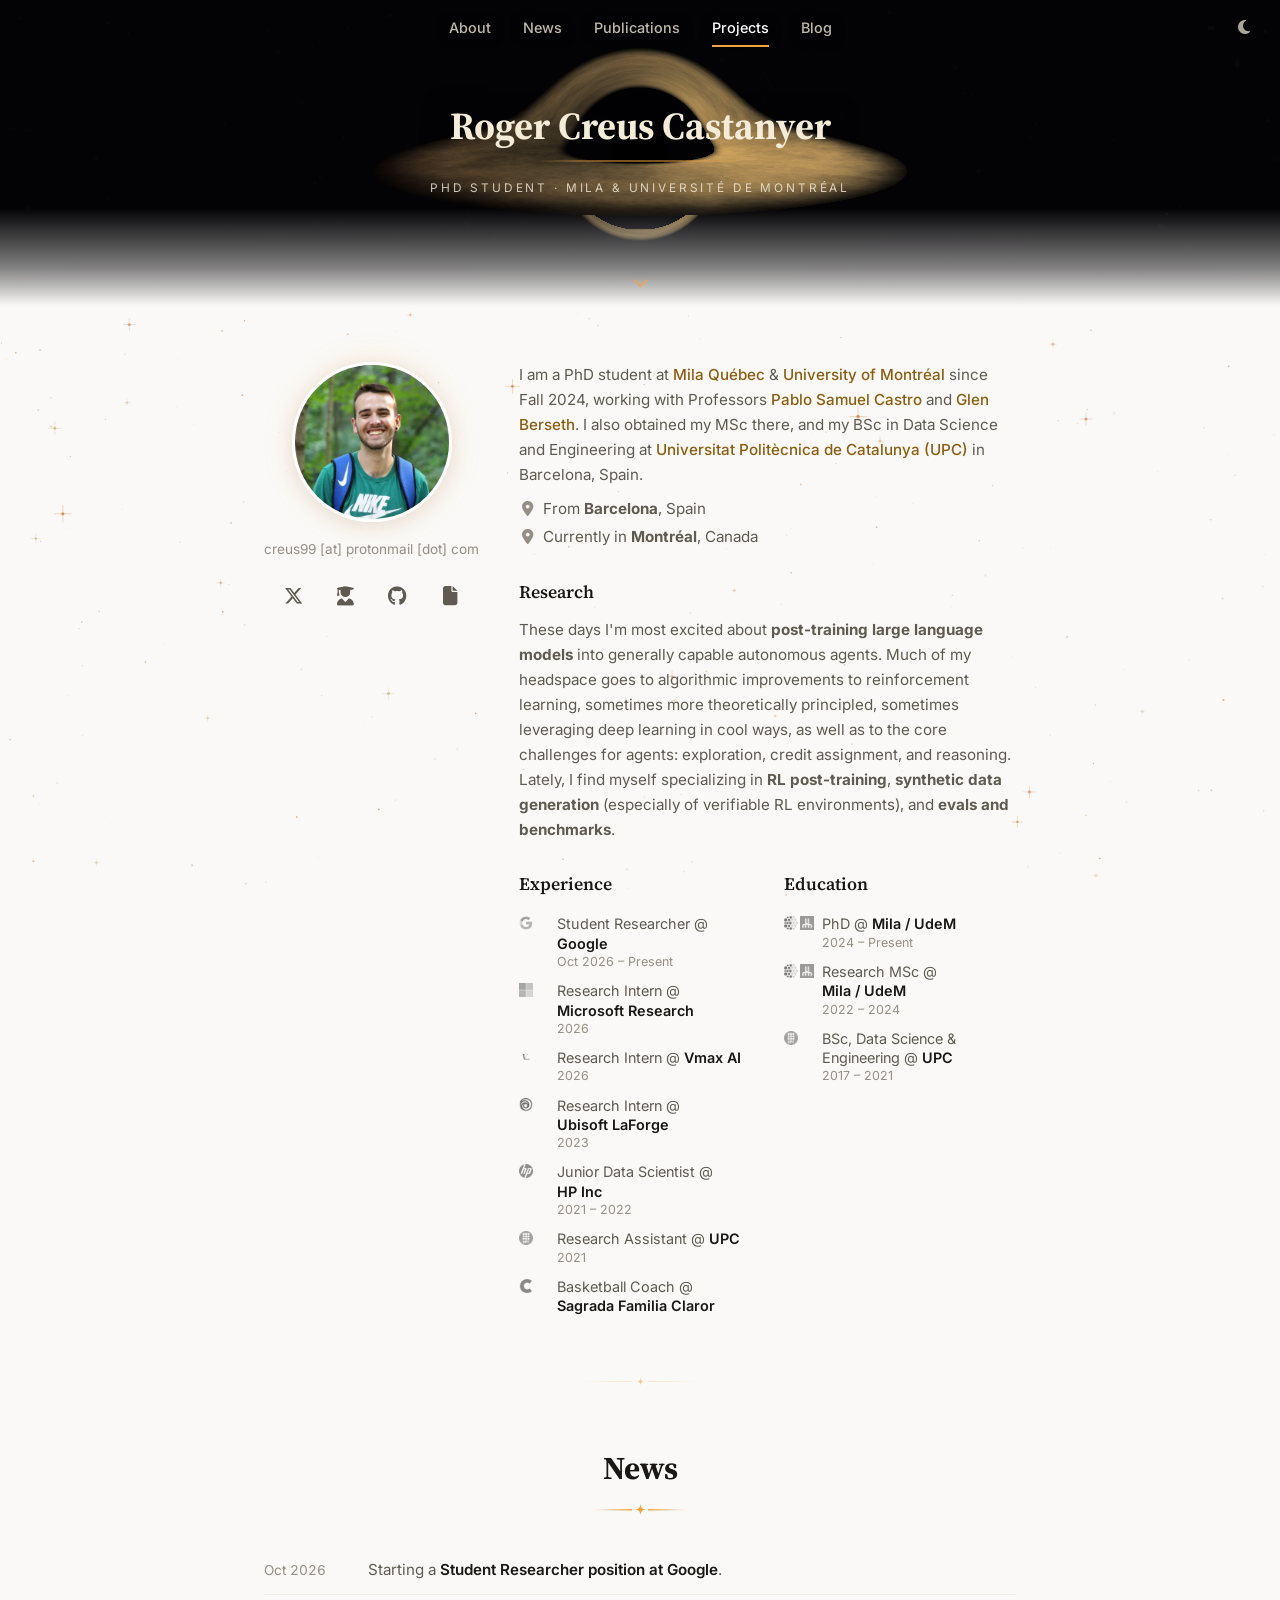
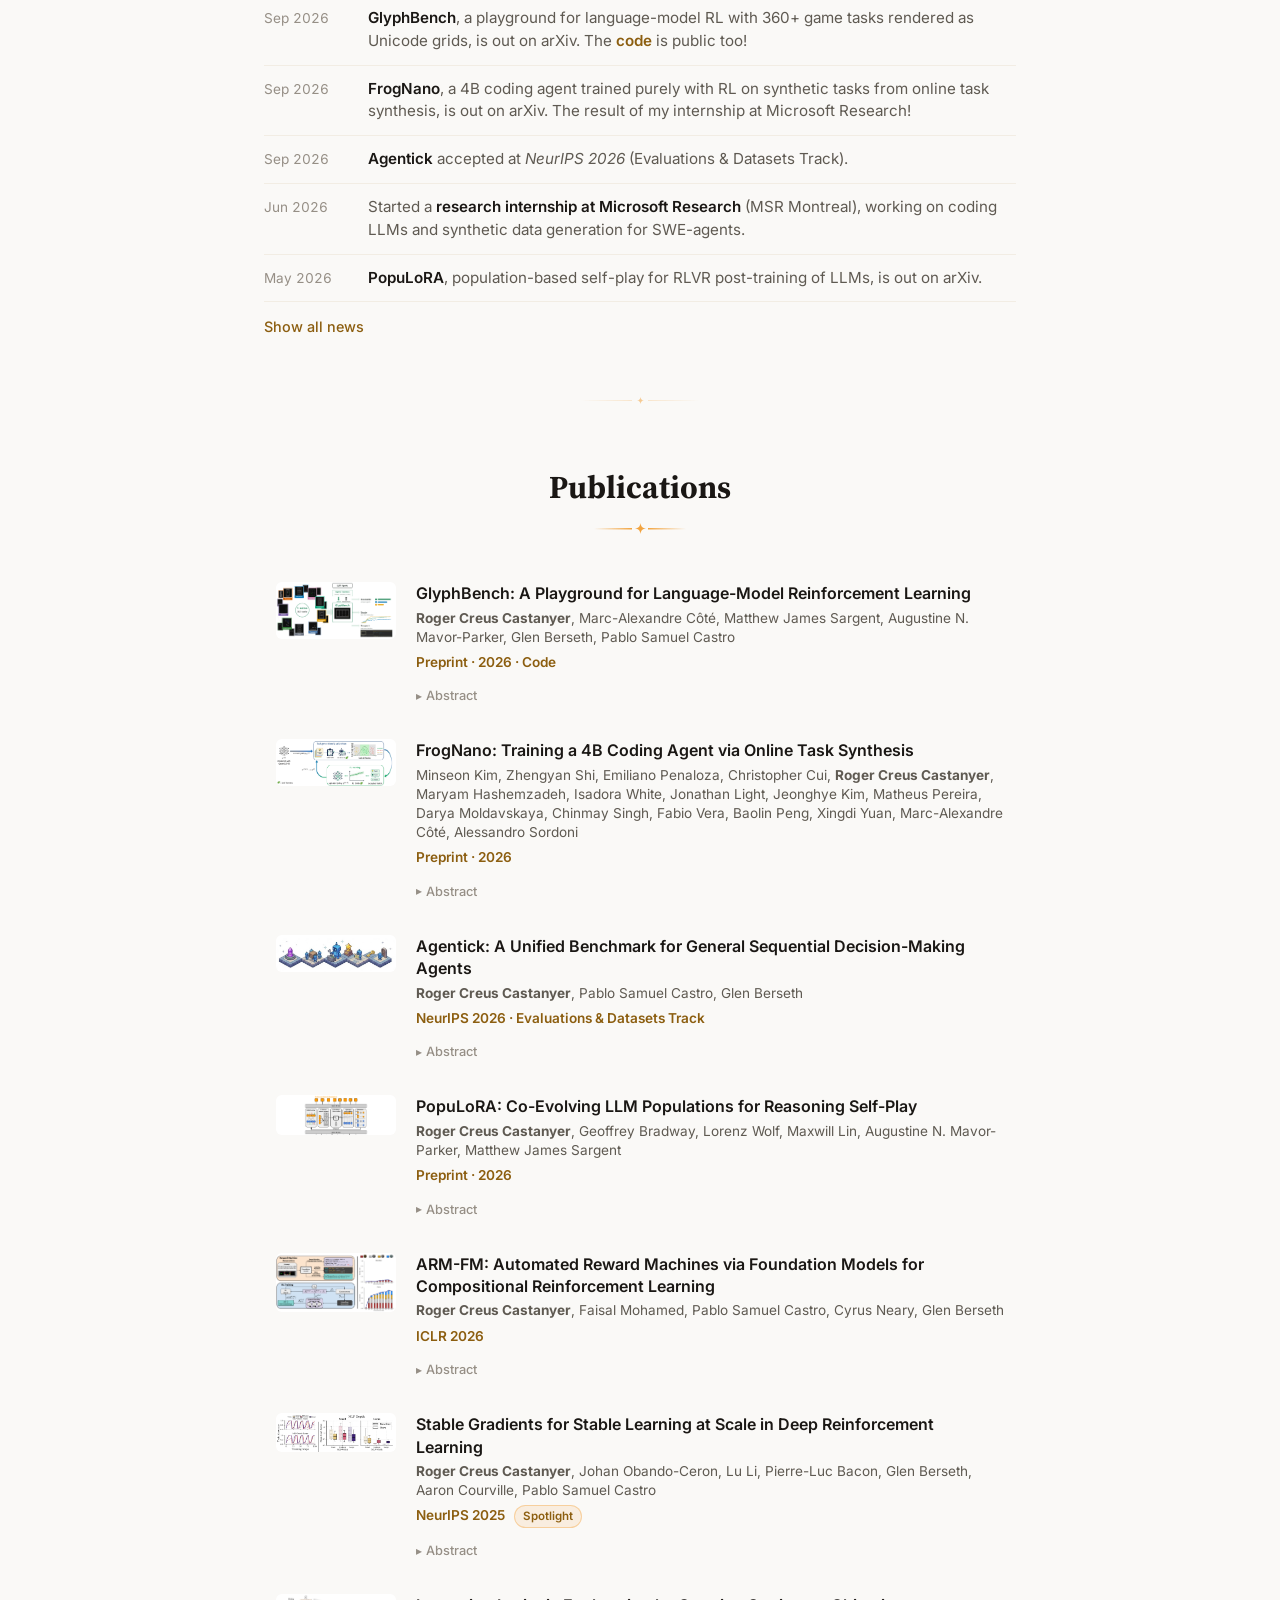
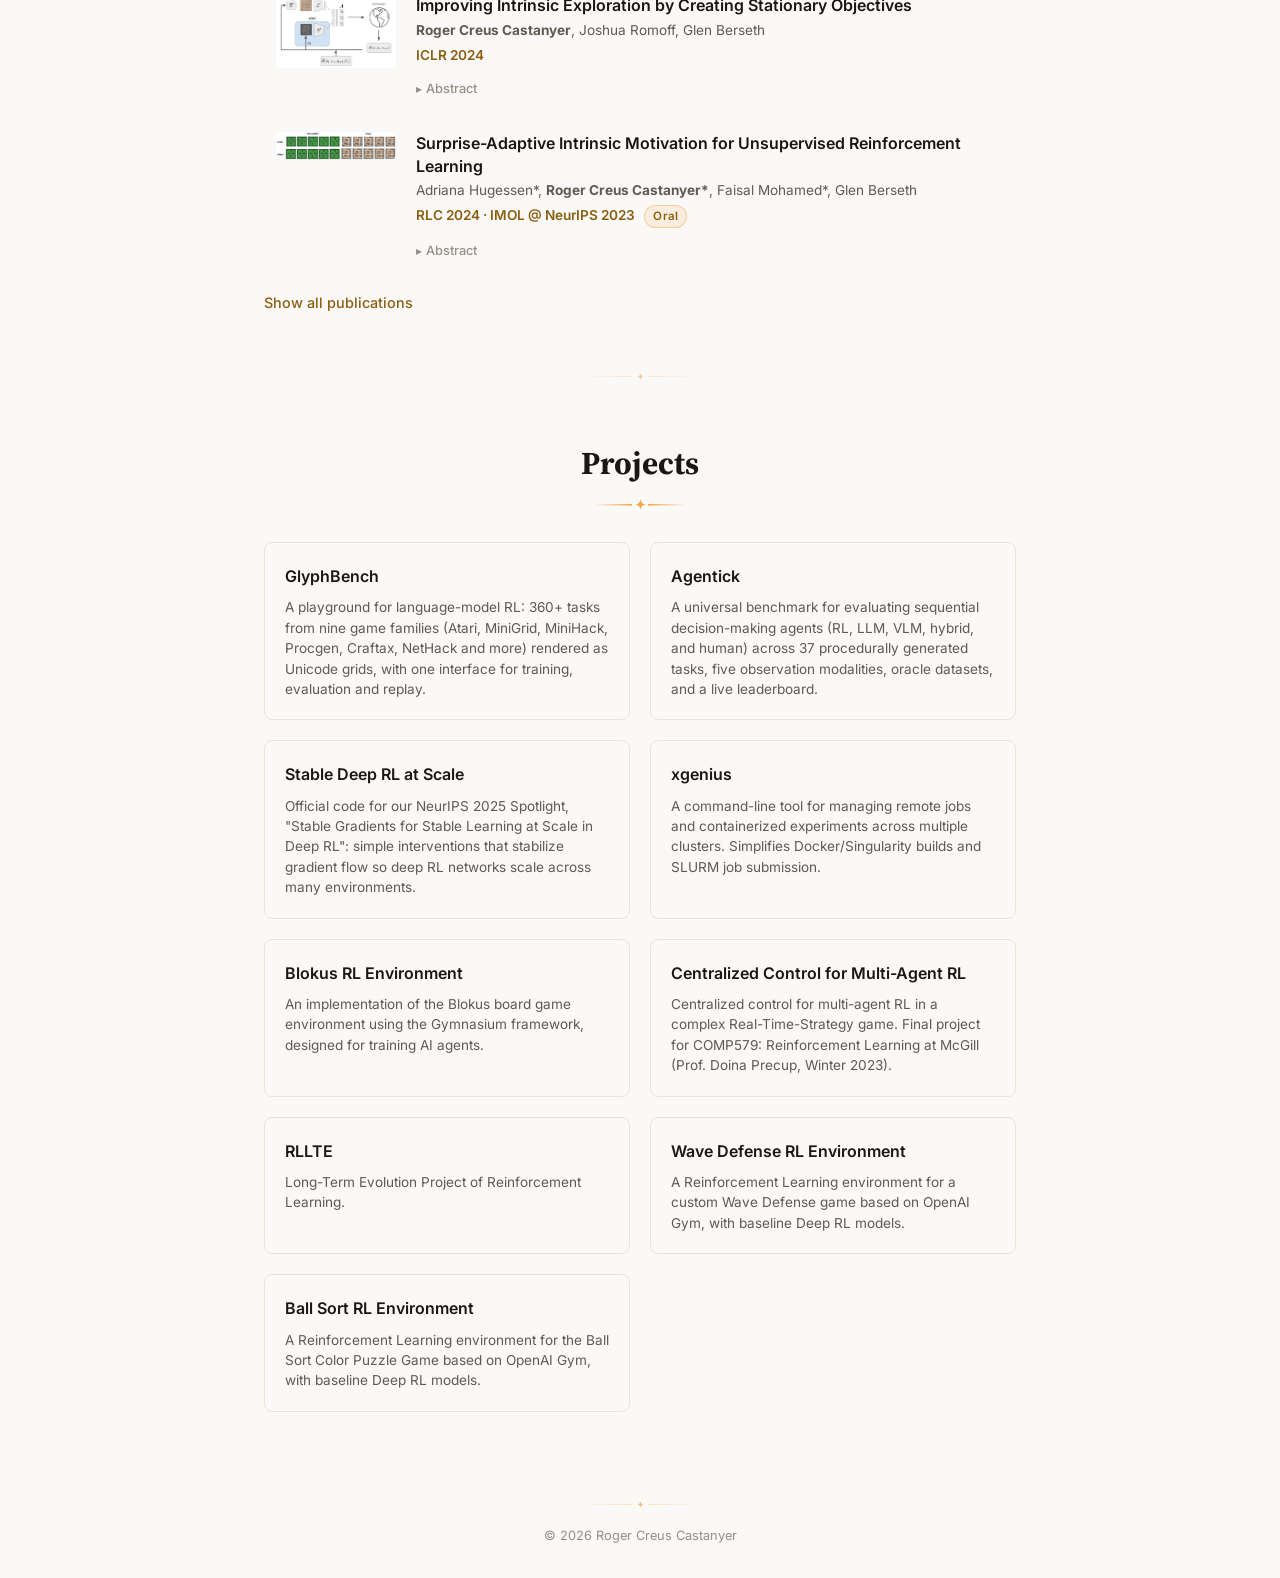
<file: index.html>
<!DOCTYPE html>
<html lang="en">
<head>
    <meta charset="UTF-8">
    <meta name="viewport" content="width=device-width, initial-scale=1.0">
    <meta name="theme-color" content="#faf9f7">
    <script>
      /* set theme before paint to avoid a flash of the wrong colours */
      (function () {
        try {
          var t = localStorage.getItem('theme');
          if (t !== 'dark' && t !== 'light') {
            t = matchMedia('(prefers-color-scheme: dark)').matches ? 'dark' : 'light';
          }
          document.documentElement.setAttribute('data-theme', t);
          var m = document.querySelector('meta[name="theme-color"]');
          if (m) m.setAttribute('content', t === 'dark' ? '#110f0e' : '#faf9f7');
        } catch (e) {}
      })();
    </script>
    <title>Roger Creus Castanyer · PhD Student, RL &amp; Foundation Models</title>
    <link rel="icon" href="favicon.svg" type="image/svg+xml">
    <link rel="icon" href="favicon-32x32.png" sizes="32x32" type="image/png">
    <link rel="icon" href="favicon-16x16.png" sizes="16x16" type="image/png">
    <link rel="apple-touch-icon" href="apple-touch-icon.png">
    <meta name="description" content="Roger Creus Castanyer is a PhD student at Mila &amp; Université de Montréal researching general, autonomous agents at the intersection of deep reinforcement learning and foundation models.">
    <meta name="author" content="Roger Creus Castanyer">
    <link rel="canonical" href="https://roger-creus.github.io/">
    <!-- Open Graph / Twitter share cards -->
    <meta property="og:type" content="website">
    <meta property="og:url" content="https://roger-creus.github.io/">
    <meta property="og:title" content="Roger Creus Castanyer · PhD Student, RL &amp; Foundation Models">
    <meta property="og:description" content="PhD student at Mila &amp; Université de Montréal researching general, autonomous agents at the intersection of deep reinforcement learning and foundation models.">
    <meta property="og:image" content="https://roger-creus.github.io/pics/personal.jpg">
    <meta property="og:image:alt" content="Roger Creus Castanyer">
    <meta name="twitter:card" content="summary">
    <meta name="twitter:creator" content="@creus_roger">
    <meta name="twitter:title" content="Roger Creus Castanyer · PhD Student, RL &amp; Foundation Models">
    <meta name="twitter:description" content="PhD student at Mila &amp; Université de Montréal researching general, autonomous agents at the intersection of deep RL and foundation models.">
    <meta name="twitter:image" content="https://roger-creus.github.io/pics/personal.jpg">
    <link rel="preconnect" href="https://fonts.googleapis.com">
    <link rel="preconnect" href="https://fonts.gstatic.com" crossorigin>
    <link href="https://fonts.googleapis.com/css2?family=Inter:wght@400;500;600;700&family=Source+Serif+4:opsz,wght@8..60,600;8..60,700&display=swap" rel="stylesheet">
    <link rel="stylesheet" href="https://cdnjs.cloudflare.com/ajax/libs/font-awesome/6.5.1/css/all.min.css">
    <link rel="stylesheet" href="main.css">
    <noscript>
        <style>
            /* No JS: nav can't toggle solid on scroll, so keep it legible. */
            .nav { background: var(--nav-bg); backdrop-filter: blur(12px); -webkit-backdrop-filter: blur(12px); border-bottom: 1px solid var(--border); }
            .nav__link { color: var(--text-secondary); text-shadow: none; }
            .nav__link::after { background: var(--accent); }
            .nav__burger span { background: var(--text); }
        </style>
    </noscript>
</head>
<body>
    <nav class="nav" id="nav">
        <div class="nav__inner">
            <button class="nav__burger" id="navBurger" aria-label="Toggle menu" aria-expanded="false">
                <span></span><span></span><span></span>
            </button>
            <div class="nav__links" id="navLinks">
                <a href="#about" class="nav__link">About</a>
                <a href="#news" class="nav__link">News</a>
                <a href="#publications" class="nav__link">Publications</a>
                <a href="#projects" class="nav__link">Projects</a>
                <a href="blog/" class="nav__link">Blog</a>
            </div>
        </div>
        <button class="theme-toggle" id="themeToggle" aria-label="Toggle dark mode" title="Toggle dark mode">
            <i class="fa-solid fa-moon theme-icon-dark" aria-hidden="true"></i>
            <i class="fa-solid fa-sun theme-icon-light" aria-hidden="true"></i>
        </button>
    </nav>

    <main>
        <!-- ===== Black hole hero band ===== -->
        <header class="hero-band" id="heroBand" aria-label="Roger Creus Castanyer">
            <div class="hero-band__fallback" aria-hidden="true"></div>
            <canvas id="bh" aria-hidden="true"></canvas>
            <div class="hero-band__fade" aria-hidden="true"></div>
            <div class="hero-band__overlay">
                <h1 class="hero-band__name">Roger Creus Castanyer</h1>
                <span class="hero-band__rule" aria-hidden="true"></span>
                <p class="hero-band__aff">
                    <span class="hero-band__aff-full">PhD Student · Mila &amp; Université de Montréal</span>
                    <span class="hero-band__aff-short">PhD Student · Mila / UdeM</span>
                </p>
            </div>
            <span class="hero-band__scroll" aria-hidden="true"><i class="fa-solid fa-chevron-down"></i></span>
        </header>

        <!-- ===== About ===== -->
        <section id="about" class="section fade-in">
            <div class="wrap">
                <div class="hero">
                    <div class="hero__sidebar">
                        <img src="./pics/personal.jpg" alt="Roger Creus Castanyer" class="hero__photo">
                        <p class="hero__email">creus99 [at] protonmail [dot] com</p>
                        <div class="hero__social">
                            <a href="https://twitter.com/creus_roger" target="_blank" aria-label="X (Twitter)"><i class="fa-brands fa-x-twitter"></i></a>
                            <a href="https://scholar.google.ca/citations?hl=en&user=E3y_txsAAAAJ" target="_blank" aria-label="Google Scholar"><i class="fa-solid fa-user-graduate"></i></a>
                            <a href="https://github.com/roger-creus" target="_blank" aria-label="GitHub"><i class="fa-brands fa-github"></i></a>
                            <a href="./uploads/RogerCreusCV.pdf" target="_blank" aria-label="CV"><i class="fa-solid fa-file"></i></a>
                        </div>
                    </div>
                    <div class="hero__content">
                        <p>
                            I am a PhD student at <a href="https://mila.quebec/en/" target="_blank">Mila Québec</a> &amp; <a href="https://diro.umontreal.ca/english/home/" target="_blank">University of Montréal</a> since Fall 2024,
                            working with Professors <a href="https://psc-g.github.io/" target="_blank">Pablo Samuel Castro</a> and <a href="https://neo-x.github.io/" target="_blank">Glen Berseth</a>.
                            I also obtained my MSc there, and my BSc in Data Science and Engineering at <a href="https://dse.upc.edu/en" target="_blank">Universitat Politècnica de Catalunya (UPC)</a> in Barcelona, Spain.
                        </p>
                        <p class="hero__location">
                            <i class="fa-solid fa-location-dot"></i> From <strong>Barcelona</strong>, Spain<br>
                            <i class="fa-solid fa-location-dot"></i> Currently in <strong>Montréal</strong>, Canada
                        </p>

                        <h2>Research</h2>
                        <p>
                            These days I'm most excited about <strong>post-training large language models</strong> into generally capable autonomous agents. Much of my headspace goes to algorithmic improvements to reinforcement learning, sometimes more theoretically principled, sometimes leveraging deep learning in cool ways, as well as to the core challenges for agents: exploration, credit assignment, and reasoning. Lately, I find myself specializing in <strong>RL post-training</strong>, <strong>synthetic data generation</strong> (especially of verifiable RL environments), and <strong>evals and benchmarks</strong>.
                        </p>

                        <div class="cv-cols">
                            <div class="cv-col">
                                <h2>Experience</h2>
                                <ul class="experience-list">
                                    <li><span class="exp-logos"><img class="exp-logo" src="pics/logos/google.png" alt="" aria-hidden="true"></span><span class="exp-body"><span class="exp-role">Student Researcher @ <strong>Google</strong></span><span class="exp-date">Oct 2026 – Present</span></span></li>
                                    <li><span class="exp-logos"><img class="exp-logo" src="pics/logos/microsoft.png" alt="" aria-hidden="true"></span><span class="exp-body"><span class="exp-role">Research Intern @ <strong>Microsoft Research</strong></span><span class="exp-date">2026</span></span></li>
                                    <li><span class="exp-logos"><img class="exp-logo" src="pics/logos/vmax.png" alt="" aria-hidden="true"></span><span class="exp-body"><span class="exp-role">Research Intern @ <strong>Vmax AI</strong></span><span class="exp-date">2026</span></span></li>
                                    <li><span class="exp-logos"><img class="exp-logo" src="pics/logos/ubisoft.png" alt="" aria-hidden="true"></span><span class="exp-body"><span class="exp-role">Research Intern @ <strong>Ubisoft LaForge</strong></span><span class="exp-date">2023</span></span></li>
                                    <li><span class="exp-logos"><img class="exp-logo" src="pics/logos/hp.png" alt="" aria-hidden="true"></span><span class="exp-body"><span class="exp-role">Junior Data Scientist @ <strong>HP Inc</strong></span><span class="exp-date">2021 – 2022</span></span></li>
                                    <li><span class="exp-logos"><img class="exp-logo" src="pics/logos/upc.png" alt="" aria-hidden="true"></span><span class="exp-body"><span class="exp-role">Research Assistant @ <strong>UPC</strong></span><span class="exp-date">2021</span></span></li>
                                    <li><span class="exp-logos"><img class="exp-logo" src="pics/logos/claror.png" alt="" aria-hidden="true"></span><span class="exp-body"><span class="exp-role">Basketball Coach @ <strong>Sagrada Familia Claror</strong></span></span></li>
                                </ul>
                            </div>
                            <div class="cv-col">
                                <h2>Education</h2>
                                <ul class="experience-list">
                                    <li><span class="exp-logos"><img class="exp-logo" src="pics/logos/mila.png" alt="" aria-hidden="true"><img class="exp-logo" src="pics/logos/udem.png" alt="" aria-hidden="true"></span><span class="exp-body"><span class="exp-role">PhD @ <strong>Mila / UdeM</strong></span><span class="exp-date">2024 – Present</span></span></li>
                                    <li><span class="exp-logos"><img class="exp-logo" src="pics/logos/mila.png" alt="" aria-hidden="true"><img class="exp-logo" src="pics/logos/udem.png" alt="" aria-hidden="true"></span><span class="exp-body"><span class="exp-role">Research MSc @ <strong>Mila / UdeM</strong></span><span class="exp-date">2022 – 2024</span></span></li>
                                    <li><span class="exp-logos"><img class="exp-logo" src="pics/logos/upc.png" alt="" aria-hidden="true"></span><span class="exp-body"><span class="exp-role">BSc, Data Science &amp; Engineering @ <strong>UPC</strong></span><span class="exp-date">2017 – 2021</span></span></li>
                                </ul>
                            </div>
                        </div>
                    </div>
                </div>
            </div>
        </section>

        <hr class="divider">

        <!-- ===== News ===== -->
        <section id="news" class="section fade-in">
            <div class="wrap">
                <h2 class="section-title">News</h2>
                <div class="news-list">
                    <div class="news-item">
                        <span class="news-date">Oct 2026</span>
                        <span class="news-text">Starting a <strong>Student Researcher position at Google</strong>.</span>
                    </div>
                    <div class="news-item">
                        <span class="news-date">Sep 2026</span>
                        <span class="news-text"><a href="https://arxiv.org/abs/2609.34214" target="_blank"><strong>GlyphBench</strong></a>, a playground for language-model RL with 360+ game tasks rendered as Unicode grids, is out on arXiv. The <a href="https://github.com/VmaxAI/glyphbench" target="_blank">code</a> is public too!</span>
                    </div>
                    <div class="news-item">
                        <span class="news-date">Sep 2026</span>
                        <span class="news-text"><a href="https://arxiv.org/abs/2609.07925" target="_blank"><strong>FrogNano</strong></a>, a 4B coding agent trained purely with RL on synthetic tasks from online task synthesis, is out on arXiv. The result of my internship at Microsoft Research!</span>
                    </div>
                    <div class="news-item">
                        <span class="news-date">Sep 2026</span>
                        <span class="news-text"><a href="https://arxiv.org/abs/2605.06869" target="_blank"><strong>Agentick</strong></a> accepted at <em>NeurIPS 2026</em> (Evaluations &amp; Datasets Track).</span>
                    </div>
                    <div class="news-item">
                        <span class="news-date">Jun 2026</span>
                        <span class="news-text">Started a <strong>research internship at Microsoft Research</strong> (MSR Montreal), working on coding LLMs and synthetic data generation for SWE-agents.</span>
                    </div>
                    <div class="news-item">
                        <span class="news-date">May 2026</span>
                        <span class="news-text"><a href="https://arxiv.org/abs/2605.16727" target="_blank"><strong>PopuLoRA</strong></a>, population-based self-play for RLVR post-training of LLMs, is out on arXiv.</span>
                    </div>
                    <div class="news-item news-item--hidden">
                        <span class="news-date">May 2026</span>
                        <span class="news-text"><a href="https://arxiv.org/abs/2605.06869" target="_blank"><strong>Agentick</strong></a>, a unified benchmark for sequential decision-making agents, is out on arXiv.</span>
                    </div>
                    <div class="news-item news-item--hidden">
                        <span class="news-date">Apr 2026</span>
                        <span class="news-text">Awarded the <strong>Doctoral Research Scholarship (B2)</strong> for PhD studies from the <em>Fonds de Recherche du Québec (FRQNT)</em>.</span>
                    </div>
                    <div class="news-item news-item--hidden">
                        <span class="news-date">Jan 2026</span>
                        <span class="news-text"><a href="https://arxiv.org/abs/2510.14176" target="_blank"><strong>ARM-FM</strong></a> accepted at <em>ICLR 2026</em>.</span>
                    </div>
                    <div class="news-item news-item--hidden">
                        <span class="news-date">Jan 2026</span>
                        <span class="news-text">Started a <strong>research internship at Vmax</strong>, working on LLM post-training and synthetic data generation at scale for SWE-agents.</span>
                    </div>
                    <div class="news-item news-item--hidden">
                        <span class="news-date">Jun 2025</span>
                        <span class="news-text"><a href="https://arxiv.org/pdf/2506.15544" target="_blank"><strong>Stable Gradients</strong></a> published at <em>NeurIPS 2025</em> as <strong>Spotlight (top 3%)</strong>.</span>
                    </div>
                    <div class="news-item news-item--hidden">
                        <span class="news-date">Feb 2025</span>
                        <span class="news-text">Obtained the <strong>AI Research Scholarship</strong> from Université de Montréal.</span>
                    </div>
                    <div class="news-item news-item--hidden">
                        <span class="news-date">Dec 2024</span>
                        <span class="news-text">Obtained the <strong>Academic Excellence Scholarship</strong> from Université de Montréal.</span>
                    </div>
                    <!-- Hidden older news -->
                    <div class="news-item news-item--hidden">
                        <span class="news-date">Sep 2024</span>
                        <span class="news-text"><strong>Started my PhD</strong> at UdeM and Mila under Professors Pablo Samuel Castro and Glen Berseth.</span>
                    </div>
                    <div class="news-item news-item--hidden">
                        <span class="news-date">Aug 2024</span>
                        <span class="news-text">Graduated with a <strong>Research MSc in CS &amp; AI</strong> from UdeM / Mila. Made it to the <a href="https://esp.umontreal.ca/les-esp/liste-dhonneur-du-recteur/#c764674" target="_blank"><strong>Dean's List!</strong></a> <a href="https://umontreal.scholaris.ca/items/6102c062-b56d-4065-9005-fd0d64accea1" target="_blank"><strong>Read my thesis</strong></a></span>
                    </div>
                    <div class="news-item news-item--hidden">
                        <span class="news-date">Jun 2024</span>
                        <span class="news-text">Received the <strong>End-of-Studies Scholarship</strong> from Université de Montréal to complete my MSc thesis.</span>
                    </div>
                    <div class="news-item news-item--hidden">
                        <span class="news-date">May 2024</span>
                        <span class="news-text"><a href="https://arxiv.org/abs/2405.17243" target="_blank"><strong>Surprise-Adaptive Intrinsic Motivation</strong></a> published at <em>RLC 2024</em>.</span>
                    </div>
                    <div class="news-item news-item--hidden">
                        <span class="news-date">Apr 2024</span>
                        <span class="news-text"><a href="https://arxiv.org/abs/2405.19548" target="_blank"><strong>RLeXplore</strong></a> published at <em>TMLR 2024</em>.</span>
                    </div>
                    <div class="news-item news-item--hidden">
                        <span class="news-date">Feb 2024</span>
                        <span class="news-text"><a href="https://arxiv.org/abs/2310.18144" target="_blank"><strong>SOFE</strong></a> published at <em>ICLR 2024</em>.</span>
                    </div>
                    <div class="news-item news-item--hidden">
                        <span class="news-date">Dec 2023</span>
                        <span class="news-text"><a href="https://arxiv.org/abs/2405.17243" target="_blank"><strong>Surprise-Adaptive Intrinsic Motivation</strong></a> accepted at <em>IMOL workshop @ NeurIPS 2023</em>. <strong>Selected for Oral!</strong></span>
                    </div>
                    <div class="news-item news-item--hidden">
                        <span class="news-date">2021</span>
                        <span class="news-text"><a href="https://imatge.upc.edu/web/sites/default/files/pub/cCreus.pdf" target="_blank"><strong>PixelEDL</strong></a> accepted at <em>Embodied AI @ CVPR 2021</em>.</span>
                    </div>
                    <div class="news-item news-item--hidden">
                        <span class="news-date">2021</span>
                        <span class="news-text"><a href="https://arxiv.org/abs/2107.08398" target="_blank"><strong>Unsupervised Skill-Discovery in Minecraft</strong></a> accepted at <em>URL @ ICML 2021</em>.</span>
                    </div>
                    <div class="news-item news-item--hidden">
                        <span class="news-date">2021</span>
                        <span class="news-text"><a href="https://imatge.upc.edu/web/sites/default/files/pub/cNieto.pdf" target="_blank"><strong>PiCoEDL</strong></a> accepted at <em>Embodied AI @ CVPR 2021</em>.</span>
                    </div>
                    <div class="news-item news-item--hidden">
                        <span class="news-date">2021</span>
                        <span class="news-text"><a href="https://arxiv.org/abs/2103.07286" target="_blank"><strong>Integration of CNNs in Mobile Applications</strong></a> accepted at <em>AI Engineering @ ICSE 2021</em>.</span>
                    </div>
                    <div class="news-item news-item--hidden">
                        <span class="news-date">2021</span>
                        <span class="news-text"><a href="https://arxiv.org/abs/2109.15284" target="_blank"><strong>Design Decisions for Greener AI</strong></a> published at <em>EMSE 2022</em>.</span>
                    </div>
                    <div class="news-item news-item--hidden">
                        <span class="news-date">2021</span>
                        <span class="news-text"><a href="https://aclanthology.org/2020.webnlg-1.5.pdf" target="_blank"><strong>Enhancing Seq2Seq for RDF-to-Text</strong></a> accepted at <em>WebNLG @ EMNLP 2020</em>.</span>
                    </div>
                </div>
                <button class="news-toggle" id="newsToggle">Show all news</button>
            </div>
        </section>

        <hr class="divider">

        <!-- ===== Publications ===== -->
        <section id="publications" class="section fade-in">
            <div class="wrap">
                <h2 class="section-title">Publications</h2>
                <div class="pub-list">

                    <div class="pub-card">
                        <a href="https://arxiv.org/abs/2609.34214" target="_blank" class="pub-card__img-link">
                            <img src="pics/glyphbench.png" alt="GlyphBench" class="pub-card__img">
                        </a>
                        <div class="pub-card__body">
                            <a href="https://arxiv.org/abs/2609.34214" target="_blank" class="pub-card__title">GlyphBench: A Playground for Language-Model Reinforcement Learning</a>
                            <p class="pub-card__authors"><strong>Roger Creus Castanyer</strong>, Marc-Alexandre Côté, Matthew James Sargent, Augustine N. Mavor-Parker, Glen Berseth, Pablo Samuel Castro</p>
                            <p class="pub-card__venue">Preprint · 2026 · <a href="https://github.com/VmaxAI/glyphbench" target="_blank">Code</a></p>
                            <details class="pub-card__details">
                                <summary>Abstract</summary>
                                <p class="pub-card__abstract">We introduce GlyphBench, an environment suite for reinforcement learning (RL) post-training of language-model agents, with over 360 tasks spanning diverse games. GlyphBench renders spatial observations as two-dimensional Unicode grids and connects training, evaluation, and trajectory replay through a unified interface designed to support efficient and reproducible research. We use GlyphBench to study how observation interfaces, reasoning effort, and agent harnesses affect performance, and how RL configurations shape learning dynamics. Glyph observations outperform native text and pixels in our Craftax experiments, with further gains on several BALROG environments. RL on 100 GlyphBench tasks improves Qwen3.5-4B on held-out Reasoning Gym problems, reaching 63.48% accuracy and outperforming the base model, a math-trained baseline, and a code-trained baseline, evidence that reasoning gains from gameplay can yield stronger transfer than math or code.</p>
                            </details>
                        </div>
                    </div>

                    <div class="pub-card">
                        <a href="https://arxiv.org/abs/2609.07925" target="_blank" class="pub-card__img-link">
                            <img src="pics/frognano.png" alt="FrogNano" class="pub-card__img">
                        </a>
                        <div class="pub-card__body">
                            <a href="https://arxiv.org/abs/2609.07925" target="_blank" class="pub-card__title">FrogNano: Training a 4B Coding Agent via Online Task Synthesis</a>
                            <p class="pub-card__authors">Minseon Kim, Zhengyan Shi, Emiliano Penaloza, Christopher Cui, <strong>Roger Creus Castanyer</strong>, Maryam Hashemzadeh, Isadora White, Jonathan Light, Jeonghye Kim, Matheus Pereira, Darya Moldavskaya, Chinmay Singh, Fabio Vera, Baolin Peng, Xingdi Yuan, Marc-Alexandre Côté, Alessandro Sordoni</p>
                            <p class="pub-card__venue">Preprint · 2026</p>
                            <details class="pub-card__details">
                                <summary>Abstract</summary>
                                <p class="pub-card__abstract">We present FrogNano, a 4B coding agent designed to tackle software engineering (SWE) tasks efficiently and effectively, even in resource-constrained settings. It is post-trained exclusively via RL on around 1,500 SWE environments with synthetic tasks. A key ingredient is an online task synthesis pipeline that creates tasks calibrated to the frontier of learnability for the current checkpoint. We provide evidence that competitive small coding agents can be trained with synthetic tasks alone, without distillation from larger models, and that generating tasks at the learnability frontier of the current agent is important. We report details on the training methodology, evaluations across diverse environments, and in-depth analyses, as a foundation for lightweight yet capable coding agents that run on minimal hardware.</p>
                            </details>
                        </div>
                    </div>

                    <div class="pub-card">
                        <a href="https://arxiv.org/abs/2605.06869" target="_blank" class="pub-card__img-link">
                            <img src="pics/agentick.png" alt="Agentick" class="pub-card__img">
                        </a>
                        <div class="pub-card__body">
                            <a href="https://arxiv.org/abs/2605.06869" target="_blank" class="pub-card__title">Agentick: A Unified Benchmark for General Sequential Decision-Making Agents</a>
                            <p class="pub-card__authors"><strong>Roger Creus Castanyer</strong>, Pablo Samuel Castro, Glen Berseth</p>
                            <p class="pub-card__venue">NeurIPS 2026 · Evaluations &amp; Datasets Track</p>
                            <details class="pub-card__details">
                                <summary>Abstract</summary>
                                <p class="pub-card__abstract">AI agent research spans a wide spectrum, from RL agents that learn from scratch to foundation-model agents that leverage pre-trained knowledge, yet no unified benchmark enables fair comparison across these approaches. We present Agentick, a benchmark for sequential decision-making agents designed to evaluate RL, LLM, VLM, hybrid, and human agents on common ground. It provides 37 procedurally generated tasks across six capability categories, four difficulty levels, and five observation modalities through a single Gymnasium-compatible interface, and ships with a coding API, oracle reference policies, pre-built SFT datasets, a composable agent harness, and a live leaderboard. An evaluation spanning 27 configurations and over 90,000 episodes reveals that no single approach dominates, providing the empirical infrastructure to drive progress toward general autonomous agents, both as an evaluation framework and as a training ground for RL post-training of foundation models.</p>
                            </details>
                        </div>
                    </div>

                    <div class="pub-card">
                        <a href="https://arxiv.org/abs/2605.16727" target="_blank" class="pub-card__img-link">
                            <img src="pics/populora.png" alt="PopuLoRA" class="pub-card__img">
                        </a>
                        <div class="pub-card__body">
                            <a href="https://arxiv.org/abs/2605.16727" target="_blank" class="pub-card__title">PopuLoRA: Co-Evolving LLM Populations for Reasoning Self-Play</a>
                            <p class="pub-card__authors"><strong>Roger Creus Castanyer</strong>, Geoffrey Bradway, Lorenz Wolf, Maxwill Lin, Augustine N. Mavor-Parker, Matthew James Sargent</p>
                            <p class="pub-card__venue">Preprint · 2026</p>
                            <details class="pub-card__details">
                                <summary>Abstract</summary>
                                <p class="pub-card__abstract">We introduce PopuLoRA, a population-based asymmetric self-play framework for reinforcement learning with verifiable rewards (RLVR) post-training of LLMs. Teachers and students are specialised LoRA adapters on a shared frozen base: teachers propose problems, matched students solve them under a programmatic verifier, and cross-evaluation between sub-populations replaces the self-calibration that limits single-agent self-play. A family of LoRA weight-space evolution operators (mutations and crossovers that produce same-rank population members in seconds) serves as the replacement step of a population-based training loop at 7B scale. Where a single agent self-calibrates to generating easy problems it can reliably solve, the population enters a co-evolutionary arms race: teachers produce increasingly complex problems, student solve rates oscillate, and problem-space coverage keeps expanding throughout training. The population mean outperforms a compute-matched single-agent baseline across three code and seven math benchmarks, and even its weakest member beats the baseline on aggregate.</p>
                            </details>
                        </div>
                    </div>

                    <div class="pub-card">
                        <a href="https://arxiv.org/abs/2510.14176" target="_blank" class="pub-card__img-link">
                            <img src="pics/arm_fm.png" alt="ARM-FM" class="pub-card__img">
                        </a>
                        <div class="pub-card__body">
                            <a href="https://arxiv.org/abs/2510.14176" target="_blank" class="pub-card__title">ARM-FM: Automated Reward Machines via Foundation Models for Compositional Reinforcement Learning</a>
                            <p class="pub-card__authors"><strong>Roger Creus Castanyer</strong>, Faisal Mohamed, Pablo Samuel Castro, Cyrus Neary, Glen Berseth</p>
                            <p class="pub-card__venue">ICLR 2026</p>
                            <details class="pub-card__details">
                                <summary>Abstract</summary>
                                <p class="pub-card__abstract">We present ARM-FM, a framework for automated, compositional reward design in reinforcement learning using foundation models to automatically generate reward machines (formal automata for specifying objectives) directly from natural language. By pairing high-level reasoning of foundation models with reward machines' structured formalism, ARM-FM enables robust, generalizable RL agents and demonstrates effectiveness, including zero-shot generalization, on diverse, challenging environments.</p>
                            </details>
                        </div>
                    </div>

                    <div class="pub-card">
                        <a href="https://arxiv.org/pdf/2506.15544" target="_blank" class="pub-card__img-link">
                            <img src="pics/stable_gradients.png" alt="Stable Gradients" class="pub-card__img">
                        </a>
                        <div class="pub-card__body">
                            <a href="https://arxiv.org/pdf/2506.15544" target="_blank" class="pub-card__title">Stable Gradients for Stable Learning at Scale in Deep Reinforcement Learning</a>
                            <p class="pub-card__authors"><strong>Roger Creus Castanyer</strong>, Johan Obando-Ceron, Lu Li, Pierre-Luc Bacon, Glen Berseth, Aaron Courville, Pablo Samuel Castro</p>
                            <p class="pub-card__venue">NeurIPS 2025 <span class="pub-badge">Spotlight</span></p>
                            <details class="pub-card__details">
                                <summary>Abstract</summary>
                                <p class="pub-card__abstract">This work investigates why scaling deep reinforcement learning networks often degrades performance, identifying the interplay of non-stationarity and gradient pathologies from suboptimal architectures as key causes. Through empirical analysis, we propose simple, easily integrated interventions that stabilize gradient flow, enabling robust performance across varying depths and widths. Our approach is compatible with standard algorithms and achieves strong results across diverse agents and environments, offering a practical path toward scaling deep RL effectively.</p>
                            </details>
                        </div>
                    </div>

                    <div class="pub-card">
                        <a href="https://arxiv.org/abs/2310.18144" target="_blank" class="pub-card__img-link">
                            <img src="pics/sofe.png" alt="SOFE" class="pub-card__img">
                        </a>
                        <div class="pub-card__body">
                            <a href="https://arxiv.org/abs/2310.18144" target="_blank" class="pub-card__title">Improving Intrinsic Exploration by Creating Stationary Objectives</a>
                            <p class="pub-card__authors"><strong>Roger Creus Castanyer</strong>, Joshua Romoff, Glen Berseth</p>
                            <p class="pub-card__venue">ICLR 2024</p>
                            <details class="pub-card__details">
                                <summary>Abstract</summary>
                                <p class="pub-card__abstract">We identify that any intrinsic reward function derived from count-based methods is non-stationary and hence induces a difficult objective to optimize for the agent. The key contribution of our work lies in transforming the original non-stationary rewards into stationary rewards through an augmented state representation. We introduce the Stationary Objectives For Exploration (SOFE) framework. Our experiments show that SOFE improves the agents' performance in challenging exploration problems, including sparse-reward tasks, pixel-based observations, 3D navigation, and procedurally generated environments.</p>
                            </details>
                        </div>
                    </div>

                    <div class="pub-card">
                        <a href="https://arxiv.org/abs/2405.17243" target="_blank" class="pub-card__img-link">
                            <img src="pics/sadapt.png" alt="S-Adapt" class="pub-card__img">
                        </a>
                        <div class="pub-card__body">
                            <a href="https://arxiv.org/abs/2405.17243" target="_blank" class="pub-card__title">Surprise-Adaptive Intrinsic Motivation for Unsupervised Reinforcement Learning</a>
                            <p class="pub-card__authors">Adriana Hugessen*, <strong>Roger Creus Castanyer*</strong>, Faisal Mohamed*, Glen Berseth</p>
                            <p class="pub-card__venue">RLC 2024 · IMOL @ NeurIPS 2023 <span class="pub-badge">Oral</span></p>
                            <details class="pub-card__details">
                                <summary>Abstract</summary>
                                <p class="pub-card__abstract">Both surprise-minimizing and surprise-maximizing (curiosity) objectives for unsupervised reinforcement learning (RL) have been shown to be effective in different environments, depending on the environment's level of natural entropy. However, neither method can perform well across all entropy regimes. In an effort to find a single surprise-based method that will encourage emergent behaviors in any environment, we propose an agent that can adapt its objective depending on the entropy conditions it faces, by framing the choice as a multi-armed bandit problem. We devise a novel intrinsic feedback signal for the bandit which captures the ability of the agent to control the entropy in its environment.</p>
                            </details>
                        </div>
                    </div>

                    <div class="pub-card pub-card--hidden">
                        <a href="https://arxiv.org/pdf/2405.19548" target="_blank" class="pub-card__img-link">
                            <img src="pics/rlexplore.png" alt="RLeXplore" class="pub-card__img">
                        </a>
                        <div class="pub-card__body">
                            <a href="https://arxiv.org/pdf/2405.19548" target="_blank" class="pub-card__title">RLeXplore: Accelerating Research in Intrinsically-Motivated Reinforcement Learning</a>
                            <p class="pub-card__authors">Mingqi Yuan*, <strong>Roger Creus Castanyer*</strong>, Bo Li, Xin Jin, Wenjun Zeng, Glen Berseth</p>
                            <p class="pub-card__venue">TMLR 2024</p>
                            <details class="pub-card__details">
                                <summary>Abstract</summary>
                                <p class="pub-card__abstract">Extrinsic rewards can effectively guide reinforcement learning (RL) agents in specific tasks. However, extrinsic rewards frequently fall short in complex environments due to the significant human effort needed for their design and annotation. This limitation underscores the necessity for intrinsic rewards, which offer auxiliary and dense signals and can enable agents to learn in an unsupervised manner. We introduce RLeXplore, a unified, highly modularized, and plug-and-play framework offering reliable implementations of eight state-of-the-art intrinsic reward algorithms.</p>
                            </details>
                        </div>
                    </div>

                    <div class="pub-card pub-card--hidden">
                        <a href="https://arxiv.org/abs/2107.08398" target="_blank" class="pub-card__img-link">
                            <img src="pics/URL_mine.png" alt="Minecraft Skill Discovery" class="pub-card__img">
                        </a>
                        <div class="pub-card__body">
                            <a href="https://arxiv.org/abs/2107.08398" target="_blank" class="pub-card__title">Unsupervised Skill-Discovery and Skill-Learning in Minecraft</a>
                            <p class="pub-card__authors">Juan José Nieto, <strong>Roger Creus Castanyer</strong>, Xavier Giró-i-Nieto</p>
                            <p class="pub-card__venue">URL Workshop @ ICML 2021</p>
                            <details class="pub-card__details">
                                <summary>Abstract</summary>
                                <p class="pub-card__abstract">Pre-training Reinforcement Learning agents in a task-agnostic manner has shown promising results. However, previous works still struggle in learning and discovering meaningful skills in high-dimensional state-spaces, such as pixel-spaces. We approach the problem by leveraging unsupervised skill discovery and self-supervised learning of state representations.</p>
                            </details>
                        </div>
                    </div>

                    <div class="pub-card pub-card--hidden">
                        <a href="https://imatge.upc.edu/web/sites/default/files/pub/cCreus.pdf" target="_blank" class="pub-card__img-link">
                            <img src="pics/pixelEDL.png" alt="PixelEDL" class="pub-card__img">
                        </a>
                        <div class="pub-card__body">
                            <a href="https://imatge.upc.edu/web/sites/default/files/pub/cCreus.pdf" target="_blank" class="pub-card__title">PixelEDL: Unsupervised Skill Discovery and Learning from Pixels</a>
                            <p class="pub-card__authors"><strong>Roger Creus Castanyer</strong>, Juan José Nieto, Xavier Giró-i-Nieto</p>
                            <p class="pub-card__venue">Embodied AI Workshop @ CVPR 2021</p>
                            <details class="pub-card__details">
                                <summary>Abstract</summary>
                                <p class="pub-card__abstract">We tackle embodied visual navigation in a task-agnostic set-up by putting the focus on the unsupervised discovery of skills that provide a good coverage of states. Our approach intersects with empowerment: we address the reward-free skill discovery and learning tasks to discover what can be done in an environment and how.</p>
                            </details>
                        </div>
                    </div>

                    <div class="pub-card pub-card--hidden">
                        <a href="https://imatge.upc.edu/web/sites/default/files/pub/cNieto.pdf" target="_blank" class="pub-card__img-link">
                            <img src="pics/picoEDL.png" alt="PiCoEDL" class="pub-card__img">
                        </a>
                        <div class="pub-card__body">
                            <a href="https://imatge.upc.edu/web/sites/default/files/pub/cNieto.pdf" target="_blank" class="pub-card__title">PiCoEDL: Discovery and Learning of Minecraft Navigation Goals from Pixels and Coordinates</a>
                            <p class="pub-card__authors">Juan José Nieto, <strong>Roger Creus Castanyer</strong>, Xavier Giró-i-Nieto</p>
                            <p class="pub-card__venue">Embodied AI Workshop @ CVPR 2021</p>
                            <details class="pub-card__details">
                                <summary>Abstract</summary>
                                <p class="pub-card__abstract">Defining a reward function in Reinforcement Learning (RL) is not always possible or very costly. For this reason, there is a great interest in training agents in a task-agnostic manner making use of intrinsic motivations and unsupervised techniques. We hypothesize that RL agents will also benefit from unsupervised pre-trainings with no extrinsic rewards, analogously to how humans mostly learn, especially in the early stages of life.</p>
                            </details>
                        </div>
                    </div>

                    <div class="pub-card pub-card--hidden">
                        <a href="https://arxiv.org/abs/2109.15284" target="_blank" class="pub-card__img-link">
                            <img src="pics/designDecisions.png" alt="Green AI Design Decisions" class="pub-card__img">
                        </a>
                        <div class="pub-card__body">
                            <a href="https://arxiv.org/abs/2109.15284" target="_blank" class="pub-card__title">Which Design Decisions in AI-enabled Mobile Applications Contribute to Greener AI?</a>
                            <p class="pub-card__authors"><strong>Roger Creus Castanyer</strong>, Silverio Martínez-Fernández, Xavier Franch</p>
                            <p class="pub-card__venue">Empirical Software Engineering (EMSE) 2022</p>
                            <details class="pub-card__details">
                                <summary>Abstract</summary>
                                <p class="pub-card__abstract">The construction, evolution and usage of complex artificial intelligence (AI) models demand expensive computational resources. While currently available high-performance computing environments support well this complexity, the deployment of AI models in mobile devices, which is an increasing trend, is challenging. Our objective is to systematically assess the trade-off between accuracy and complexity when deploying complex AI models to mobile devices, which have an implicit resource limitation.</p>
                            </details>
                        </div>
                    </div>

                    <div class="pub-card pub-card--hidden">
                        <a href="https://arxiv.org/abs/2103.07286" target="_blank" class="pub-card__img-link">
                            <img src="pics/cnn_in_mobile.png" alt="CNN in Mobile" class="pub-card__img">
                        </a>
                        <div class="pub-card__body">
                            <a href="https://arxiv.org/abs/2103.07286" target="_blank" class="pub-card__title">Integration of Convolutional Neural Networks in Mobile Applications</a>
                            <p class="pub-card__authors"><strong>Roger Creus Castanyer</strong>, Silverio Martínez-Fernández, Xavier Franch</p>
                            <p class="pub-card__venue">AI Engineering Workshop @ ICSE 2021</p>
                            <details class="pub-card__details">
                                <summary>Abstract</summary>
                                <p class="pub-card__abstract">When building Deep Learning (DL) models, data scientists and software engineers manage the trade-off between their accuracy, or any other suitable success criteria, and their complexity. In an environment with high computational power, a common practice is making the models go deeper by designing more sophisticated architectures. However, in the context of mobile devices, which possess less computational power, keeping complexity under control is a must.</p>
                            </details>
                        </div>
                    </div>

                    <div class="pub-card pub-card--hidden">
                        <a href="https://aclanthology.org/2020.webnlg-1.5.pdf" target="_blank" class="pub-card__img-link">
                            <img src="pics/webnlg.png" alt="WebNLG" class="pub-card__img">
                        </a>
                        <div class="pub-card__body">
                            <a href="https://aclanthology.org/2020.webnlg-1.5.pdf" target="_blank" class="pub-card__title">Enhancing sequence-to-sequence modelling for RDF triples to natural text</a>
                            <p class="pub-card__authors">Oriol Domingo, David Bergés, Roser Cantenys, <strong>Roger Creus Castanyer</strong>, José Adrian Rodríguez Fonollosa</p>
                            <p class="pub-card__venue">WebNLG Workshop @ EMNLP 2020</p>
                            <details class="pub-card__details">
                                <summary>Abstract</summary>
                                <p class="pub-card__abstract">This work establishes key guidelines on how, which and when Machine Translation (MT) techniques are worth applying to RDF-to-Text task. Not only do we apply and compare the most prominent MT architecture, the Transformer, but we also analyze state-of-the-art techniques such as Byte Pair Encoding or Back Translation to demonstrate an improvement in generalization.</p>
                            </details>
                        </div>
                    </div>

                    <div class="pub-card pub-card--hidden">
                        <a href="https://arxiv.org/abs/2005.13156" target="_blank" class="pub-card__img-link">
                            <img src="pics/datasheets.png" alt="MT Datasheets" class="pub-card__img">
                        </a>
                        <div class="pub-card__body">
                            <a href="https://arxiv.org/abs/2005.13156" target="_blank" class="pub-card__title">MT-adapted datasheets for datasets: Template and repository</a>
                            <p class="pub-card__authors">Marta Costa-jussà, <strong>Roger Creus Castanyer</strong>, Oriol Domingo, Albert Domínguez, Miquel Escobar, Cayetana López, Marina Garcia, Margarita Geleta</p>
                            <details class="pub-card__details">
                                <summary>Abstract</summary>
                                <p class="pub-card__abstract">In this report we are taking the standardized model proposed by Gebru et al. (2018) for documenting the popular machine translation datasets of the EuroParl and News-Commentary. Within this documentation process, we have adapted the original datasheet to the particular case of data consumers within the Machine Translation area. We are also proposing a repository for collecting the adapted datasheets in this research area.</p>
                            </details>
                        </div>
                    </div>

                    <div class="pub-card pub-card--hidden">
                        <a href="http://hdl.handle.net/1866/40294" target="_blank" class="pub-card__img-link">
                            <img src="pics/msc_thesis.png" alt="MSc Thesis" class="pub-card__img">
                        </a>
                        <div class="pub-card__body">
                            <a href="http://hdl.handle.net/1866/40294" target="_blank" class="pub-card__title">Intrinsic Exploration for Reinforcement Learning Beyond Rewards</a>
                            <p class="pub-card__authors"><strong>Roger Creus Castanyer</strong></p>
                            <p class="pub-card__venue">MSc Thesis</p>
                            <details class="pub-card__details">
                                <summary>Abstract</summary>
                                <p class="pub-card__abstract">This thesis advances intrinsic motivation in reinforcement learning by tackling the instability of non-stationary rewards with SOFE, an approach that stabilizes exploration through augmented states; introducing S-Adapt, an adaptive entropy-based mechanism enabling emergent behaviors without extrinsic rewards; and developing RLeXplore, a standardized framework for consistent implementation of intrinsic reward methods.</p>
                            </details>
                        </div>
                    </div>

                    <div class="pub-card pub-card--hidden">
                        <a href="https://upcommons.upc.edu/handle/2117/353772" target="_blank" class="pub-card__img-link">
                            <img src="pics/pixelEDL.png" alt="BSc Thesis" class="pub-card__img">
                        </a>
                        <div class="pub-card__body">
                            <a href="https://upcommons.upc.edu/handle/2117/353772" target="_blank" class="pub-card__title">Unsupervised Skill Learning from Pixels</a>
                            <p class="pub-card__authors"><strong>Roger Creus Castanyer</strong></p>
                            <p class="pub-card__venue">BSc Thesis</p>
                            <details class="pub-card__details">
                                <summary>Abstract</summary>
                                <p class="pub-card__abstract">This work focuses on the self-acquirement of the fundamental task-agnostic knowledge available within an environment. The aim is to discover and learn baseline representations and behaviors that can later be useful for solving embodied visual navigation downstream tasks.</p>
                            </details>
                        </div>
                    </div>

                </div>
                <button class="pub-toggle" id="pubToggle">Show all publications</button>
            </div>
        </section>

        <hr class="divider">

        <!-- ===== Projects ===== -->
        <section id="projects" class="section fade-in">
            <div class="wrap">
                <h2 class="section-title">Projects</h2>
                <div class="project-grid">
                    <a href="https://github.com/VmaxAI/glyphbench" target="_blank" class="project-card">
                        <p class="project-card__title">GlyphBench</p>
                        <p class="project-card__desc">A playground for language-model RL: 360+ tasks from nine game families (Atari, MiniGrid, MiniHack, Procgen, Craftax, NetHack and more) rendered as Unicode grids, with one interface for training, evaluation and replay.</p>
                    </a>
                    <a href="https://github.com/roger-creus/agentick" target="_blank" class="project-card">
                        <p class="project-card__title">Agentick</p>
                        <p class="project-card__desc">A universal benchmark for evaluating sequential decision-making agents (RL, LLM, VLM, hybrid, and human) across 37 procedurally generated tasks, five observation modalities, oracle datasets, and a live leaderboard.</p>
                    </a>
                    <a href="https://github.com/roger-creus/stable-deep-rl-at-scale" target="_blank" class="project-card">
                        <p class="project-card__title">Stable Deep RL at Scale</p>
                        <p class="project-card__desc">Official code for our NeurIPS 2025 Spotlight, "Stable Gradients for Stable Learning at Scale in Deep RL": simple interventions that stabilize gradient flow so deep RL networks scale across many environments.</p>
                    </a>
                    <a href="https://github.com/roger-creus/xgenius" target="_blank" class="project-card">
                        <p class="project-card__title">xgenius</p>
                        <p class="project-card__desc">A command-line tool for managing remote jobs and containerized experiments across multiple clusters. Simplifies Docker/Singularity builds and SLURM job submission.</p>
                    </a>
                    <a href="https://github.com/roger-creus/blokus-ai" target="_blank" class="project-card">
                        <p class="project-card__title">Blokus RL Environment</p>
                        <p class="project-card__desc">An implementation of the Blokus board game environment using the Gymnasium framework, designed for training AI agents.</p>
                    </a>
                    <a href="https://github.com/roger-creus/centralized-control-lux" target="_blank" class="project-card">
                        <p class="project-card__title">Centralized Control for Multi-Agent RL</p>
                        <p class="project-card__desc">Centralized control for multi-agent RL in a complex Real-Time-Strategy game. Final project for COMP579: Reinforcement Learning at McGill (Prof. Doina Precup, Winter 2023).</p>
                    </a>
                    <a href="https://github.com/RLE-Foundation/rllte" target="_blank" class="project-card">
                        <p class="project-card__title">RLLTE</p>
                        <p class="project-card__desc">Long-Term Evolution Project of Reinforcement Learning.</p>
                    </a>
                    <a href="https://github.com/yuyecreus/Wave-Defense-Learning-Environment" target="_blank" class="project-card">
                        <p class="project-card__title">Wave Defense RL Environment</p>
                        <p class="project-card__desc">A Reinforcement Learning environment for a custom Wave Defense game based on OpenAI Gym, with baseline Deep RL models.</p>
                    </a>
                    <a href="https://github.com/yuyecreus/Ball-Sort-Learning-Environment" target="_blank" class="project-card">
                        <p class="project-card__title">Ball Sort RL Environment</p>
                        <p class="project-card__desc">A Reinforcement Learning environment for the Ball Sort Color Puzzle Game based on OpenAI Gym, with baseline Deep RL models.</p>
                    </a>
                </div>
            </div>
        </section>
    </main>

    <footer class="footer">
        <p>&copy; 2026 Roger Creus Castanyer</p>
    </footer>

    <script>
    document.addEventListener('DOMContentLoaded', () => {
        const nav = document.getElementById('nav');
        const heroBand = document.getElementById('heroBand');
        const burger = document.getElementById('navBurger');
        const links = document.getElementById('navLinks');
        const navItems = links.querySelectorAll('.nav__link');

        // Navbar: transparent (cream) over the black hole band, frosted-white
        // once scrolled past it. Threshold tracks the band's bottom edge.
        const NAV_H = 56;
        let solidAt = 0;
        const measure = () => { solidAt = (heroBand ? heroBand.offsetHeight : 0) - NAV_H; };
        const onScroll = () => nav.classList.toggle('nav--solid', window.scrollY > solidAt);
        measure();
        window.addEventListener('resize', () => { measure(); onScroll(); });
        window.addEventListener('scroll', onScroll, { passive: true });
        onScroll();

        // Mobile menu toggle
        burger.addEventListener('click', () => {
            const isOpen = links.classList.toggle('open');
            burger.classList.toggle('open', isOpen);
            burger.setAttribute('aria-expanded', isOpen);
            document.body.style.overflow = isOpen ? 'hidden' : '';
        });

        // Close mobile menu on link click
        navItems.forEach(link => {
            link.addEventListener('click', () => {
                links.classList.remove('open');
                burger.classList.remove('open');
                burger.setAttribute('aria-expanded', 'false');
                document.body.style.overflow = '';
            });
        });

        // Active nav link via Intersection Observer
        const sections = document.querySelectorAll('section[id]');
        const navObserver = new IntersectionObserver(entries => {
            entries.forEach(entry => {
                if (entry.isIntersecting) {
                    navItems.forEach(link => {
                        link.classList.toggle('active', link.getAttribute('href') === '#' + entry.target.id);
                    });
                }
            });
        }, { rootMargin: '-20% 0px -70% 0px' });
        sections.forEach(s => navObserver.observe(s));

        // Fade-in on scroll
        const fadeEls = document.querySelectorAll('.fade-in');
        const fadeObserver = new IntersectionObserver(entries => {
            entries.forEach(entry => {
                if (entry.isIntersecting) {
                    entry.target.classList.add('visible');
                    fadeObserver.unobserve(entry.target);
                }
            });
        }, { threshold: 0.1 });
        fadeEls.forEach(el => fadeObserver.observe(el));

        // News "Show all" toggle
        const newsToggle = document.getElementById('newsToggle');
        let newsExpanded = false;
        newsToggle.addEventListener('click', () => {
            newsExpanded = !newsExpanded;
            document.querySelectorAll('.news-item--hidden').forEach(el => {
                el.classList.toggle('visible', newsExpanded);
            });
            newsToggle.textContent = newsExpanded ? 'Show less' : 'Show all news';
        });

        // Publications "Show all" toggle (top 8 shown by default)
        const pubToggle = document.getElementById('pubToggle');
        let pubsExpanded = false;
        pubToggle.addEventListener('click', () => {
            pubsExpanded = !pubsExpanded;
            document.querySelectorAll('.pub-card--hidden').forEach(el => {
                el.classList.toggle('visible', pubsExpanded);
            });
            pubToggle.textContent = pubsExpanded ? 'Show less' : 'Show all publications';
        });

        // Dark-mode toggle
        const themeToggle = document.getElementById('themeToggle');
        const themeMeta = document.querySelector('meta[name="theme-color"]');
        themeToggle.addEventListener('click', () => {
            const next = document.documentElement.getAttribute('data-theme') === 'dark' ? 'light' : 'dark';
            document.documentElement.setAttribute('data-theme', next);
            if (themeMeta) themeMeta.setAttribute('content', next === 'dark' ? '#110f0e' : '#faf9f7');
            try { localStorage.setItem('theme', next); } catch (e) {}
        });
    });
    </script>
    <script src="cosmos.js"></script>
    <script src="blackhole.js"></script>
</body>
</html>
</file>
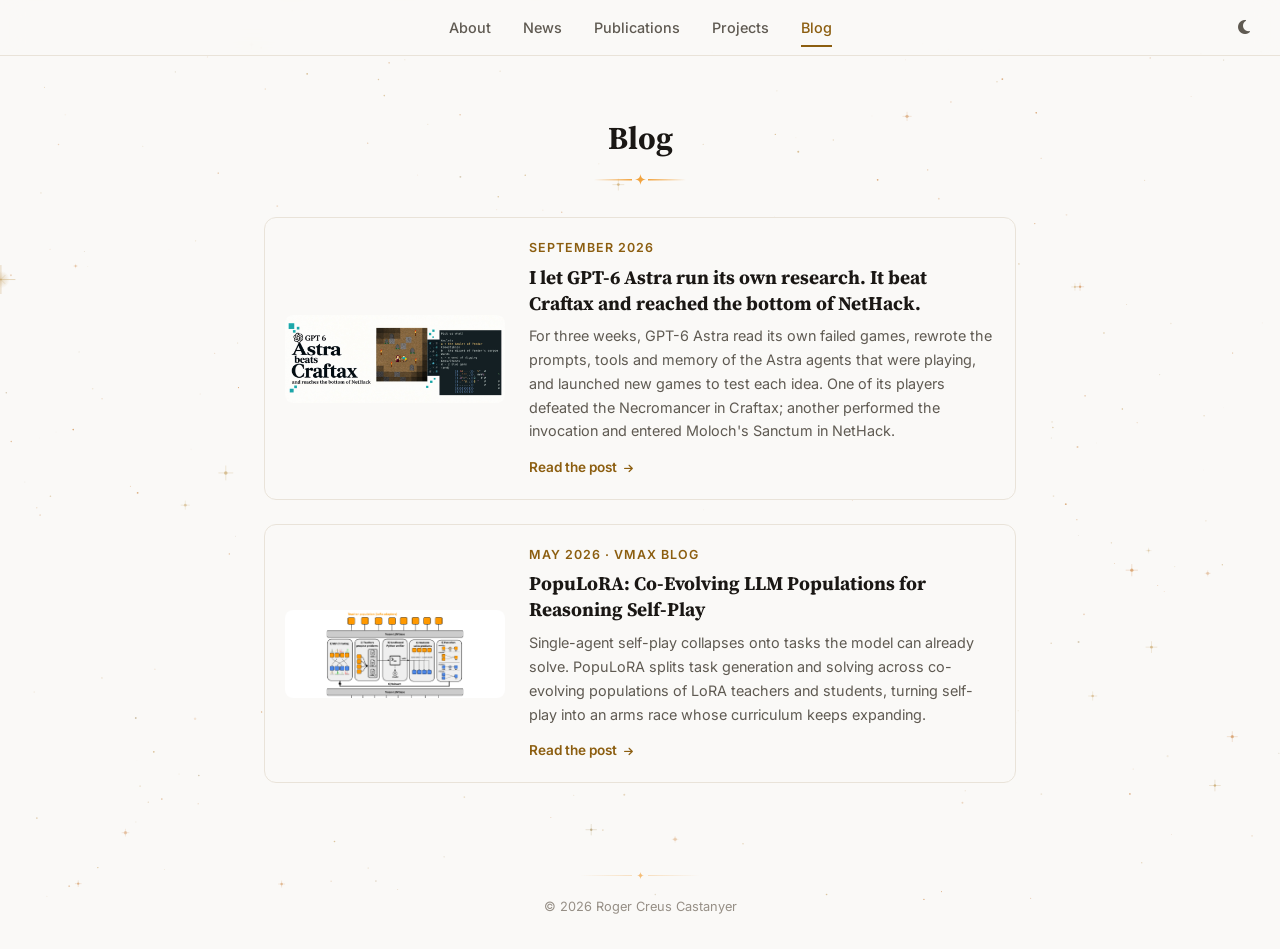
<file: blog/index.html>
<!DOCTYPE html>
<html lang="en">
<head>
    <meta charset="UTF-8">
    <meta name="viewport" content="width=device-width, initial-scale=1.0">
    <meta name="theme-color" content="#faf9f7">
    <script>
      /* set theme before paint to avoid a flash of the wrong colours */
      (function () {
        try {
          var t = localStorage.getItem('theme');
          if (t !== 'dark' && t !== 'light') {
            t = matchMedia('(prefers-color-scheme: dark)').matches ? 'dark' : 'light';
          }
          document.documentElement.setAttribute('data-theme', t);
          var m = document.querySelector('meta[name="theme-color"]');
          if (m) m.setAttribute('content', t === 'dark' ? '#110f0e' : '#faf9f7');
        } catch (e) {}
      })();
    </script>
    <title>Blog · Roger Creus Castanyer</title>
    <link rel="icon" href="../favicon.svg" type="image/svg+xml">
    <link rel="icon" href="../favicon-32x32.png" sizes="32x32" type="image/png">
    <link rel="apple-touch-icon" href="../apple-touch-icon.png">
    <meta name="description" content="Writing by Roger Creus Castanyer on agents, reinforcement learning and foundation models.">
    <meta name="author" content="Roger Creus Castanyer">
    <link rel="canonical" href="https://roger-creus.github.io/blog/">
    <link rel="preconnect" href="https://fonts.googleapis.com">
    <link rel="preconnect" href="https://fonts.gstatic.com" crossorigin>
    <link href="https://fonts.googleapis.com/css2?family=Inter:wght@400;500;600;700&family=Source+Serif+4:opsz,wght@8..60,600;8..60,700&display=swap" rel="stylesheet">
    <link rel="stylesheet" href="https://cdnjs.cloudflare.com/ajax/libs/font-awesome/6.5.1/css/all.min.css">
    <link rel="stylesheet" href="../main.css">
</head>
<body class="page-blog">
    <nav class="nav nav--solid" id="nav">
        <div class="nav__inner">
            <button class="nav__burger" id="navBurger" aria-label="Toggle menu" aria-expanded="false">
                <span></span><span></span><span></span>
            </button>
            <div class="nav__links" id="navLinks">
                <a href="../#about" class="nav__link">About</a>
                <a href="../#news" class="nav__link">News</a>
                <a href="../#publications" class="nav__link">Publications</a>
                <a href="../#projects" class="nav__link">Projects</a>
                <a href="./" class="nav__link active">Blog</a>
            </div>
        </div>
        <button class="theme-toggle" id="themeToggle" aria-label="Toggle dark mode" title="Toggle dark mode">
            <i class="fa-solid fa-moon theme-icon-dark" aria-hidden="true"></i>
            <i class="fa-solid fa-sun theme-icon-light" aria-hidden="true"></i>
        </button>
    </nav>

    <main>
        <section class="section blog-index">
            <div class="wrap">
                <h1 class="section-title">Blog</h1>
                <div class="post-list">
                    <a class="post-item" href="astra-craftax-nethack/">
                        <img class="post-item__img" src="astra-craftax-nethack/figures/00_cover.jpg" alt="" loading="lazy">
                        <div class="post-item__body">
                            <p class="post-item__date">September 2026</p>
                            <h2 class="post-item__title">I let GPT-6 Astra run its own research. It beat Craftax and reached the bottom of NetHack.</h2>
                            <p class="post-item__excerpt">For three weeks, GPT-6 Astra read its own failed games, rewrote the prompts, tools and memory of the Astra agents that were playing, and launched new games to test each idea. One of its players defeated the Necromancer in Craftax; another performed the invocation and entered Moloch's Sanctum in NetHack.</p>
                            <span class="post-item__more">Read the post <i class="fa-solid fa-arrow-right" aria-hidden="true"></i></span>
                        </div>
                    </a>
                    <a class="post-item" href="populora/">
                        <img class="post-item__img" src="../pics/populora.png" alt="" loading="lazy">
                        <div class="post-item__body">
                            <p class="post-item__date">May 2026 · Vmax blog</p>
                            <h2 class="post-item__title">PopuLoRA: Co-Evolving LLM Populations for Reasoning Self-Play</h2>
                            <p class="post-item__excerpt">Single-agent self-play collapses onto tasks the model can already solve. PopuLoRA splits task generation and solving across co-evolving populations of LoRA teachers and students, turning self-play into an arms race whose curriculum keeps expanding.</p>
                            <span class="post-item__more">Read the post <i class="fa-solid fa-arrow-right" aria-hidden="true"></i></span>
                        </div>
                    </a>
                </div>
            </div>
        </section>
    </main>

    <footer class="footer">
        <p>&copy; 2026 Roger Creus Castanyer</p>
    </footer>

    <script src="../cosmos.js"></script>
    <script src="blog.js"></script>
</body>
</html>
</file>
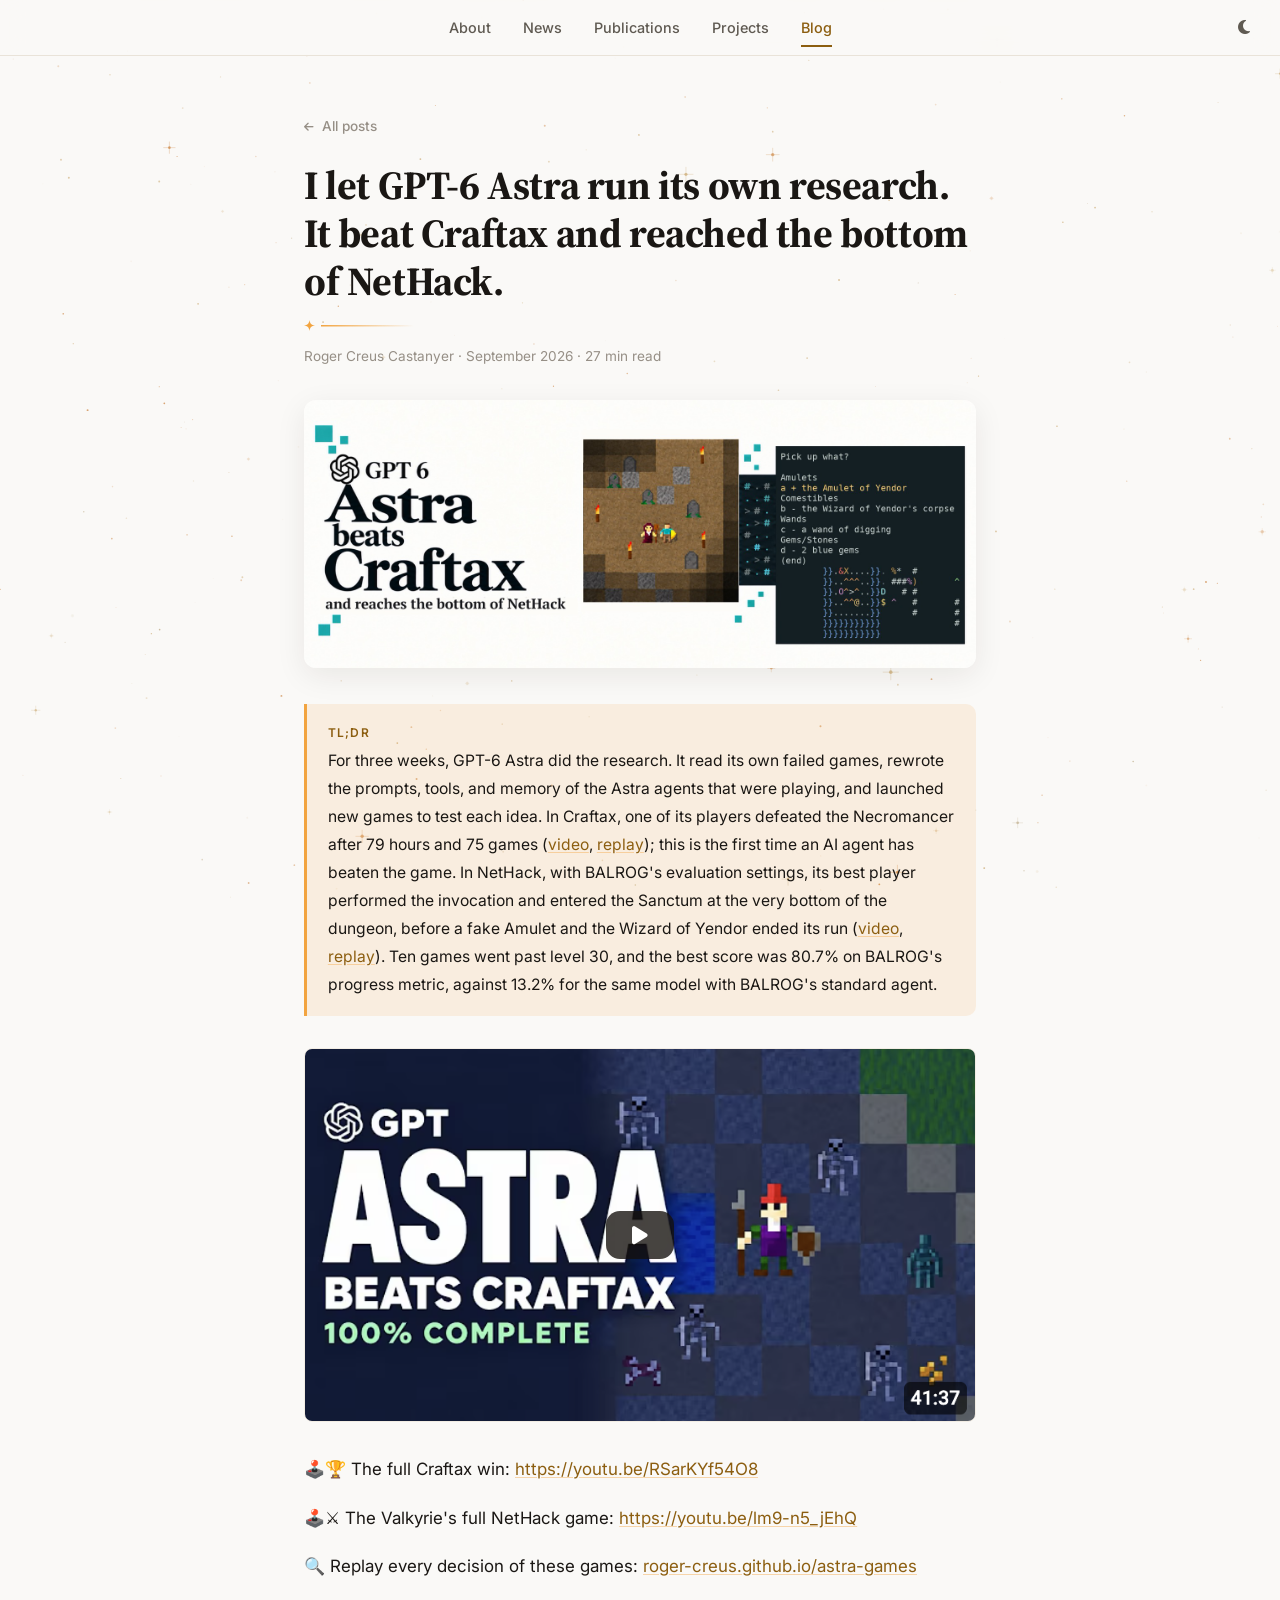
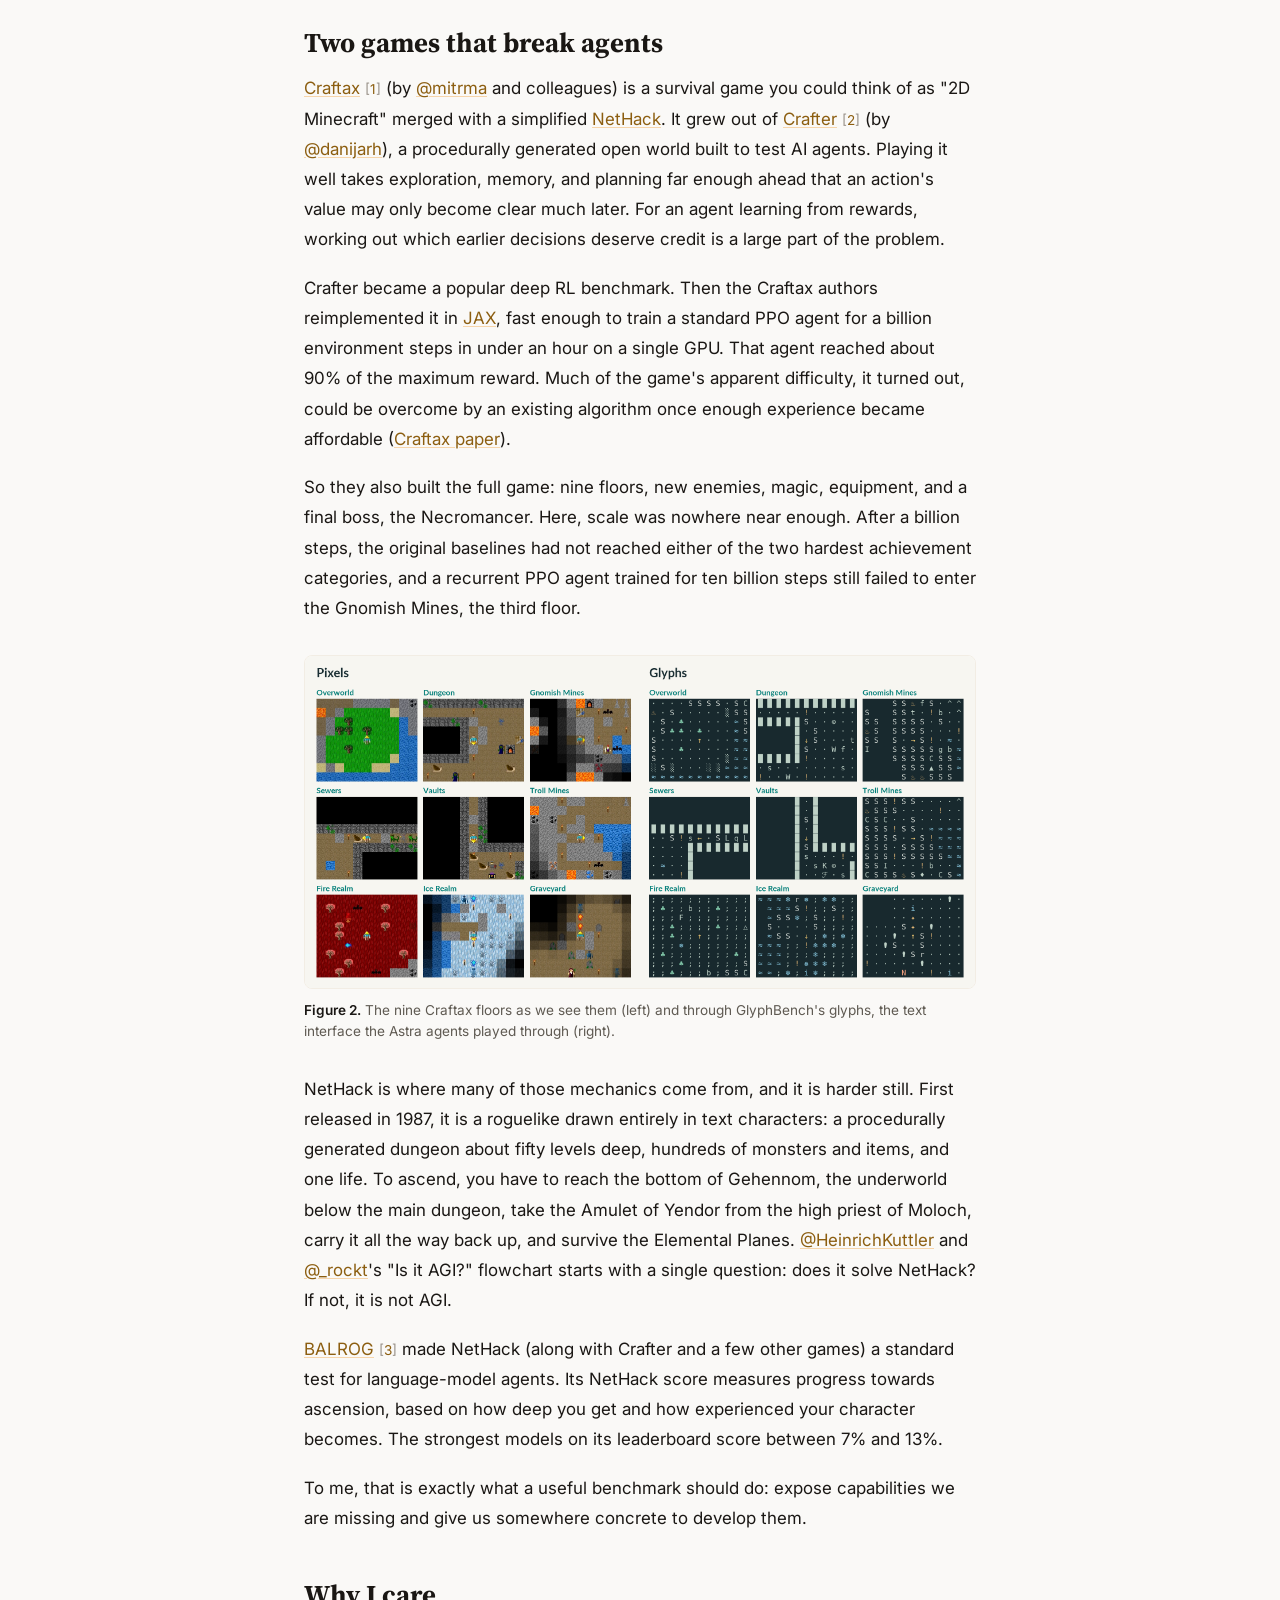
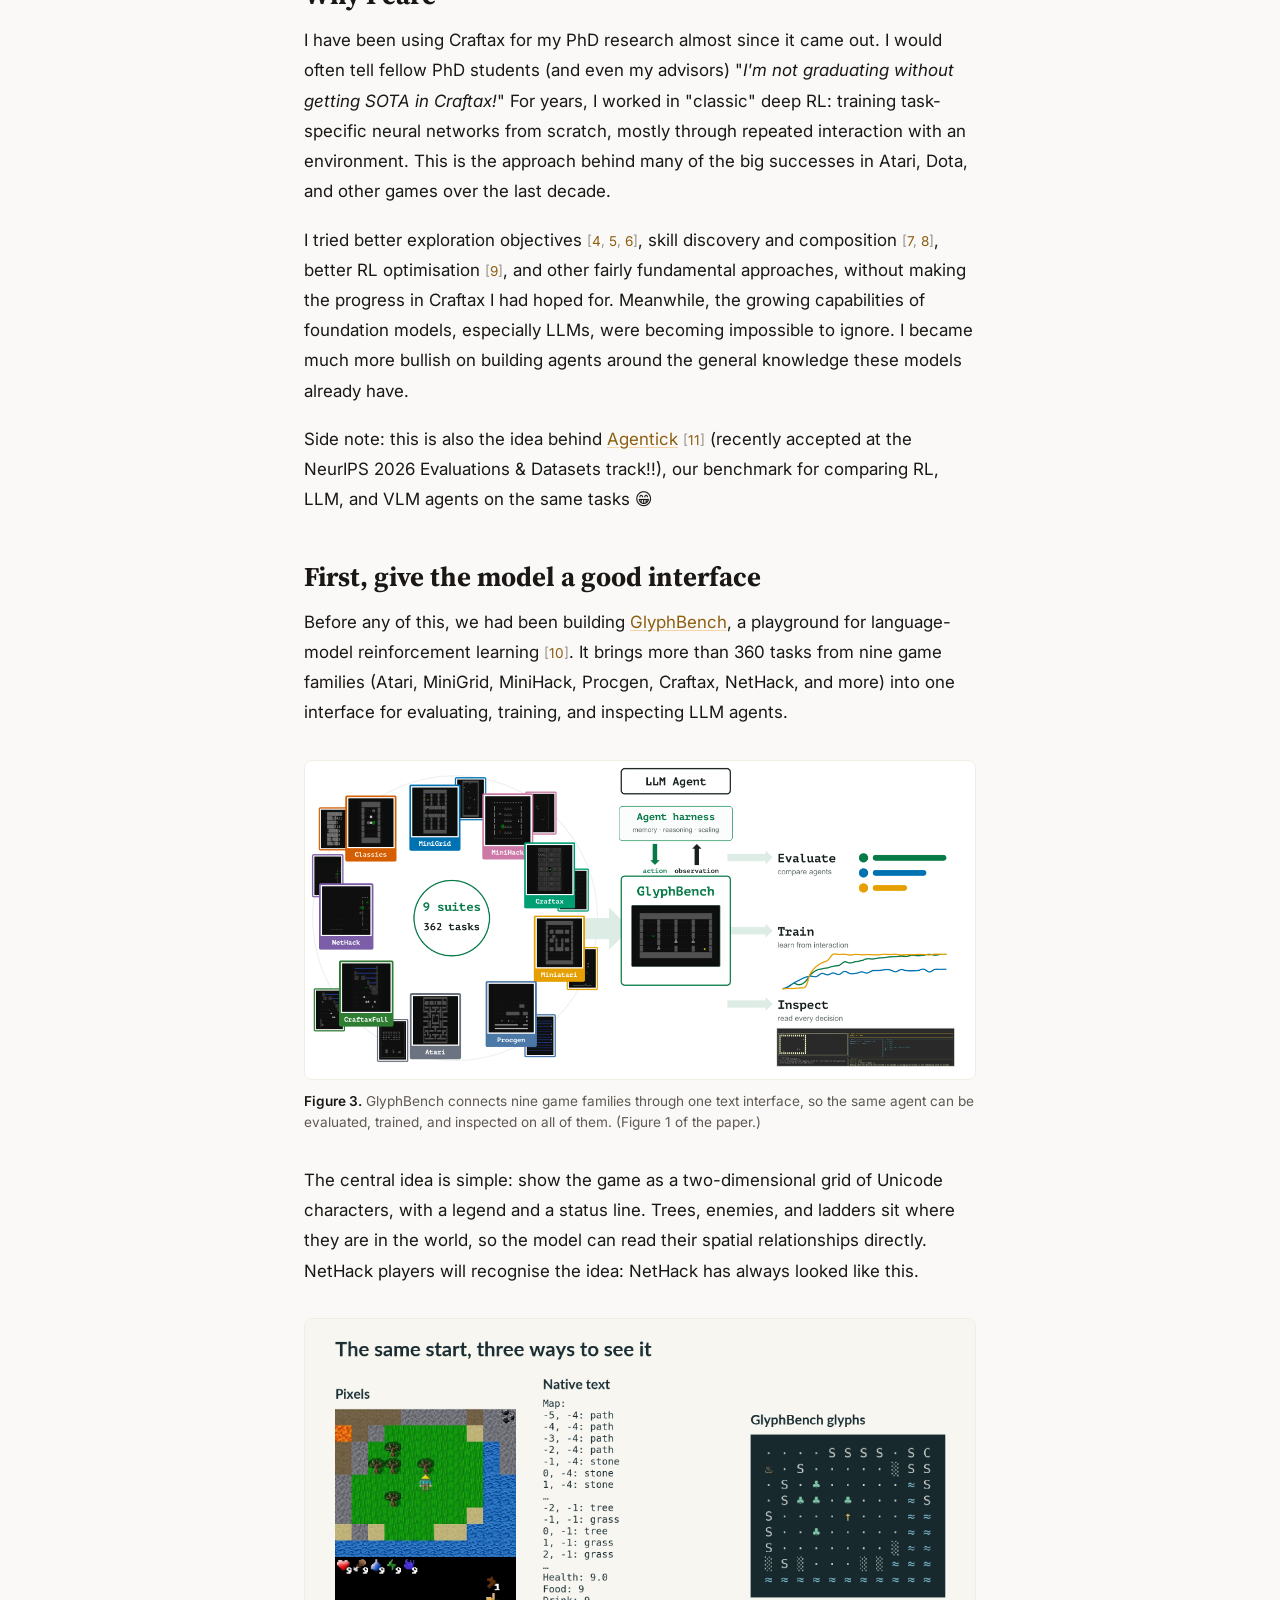
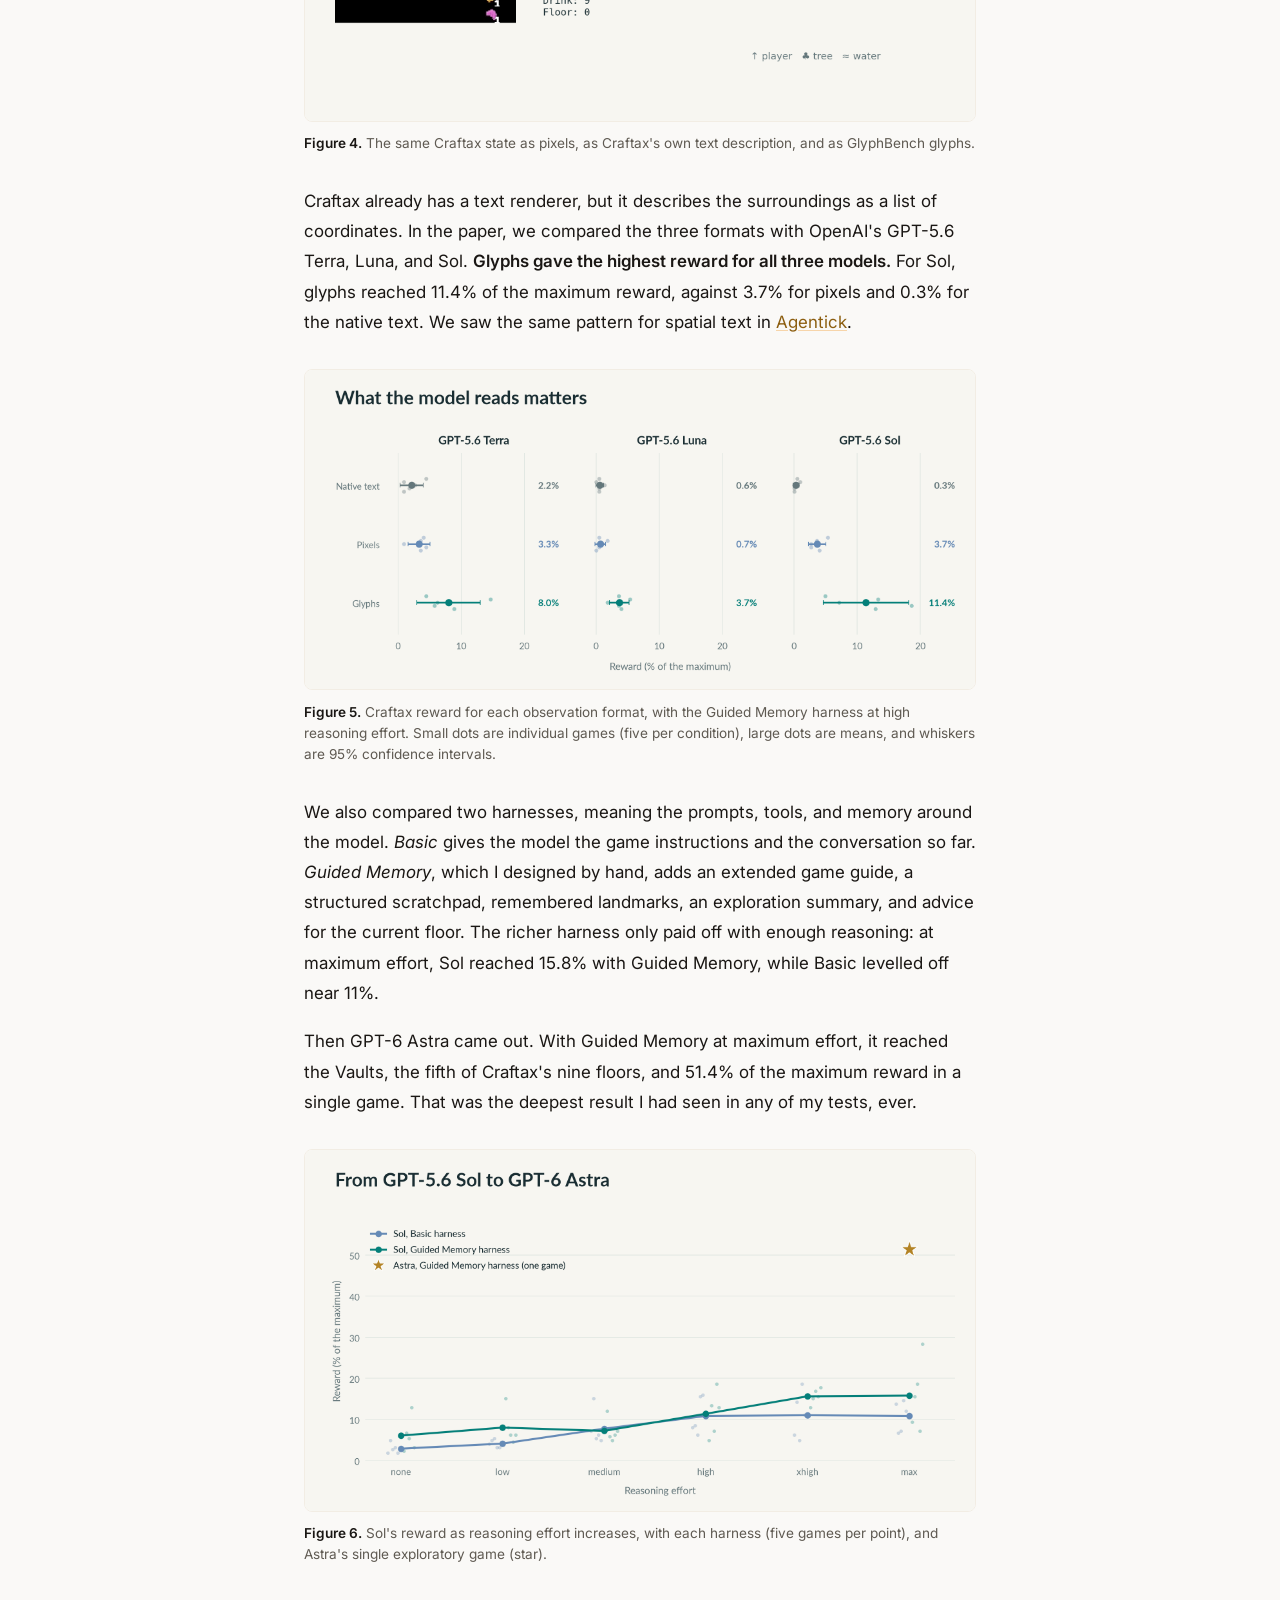
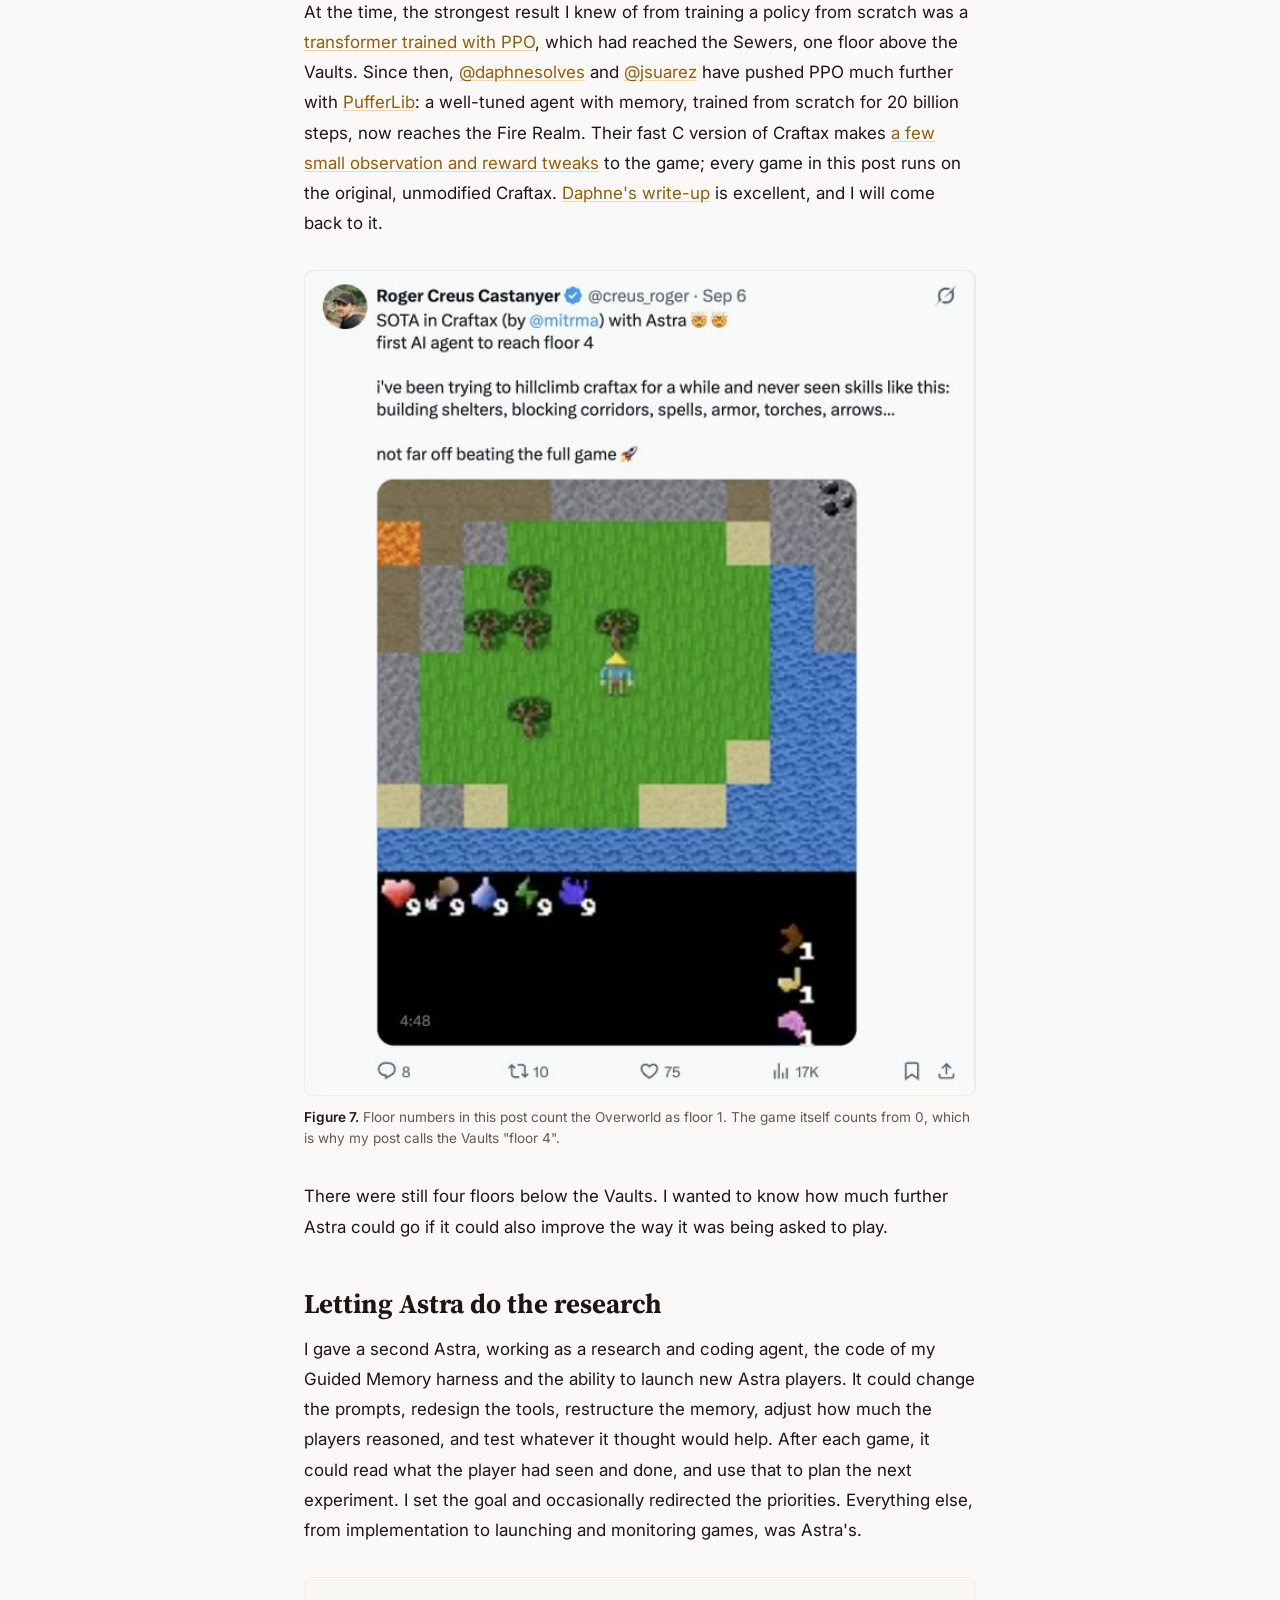
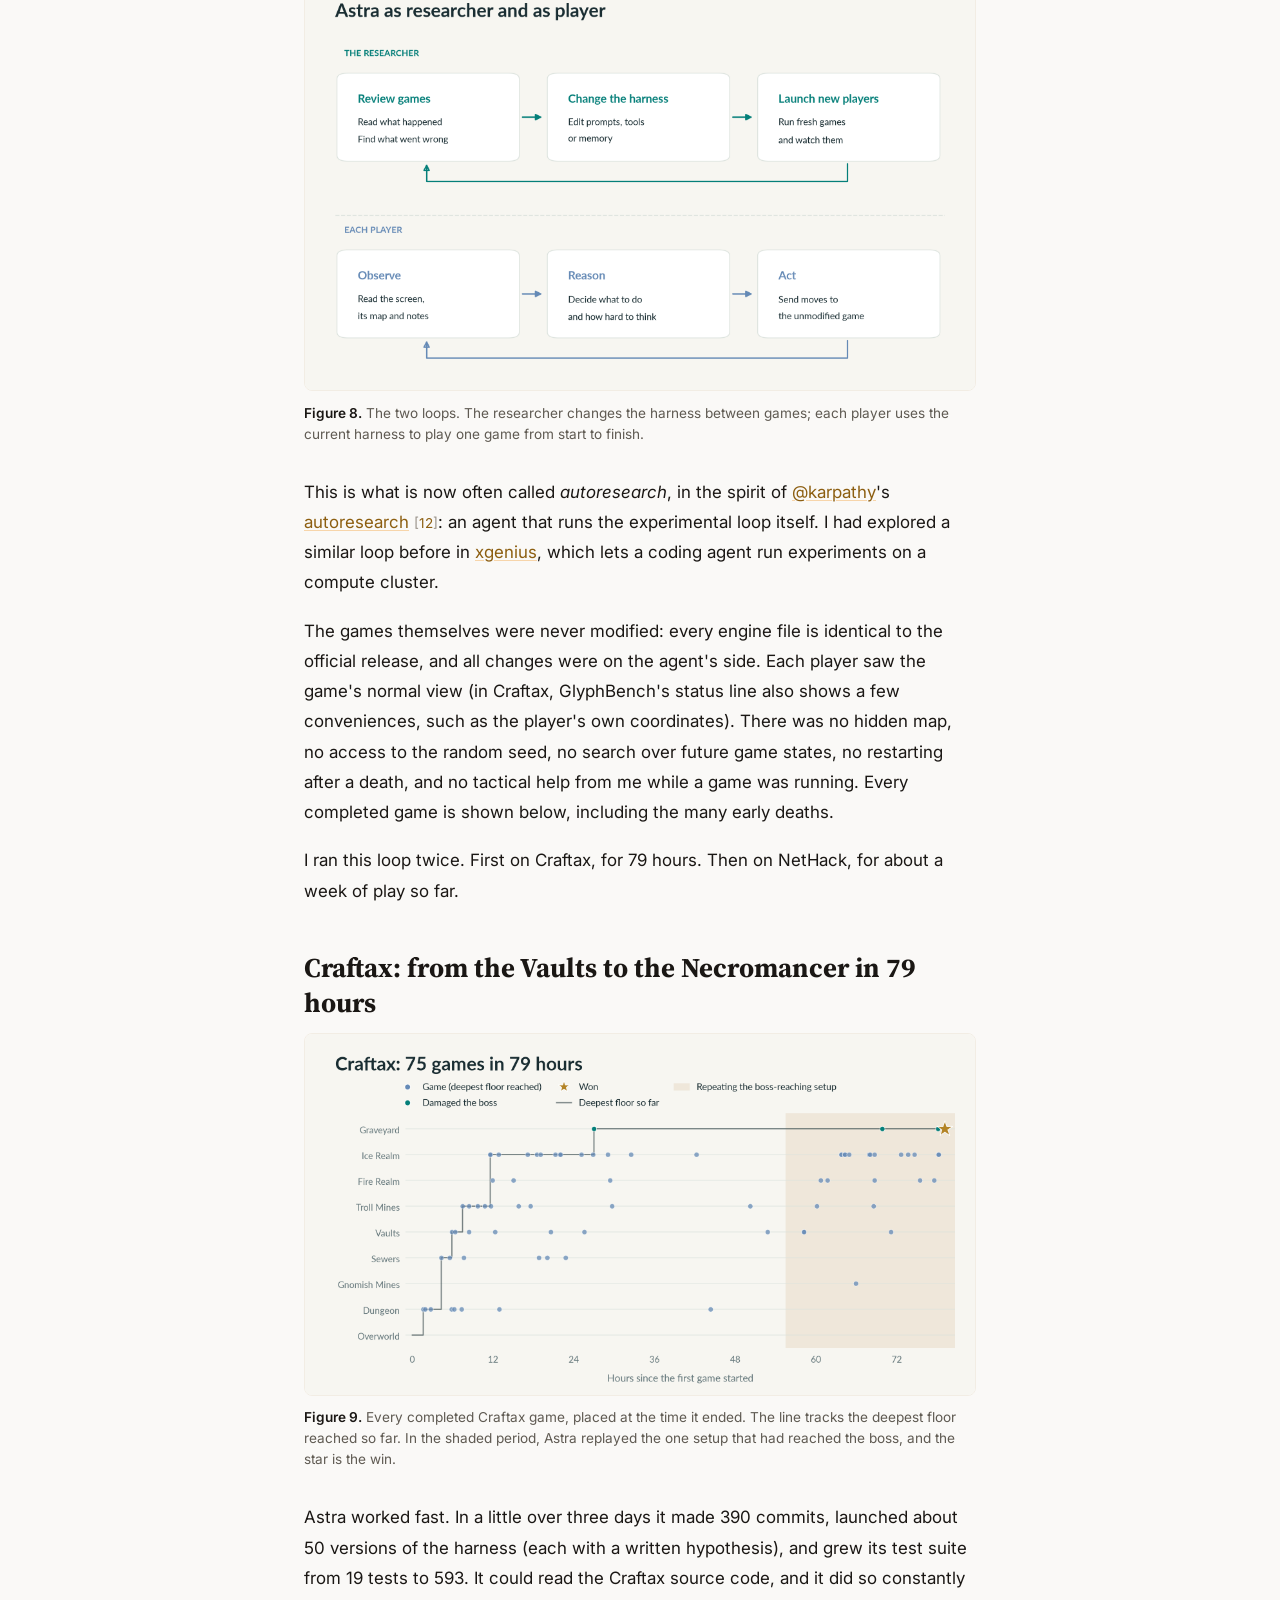
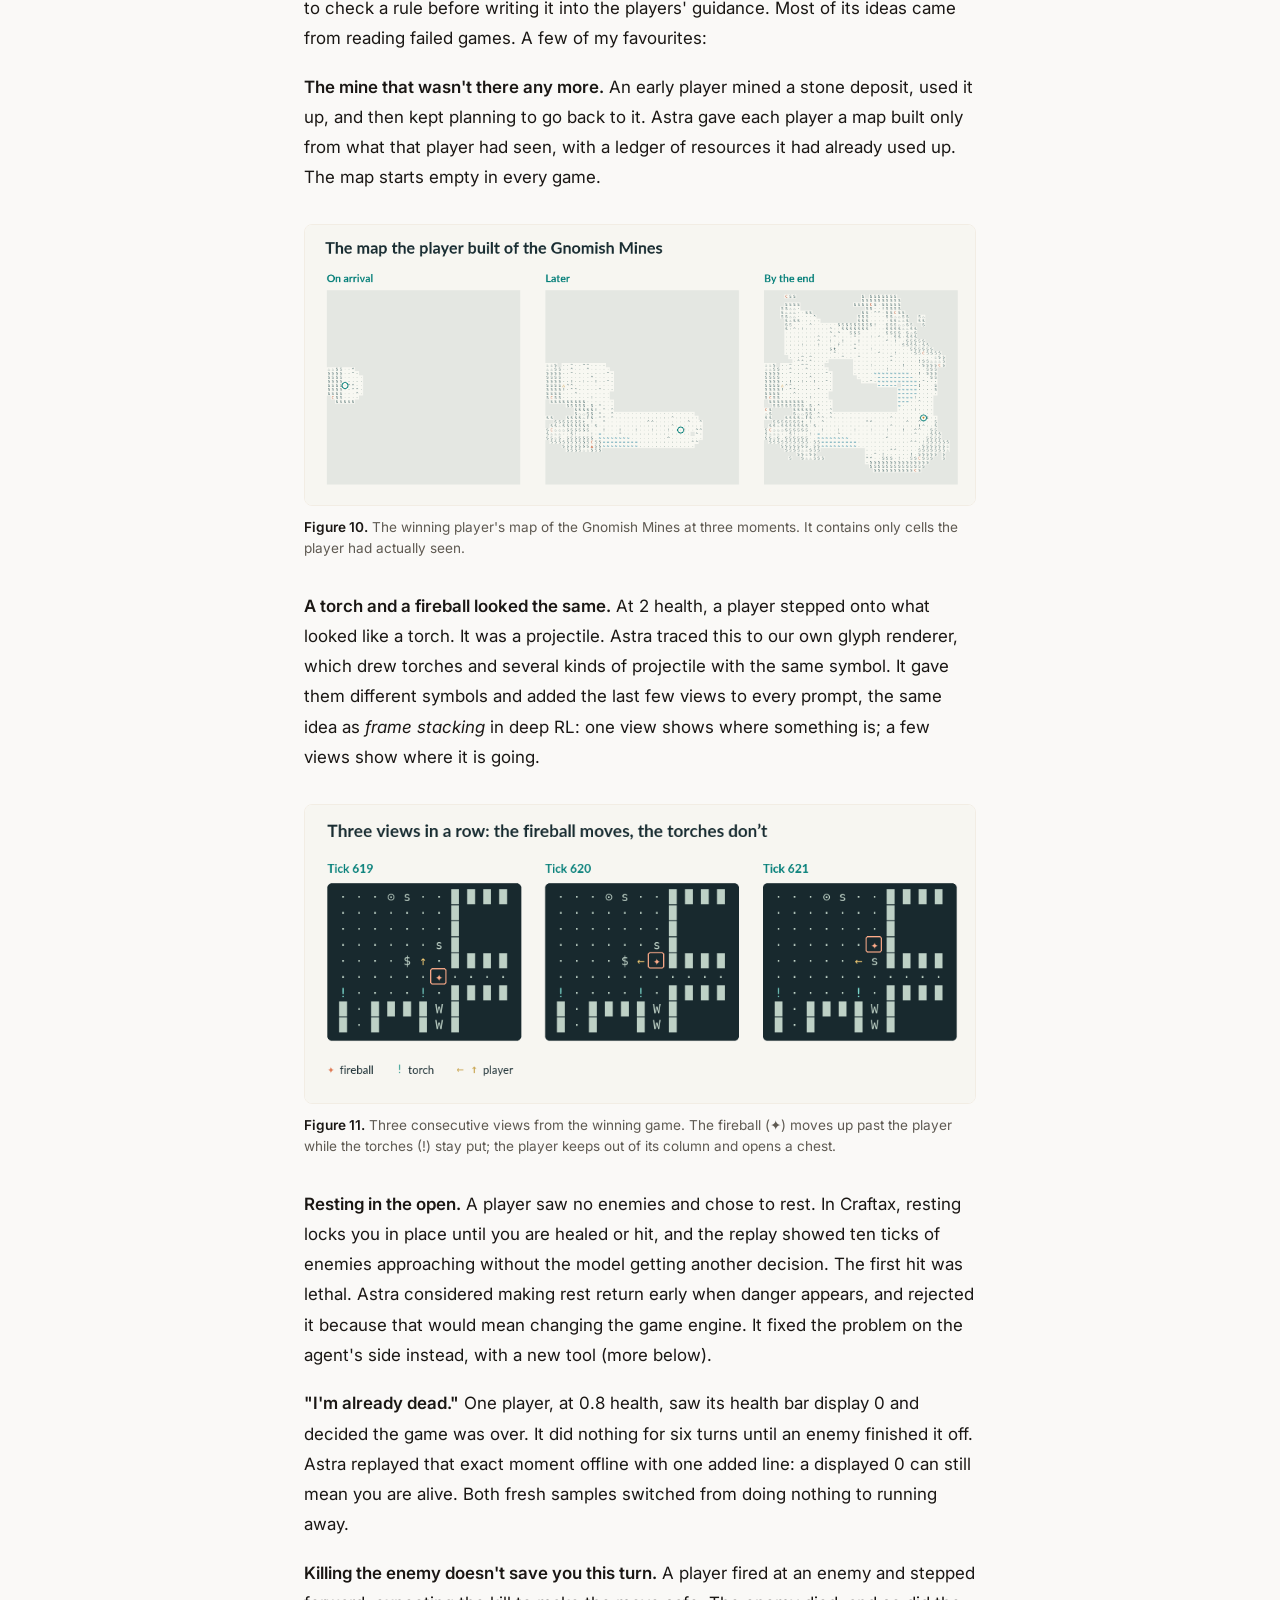
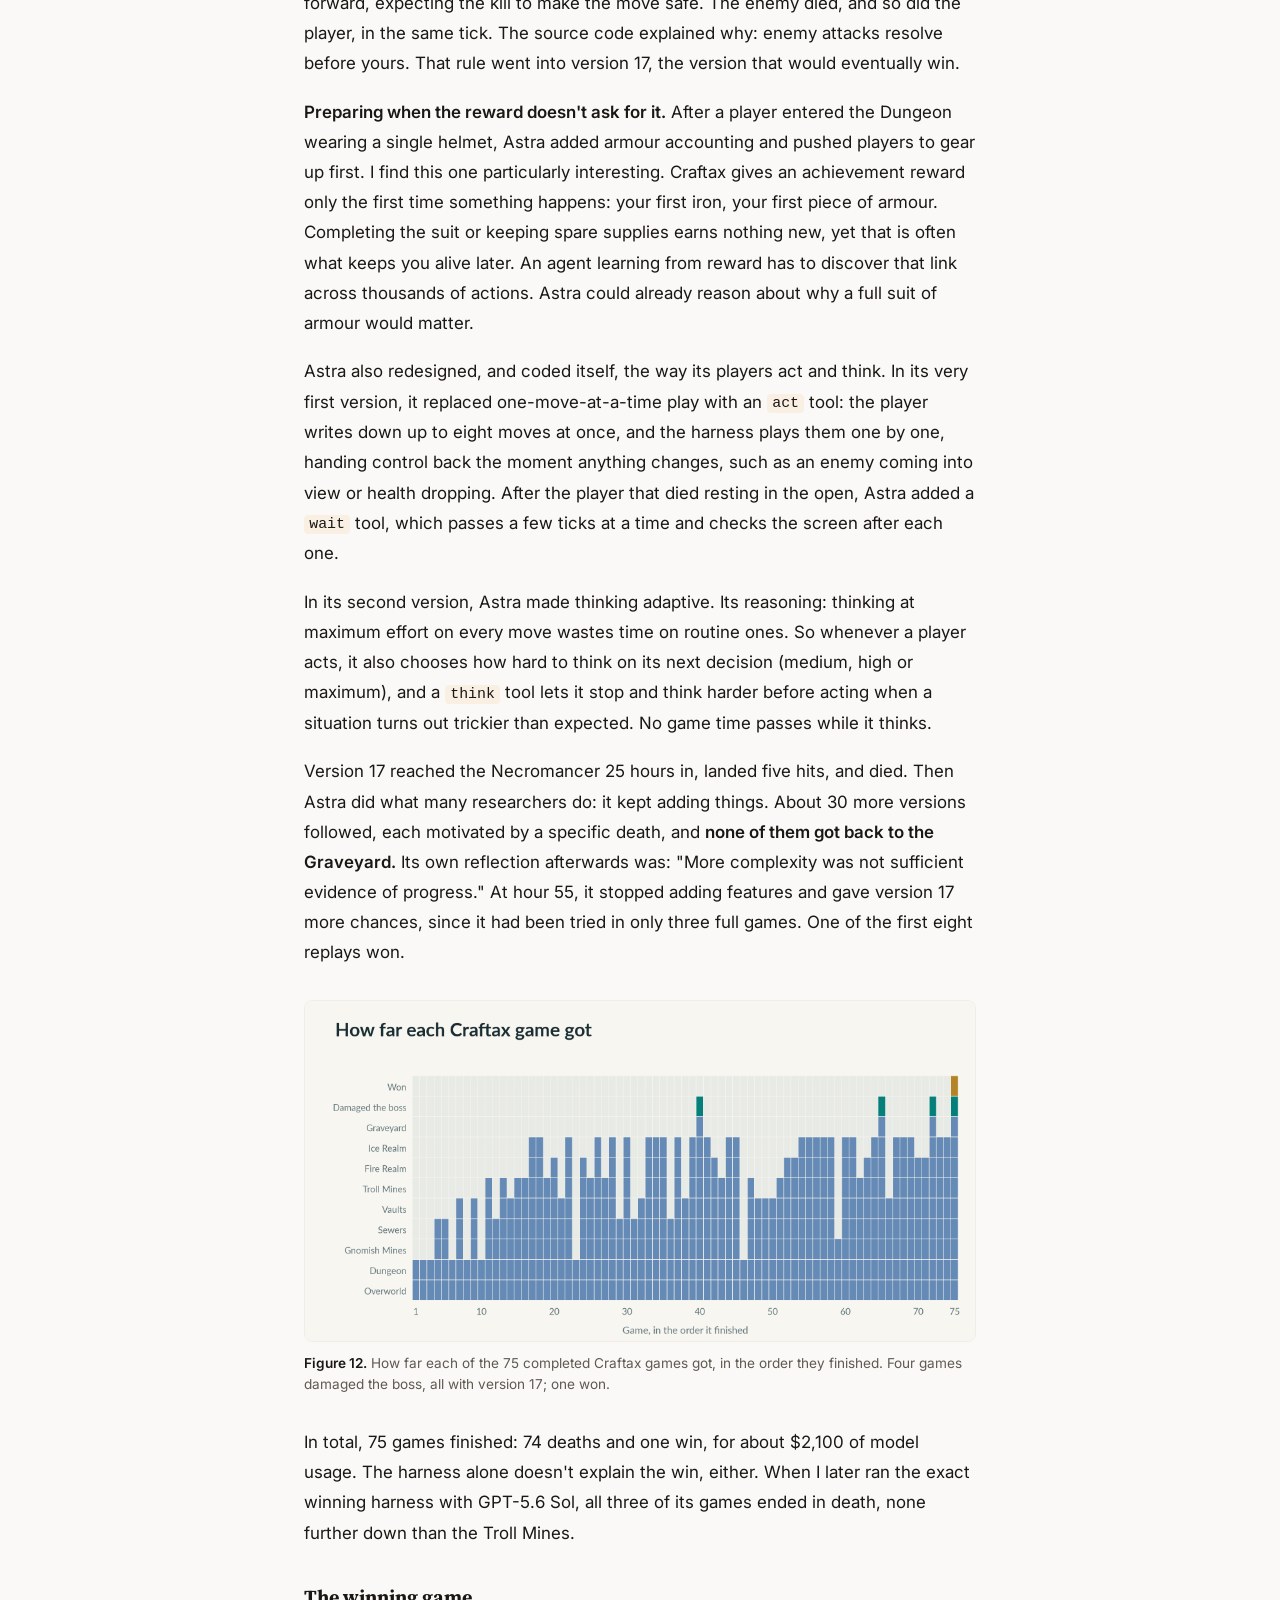
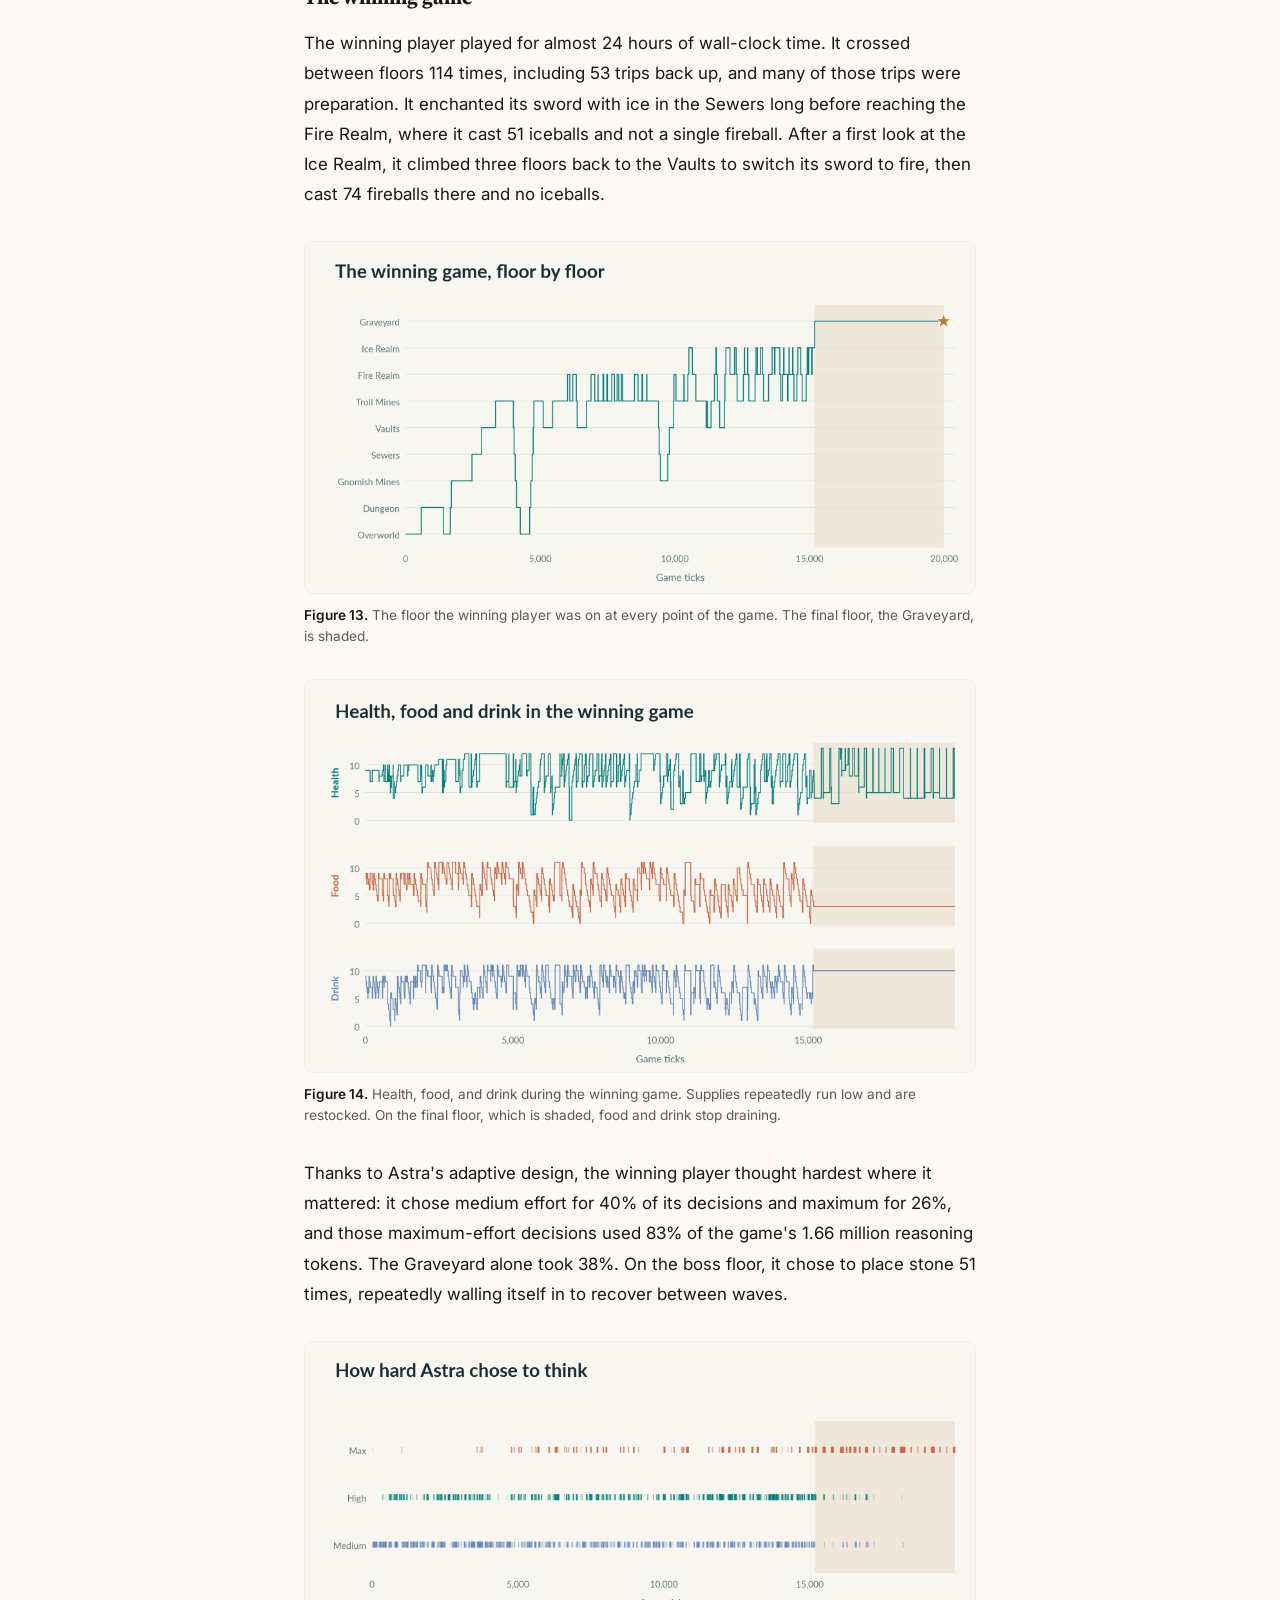
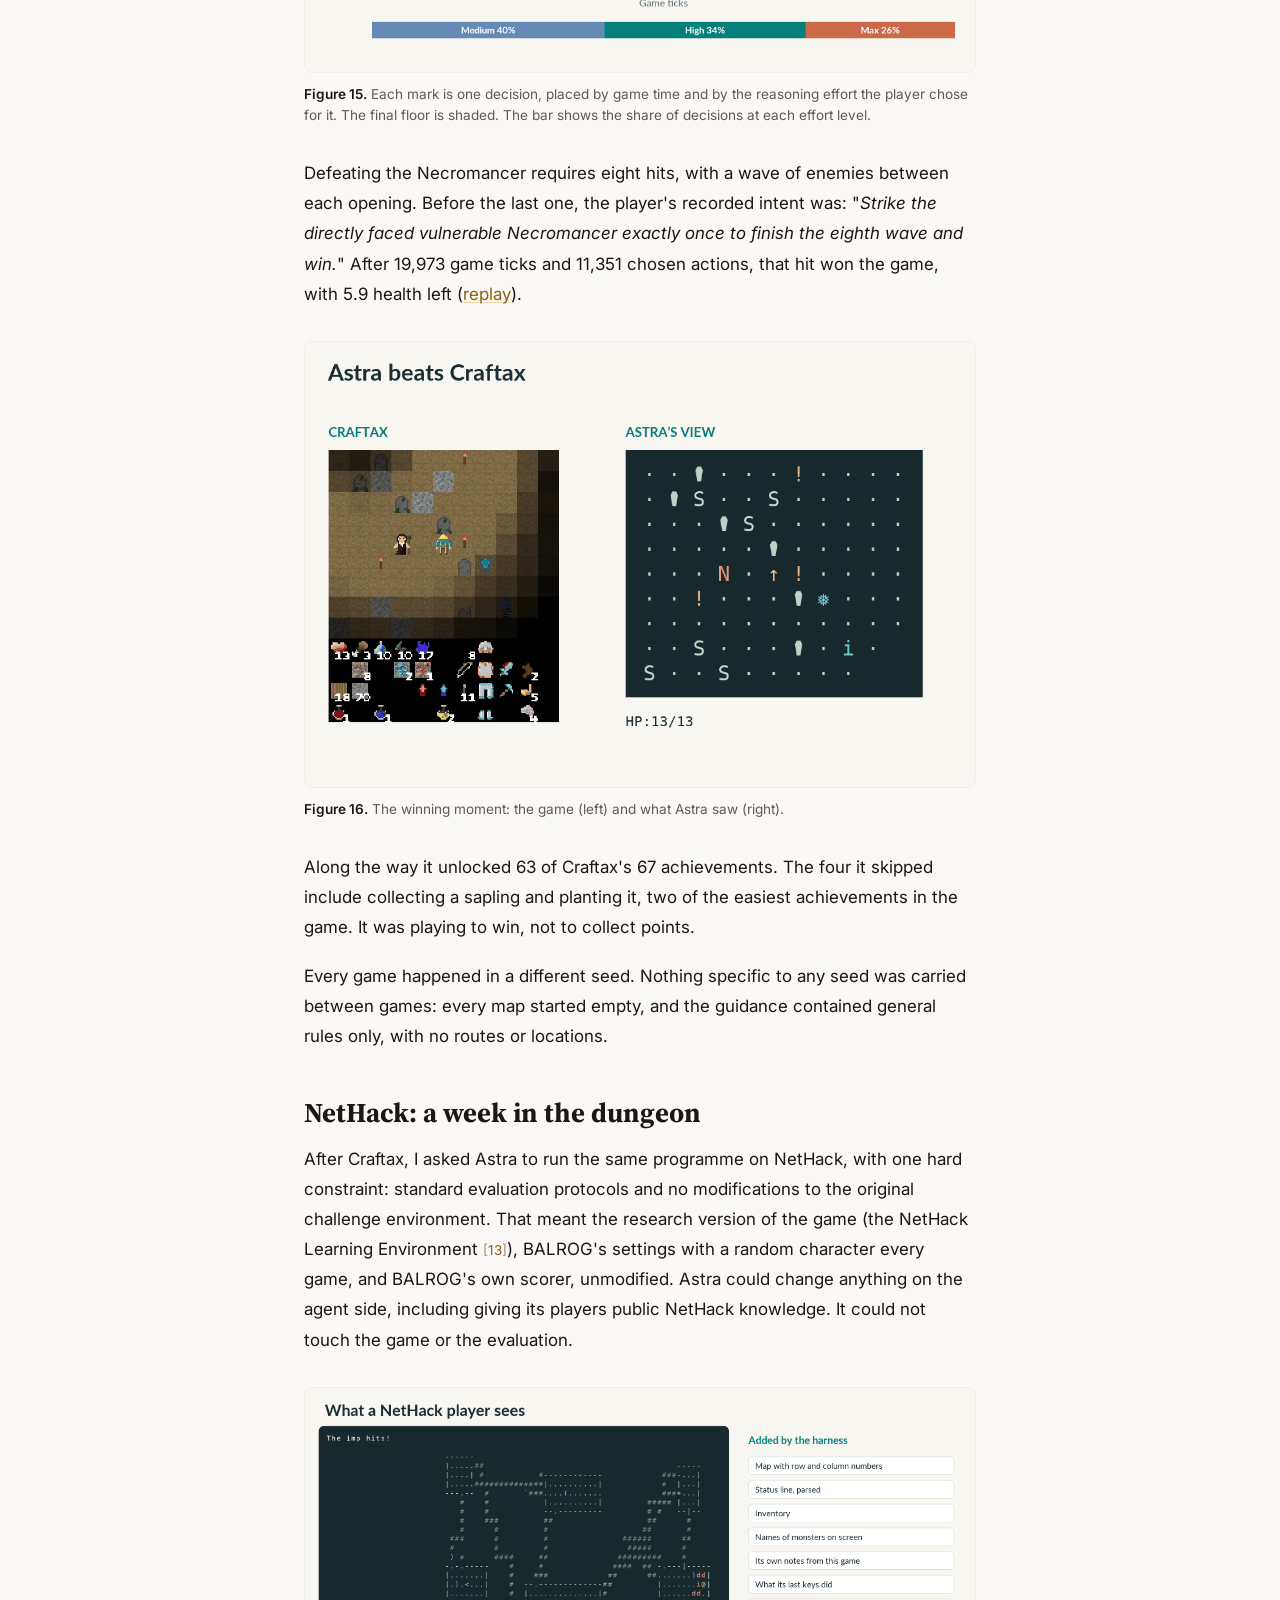
<file: blog/astra-craftax-nethack/index.html>
<!DOCTYPE html>
<html lang="en">
<head>
    <meta charset="UTF-8">
    <meta name="viewport" content="width=device-width, initial-scale=1.0">
    <meta name="theme-color" content="#faf9f7">
    <script>
      /* set theme before paint to avoid a flash of the wrong colours */
      (function () {
        try {
          var t = localStorage.getItem('theme');
          if (t !== 'dark' && t !== 'light') {
            t = matchMedia('(prefers-color-scheme: dark)').matches ? 'dark' : 'light';
          }
          document.documentElement.setAttribute('data-theme', t);
          var m = document.querySelector('meta[name="theme-color"]');
          if (m) m.setAttribute('content', t === 'dark' ? '#110f0e' : '#faf9f7');
        } catch (e) {}
      })();
    </script>
    <title>I let GPT-6 Astra run its own research. It beat Craftax and reached the bottom of NetHack. · Roger Creus Castanyer</title>
    <link rel="icon" href="../../favicon.svg" type="image/svg+xml">
    <link rel="icon" href="../../favicon-32x32.png" sizes="32x32" type="image/png">
    <link rel="apple-touch-icon" href="../../apple-touch-icon.png">
    <meta name="description" content="For three weeks, GPT-6 Astra did the research.">
    <meta name="author" content="Roger Creus Castanyer">
    <link rel="canonical" href="https://roger-creus.github.io/blog/astra-craftax-nethack/">
    <meta property="og:type" content="article">
    <meta property="og:url" content="https://roger-creus.github.io/blog/astra-craftax-nethack/">
    <meta property="og:title" content="I let GPT-6 Astra run its own research. It beat Craftax and reached the bottom of NetHack.">
    <meta property="og:description" content="For three weeks, GPT-6 Astra did the research.">
    <meta property="og:image" content="https://roger-creus.github.io/blog/astra-craftax-nethack/figures/00_cover.jpg">
    <meta name="twitter:card" content="summary_large_image">
    <meta name="twitter:creator" content="@creus_roger">
    <meta name="twitter:title" content="I let GPT-6 Astra run its own research. It beat Craftax and reached the bottom of NetHack.">
    <meta name="twitter:description" content="For three weeks, GPT-6 Astra did the research.">
    <meta name="twitter:image" content="https://roger-creus.github.io/blog/astra-craftax-nethack/figures/00_cover.jpg">
    <link rel="preconnect" href="https://fonts.googleapis.com">
    <link rel="preconnect" href="https://fonts.gstatic.com" crossorigin>
    <link href="https://fonts.googleapis.com/css2?family=Inter:wght@400;500;600;700&family=Source+Serif+4:ital,opsz,wght@0,8..60,400;0,8..60,600;0,8..60,700;1,8..60,400&display=swap" rel="stylesheet">
    <link rel="stylesheet" href="https://cdnjs.cloudflare.com/ajax/libs/font-awesome/6.5.1/css/all.min.css">
    <link rel="stylesheet" href="../../main.css">
</head>
<body class="page-blog">
    <nav class="nav nav--solid" id="nav">
        <div class="nav__inner">
            <button class="nav__burger" id="navBurger" aria-label="Toggle menu" aria-expanded="false">
                <span></span><span></span><span></span>
            </button>
            <div class="nav__links" id="navLinks">
                <a href="../../#about" class="nav__link">About</a>
                <a href="../../#news" class="nav__link">News</a>
                <a href="../../#publications" class="nav__link">Publications</a>
                <a href="../../#projects" class="nav__link">Projects</a>
                <a href="../" class="nav__link active">Blog</a>
            </div>
        </div>
        <button class="theme-toggle" id="themeToggle" aria-label="Toggle dark mode" title="Toggle dark mode">
            <i class="fa-solid fa-moon theme-icon-dark" aria-hidden="true"></i>
            <i class="fa-solid fa-sun theme-icon-light" aria-hidden="true"></i>
        </button>
    </nav>

    <main>
        <article class="post">
            <header class="post-head">
                <a href="../" class="post-back"><i class="fa-solid fa-arrow-left" aria-hidden="true"></i> All posts</a>
                <h1 class="post-title">I let GPT-6 Astra run its own research. It beat Craftax and reached the bottom of NetHack.</h1>
                <p class="post-meta">Roger Creus Castanyer · September 2026 · 27 min read</p>
            </header>
            <img class="post-cover" src="figures/00_cover.jpg" alt="Craftax and NetHack, played by GPT-6 Astra">
            <div class="post-body">
<p class="post-tldr"><strong>TL;DR</strong> For three weeks, GPT-6 Astra did the research. It read its own failed games, rewrote the prompts, tools, and memory of the Astra agents that were playing, and launched new games to test each idea. In Craftax, one of its players defeated the Necromancer after 79 hours and 75 games (<a href="https://youtu.be/RSarKYf54O8" target="_blank" rel="noopener">video</a>, <a href="https://roger-creus.github.io/astra-games/#craftax-win/6184" target="_blank" rel="noopener">replay</a>); this is the first time an AI agent has beaten the game. In NetHack, with BALROG's evaluation settings, its best player performed the invocation and entered the Sanctum at the very bottom of the dungeon, before a fake Amulet and the Wizard of Yendor ended its run (<a href="https://youtu.be/lm9-n5_jEhQ" target="_blank" rel="noopener">video</a>, <a href="https://roger-creus.github.io/astra-games/#nethack-valkyrie/21534" target="_blank" rel="noopener">replay</a>). Ten games went past level 30, and the best score was 80.7% on BALROG's progress metric, against 13.2% for the same model with BALROG's standard agent.</p>
<figure class="post-fig"><button class="yt-embed" data-yt="RSarKYf54O8" aria-label="Play the full Craftax win on YouTube"><img src="figures/01_yt_thumb.png" alt="The full Craftax win, on YouTube" loading="lazy"><span class="yt-embed__play" aria-hidden="true"><i class="fa-solid fa-play"></i></span></button></figure>
<p>🕹️🏆 The full Craftax win: <a href="https://youtu.be/RSarKYf54O8" target="_blank" rel="noopener">https://youtu.be/RSarKYf54O8</a></p>
<p>🕹️⚔️ The Valkyrie's full NetHack game: <a href="https://youtu.be/lm9-n5_jEhQ" target="_blank" rel="noopener">https://youtu.be/lm9-n5_jEhQ</a></p>
<p>🔍 Replay every decision of these games: <a href="https://roger-creus.github.io/astra-games/" target="_blank" rel="noopener">roger-creus.github.io/astra-games</a></p>
<h2 id="two-games-that-break-agents">Two games that break agents</h2>
<p><a href="https://github.com/michaeltmatthews/craftax" target="_blank" rel="noopener">Craftax</a> <span class="cite">[<a href="#ref-1">1</a>]</span> (by <a href="https://x.com/mitrma" target="_blank" rel="noopener">@mitrma</a> and colleagues) is a survival game you could think of as "2D Minecraft" merged with a simplified <a href="https://github.com/NetHack-LE/nle" target="_blank" rel="noopener">NetHack</a>. It grew out of <a href="https://github.com/danijar/crafter" target="_blank" rel="noopener">Crafter</a> <span class="cite">[<a href="#ref-2">2</a>]</span> (by <a href="https://x.com/danijarh" target="_blank" rel="noopener">@danijarh</a>), a procedurally generated open world built to test AI agents. Playing it well takes exploration, memory, and planning far enough ahead that an action's value may only become clear much later. For an agent learning from rewards, working out which earlier decisions deserve credit is a large part of the problem.</p>
<p>Crafter became a popular deep RL benchmark. Then the Craftax authors reimplemented it in <a href="https://docs.jax.dev/en/latest/notebooks/thinking_in_jax.html" target="_blank" rel="noopener">JAX</a>, fast enough to train a standard PPO agent for a billion environment steps in under an hour on a single GPU. That agent reached about 90% of the maximum reward. Much of the game's apparent difficulty, it turned out, could be overcome by an existing algorithm once enough experience became affordable (<a href="https://proceedings.mlr.press/v235/matthews24a.html" target="_blank" rel="noopener">Craftax paper</a>).</p>
<p>So they also built the full game: nine floors, new enemies, magic, equipment, and a final boss, the Necromancer. Here, scale was nowhere near enough. After a billion steps, the original baselines had not reached either of the two hardest achievement categories, and a recurrent PPO agent trained for ten billion steps still failed to enter the Gnomish Mines, the third floor.</p>
<figure class="post-fig" id="fig-2"><img src="figures/02_c00_floors.png" alt="The nine Craftax floors as we see them (left) and through GlyphBench&#x27;s glyphs, the text interface the Astra agents played through (right)." loading="lazy"><figcaption><span class="post-fig__n">Figure 2.</span> The nine Craftax floors as we see them (left) and through GlyphBench's glyphs, the text interface the Astra agents played through (right).</figcaption></figure>
<p>NetHack is where many of those mechanics come from, and it is harder still. First released in 1987, it is a roguelike drawn entirely in text characters: a procedurally generated dungeon about fifty levels deep, hundreds of monsters and items, and one life. To ascend, you have to reach the bottom of Gehennom, the underworld below the main dungeon, take the Amulet of Yendor from the high priest of Moloch, carry it all the way back up, and survive the Elemental Planes. <a href="https://x.com/HeinrichKuttler" target="_blank" rel="noopener">@HeinrichKuttler</a> and <a href="https://x.com/_rockt" target="_blank" rel="noopener">@_rockt</a>'s "Is it AGI?" flowchart starts with a single question: does it solve NetHack? If not, it is not AGI.</p>
<p><a href="https://balrogai.com/" target="_blank" rel="noopener">BALROG</a> <span class="cite">[<a href="#ref-3">3</a>]</span> made NetHack (along with Crafter and a few other games) a standard test for language-model agents. Its NetHack score measures progress towards ascension, based on how deep you get and how experienced your character becomes. The strongest models on its leaderboard score between 7% and 13%.</p>
<p>To me, that is exactly what a useful benchmark should do: expose capabilities we are missing and give us somewhere concrete to develop them.</p>
<h2 id="why-i-care">Why I care</h2>
<p>I have been using Craftax for my PhD research almost since it came out. I would often tell fellow PhD students (and even my advisors) "<em>I'm not graduating without getting SOTA in Craftax!</em>" For years, I worked in "classic" deep RL: training task-specific neural networks from scratch, mostly through repeated interaction with an environment. This is the approach behind many of the big successes in Atari, Dota, and other games over the last decade.</p>
<p>I tried better exploration objectives <span class="cite">[<a href="#ref-4">4</a>, <a href="#ref-5">5</a>, <a href="#ref-6">6</a>]</span>, skill discovery and composition <span class="cite">[<a href="#ref-7">7</a>, <a href="#ref-8">8</a>]</span>, better RL optimisation <span class="cite">[<a href="#ref-9">9</a>]</span>, and other fairly fundamental approaches, without making the progress in Craftax I had hoped for. Meanwhile, the growing capabilities of foundation models, especially LLMs, were becoming impossible to ignore. I became much more bullish on building agents around the general knowledge these models already have.</p>
<p>Side note: this is also the idea behind <a href="https://arxiv.org/abs/2605.06869" target="_blank" rel="noopener">Agentick</a> <span class="cite">[<a href="#ref-11">11</a>]</span> (recently accepted at the NeurIPS 2026 Evaluations &amp; Datasets track!!), our benchmark for comparing RL, LLM, and VLM agents on the same tasks 😁</p>
<h2 id="first-give-the-model-a-good-interface">First, give the model a good interface</h2>
<p>Before any of this, we had been building <a href="https://github.com/VmaxAI/glyphbench" target="_blank" rel="noopener">GlyphBench</a>, a playground for language-model reinforcement learning <span class="cite">[<a href="#ref-10">10</a>]</span>. It brings more than 360 tasks from nine game families (Atari, MiniGrid, MiniHack, Procgen, Craftax, NetHack, and more) into one interface for evaluating, training, and inspecting LLM agents.</p>
<figure class="post-fig" id="fig-3"><img src="figures/03_c00_glyphbench.png" alt="GlyphBench connects nine game families through one text interface, so the same agent can be evaluated, trained, and inspected on all of them. (Figure 1 of the paper.)" loading="lazy"><figcaption><span class="post-fig__n">Figure 3.</span> GlyphBench connects nine game families through one text interface, so the same agent can be evaluated, trained, and inspected on all of them. (Figure 1 of the paper.)</figcaption></figure>
<p>The central idea is simple: show the game as a two-dimensional grid of Unicode characters, with a legend and a status line. Trees, enemies, and ladders sit where they are in the world, so the model can read their spatial relationships directly. NetHack players will recognise the idea: NetHack has always looked like this.</p>
<figure class="post-fig" id="fig-4"><img src="figures/04_c00_three_ways.png" alt="The same Craftax state as pixels, as Craftax&#x27;s own text description, and as GlyphBench glyphs." loading="lazy"><figcaption><span class="post-fig__n">Figure 4.</span> The same Craftax state as pixels, as Craftax's own text description, and as GlyphBench glyphs.</figcaption></figure>
<p>Craftax already has a text renderer, but it describes the surroundings as a list of coordinates. In the paper, we compared the three formats with OpenAI's GPT-5.6 Terra, Luna, and Sol. <strong>Glyphs gave the highest reward for all three models.</strong> For Sol, glyphs reached 11.4% of the maximum reward, against 3.7% for pixels and 0.3% for the native text. We saw the same pattern for spatial text in <a href="https://arxiv.org/abs/2605.06869" target="_blank" rel="noopener">Agentick</a>.</p>
<figure class="post-fig" id="fig-5"><img src="figures/05_c01_observation_formats.png" alt="Craftax reward for each observation format, with the Guided Memory harness at high reasoning effort. Small dots are individual games (five per condition), large dots are means, and whiskers are 95% confidence intervals." loading="lazy"><figcaption><span class="post-fig__n">Figure 5.</span> Craftax reward for each observation format, with the Guided Memory harness at high reasoning effort. Small dots are individual games (five per condition), large dots are means, and whiskers are 95% confidence intervals.</figcaption></figure>
<p>We also compared two harnesses, meaning the prompts, tools, and memory around the model. <em>Basic</em> gives the model the game instructions and the conversation so far. <em>Guided Memory</em>, which I designed by hand, adds an extended game guide, a structured scratchpad, remembered landmarks, an exploration summary, and advice for the current floor. The richer harness only paid off with enough reasoning: at maximum effort, Sol reached 15.8% with Guided Memory, while Basic levelled off near 11%.</p>
<p>Then GPT-6 Astra came out. With Guided Memory at maximum effort, it reached the Vaults, the fifth of Craftax's nine floors, and 51.4% of the maximum reward in a single game. That was the deepest result I had seen in any of my tests, ever.</p>
<figure class="post-fig" id="fig-6"><img src="figures/06_c02_starting_point.png" alt="Sol&#x27;s reward as reasoning effort increases, with each harness (five games per point), and Astra&#x27;s single exploratory game (star)." loading="lazy"><figcaption><span class="post-fig__n">Figure 6.</span> Sol's reward as reasoning effort increases, with each harness (five games per point), and Astra's single exploratory game (star).</figcaption></figure>
<p>At the time, the strongest result I knew of from training a policy from scratch was a <a href="https://github.com/Reytuag/transformerXL_PPO_JAX#results-on-craftax" target="_blank" rel="noopener">transformer trained with PPO</a>, which had reached the Sewers, one floor above the Vaults. Since then, <a href="https://x.com/daphnesolves" target="_blank" rel="noopener">@daphnesolves</a> and <a href="https://x.com/jsuarez" target="_blank" rel="noopener">@jsuarez</a> have pushed PPO much further with <a href="https://puffer.ai" target="_blank" rel="noopener">PufferLib</a>: a well-tuned agent with memory, trained from scratch for 20 billion steps, now reaches the Fire Realm. Their fast C version of Craftax makes <a href="https://x.com/jsuarez/status/2099512196304925161" target="_blank" rel="noopener">a few small observation and reward tweaks</a> to the game; every game in this post runs on the original, unmodified Craftax. <a href="https://x.com/daphnesolves/status/2099517605560078635" target="_blank" rel="noopener">Daphne's write-up</a> is excellent, and I will come back to it.</p>
<figure class="post-fig" id="fig-7"><img src="figures/07_c00_tweet.png" alt="Floor numbers in this post count the Overworld as floor 1. The game itself counts from 0, which is why my post calls the Vaults &quot;floor 4&quot;." loading="lazy"><figcaption><span class="post-fig__n">Figure 7.</span> Floor numbers in this post count the Overworld as floor 1. The game itself counts from 0, which is why my post calls the Vaults "floor 4".</figcaption></figure>
<p>There were still four floors below the Vaults. I wanted to know how much further Astra could go if it could also improve the way it was being asked to play.</p>
<h2 id="letting-astra-do-the-research">Letting Astra do the research</h2>
<p>I gave a second Astra, working as a research and coding agent, the code of my Guided Memory harness and the ability to launch new Astra players. It could change the prompts, redesign the tools, restructure the memory, adjust how much the players reasoned, and test whatever it thought would help. After each game, it could read what the player had seen and done, and use that to plan the next experiment. I set the goal and occasionally redirected the priorities. Everything else, from implementation to launching and monitoring games, was Astra's.</p>
<figure class="post-fig" id="fig-8"><img src="figures/08_x01_research_loop.png" alt="The two loops. The researcher changes the harness between games; each player uses the current harness to play one game from start to finish." loading="lazy"><figcaption><span class="post-fig__n">Figure 8.</span> The two loops. The researcher changes the harness between games; each player uses the current harness to play one game from start to finish.</figcaption></figure>
<p>This is what is now often called <em>autoresearch</em>, in the spirit of <a href="https://x.com/karpathy" target="_blank" rel="noopener">@karpathy</a>'s <a href="https://github.com/karpathy/autoresearch" target="_blank" rel="noopener">autoresearch</a> <span class="cite">[<a href="#ref-12">12</a>]</span>: an agent that runs the experimental loop itself. I had explored a similar loop before in <a href="https://github.com/roger-creus/xgenius" target="_blank" rel="noopener">xgenius</a>, which lets a coding agent run experiments on a compute cluster.</p>
<p>The games themselves were never modified: every engine file is identical to the official release, and all changes were on the agent's side. Each player saw the game's normal view (in Craftax, GlyphBench's status line also shows a few conveniences, such as the player's own coordinates). There was no hidden map, no access to the random seed, no search over future game states, no restarting after a death, and no tactical help from me while a game was running. Every completed game is shown below, including the many early deaths.</p>
<p>I ran this loop twice. First on Craftax, for 79 hours. Then on NetHack, for about a week of play so far.</p>
<h2 id="craftax-from-the-vaults-to-the-necromancer-in-79-hours">Craftax: from the Vaults to the Necromancer in 79 hours</h2>
<figure class="post-fig" id="fig-9"><img src="figures/09_c03_timeline.png" alt="Every completed Craftax game, placed at the time it ended. The line tracks the deepest floor reached so far. In the shaded period, Astra replayed the one setup that had reached the boss, and the star is the win." loading="lazy"><figcaption><span class="post-fig__n">Figure 9.</span> Every completed Craftax game, placed at the time it ended. The line tracks the deepest floor reached so far. In the shaded period, Astra replayed the one setup that had reached the boss, and the star is the win.</figcaption></figure>
<p>Astra worked fast. In a little over three days it made 390 commits, launched about 50 versions of the harness (each with a written hypothesis), and grew its test suite from 19 tests to 593. It could read the Craftax source code, and it did so constantly to check a rule before writing it into the players' guidance. Most of its ideas came from reading failed games. A few of my favourites:</p>
<p><strong>The mine that wasn't there any more.</strong> An early player mined a stone deposit, used it up, and then kept planning to go back to it. Astra gave each player a map built only from what that player had seen, with a ledger of resources it had already used up. The map starts empty in every game.</p>
<figure class="post-fig" id="fig-10"><img src="figures/10_c05a_map.png" alt="The winning player&#x27;s map of the Gnomish Mines at three moments. It contains only cells the player had actually seen." loading="lazy"><figcaption><span class="post-fig__n">Figure 10.</span> The winning player's map of the Gnomish Mines at three moments. It contains only cells the player had actually seen.</figcaption></figure>
<p><strong>A torch and a fireball looked the same.</strong> At 2 health, a player stepped onto what looked like a torch. It was a projectile. Astra traced this to our own glyph renderer, which drew torches and several kinds of projectile with the same symbol. It gave them different symbols and added the last few views to every prompt, the same idea as <em>frame stacking</em> in deep RL: one view shows where something is; a few views show where it is going.</p>
<figure class="post-fig" id="fig-11"><img src="figures/11_c05b_projectile.png" alt="Three consecutive views from the winning game. The fireball (✦) moves up past the player while the torches (!) stay put; the player keeps out of its column and opens a chest." loading="lazy"><figcaption><span class="post-fig__n">Figure 11.</span> Three consecutive views from the winning game. The fireball (✦) moves up past the player while the torches (!) stay put; the player keeps out of its column and opens a chest.</figcaption></figure>
<p><strong>Resting in the open.</strong> A player saw no enemies and chose to rest. In Craftax, resting locks you in place until you are healed or hit, and the replay showed ten ticks of enemies approaching without the model getting another decision. The first hit was lethal. Astra considered making rest return early when danger appears, and rejected it because that would mean changing the game engine. It fixed the problem on the agent's side instead, with a new tool (more below).</p>
<p><strong>"I'm already dead."</strong> One player, at 0.8 health, saw its health bar display 0 and decided the game was over. It did nothing for six turns until an enemy finished it off. Astra replayed that exact moment offline with one added line: a displayed 0 can still mean you are alive. Both fresh samples switched from doing nothing to running away.</p>
<p><strong>Killing the enemy doesn't save you this turn.</strong> A player fired at an enemy and stepped forward, expecting the kill to make the move safe. The enemy died, and so did the player, in the same tick. The source code explained why: enemy attacks resolve before yours. That rule went into version 17, the version that would eventually win.</p>
<p><strong>Preparing when the reward doesn't ask for it.</strong> After a player entered the Dungeon wearing a single helmet, Astra added armour accounting and pushed players to gear up first. I find this one particularly interesting. Craftax gives an achievement reward only the first time something happens: your first iron, your first piece of armour. Completing the suit or keeping spare supplies earns nothing new, yet that is often what keeps you alive later. An agent learning from reward has to discover that link across thousands of actions. Astra could already reason about why a full suit of armour would matter.</p>
<p>Astra also redesigned, and coded itself, the way its players act and think. In its very first version, it replaced one-move-at-a-time play with an <code>act</code> tool: the player writes down up to eight moves at once, and the harness plays them one by one, handing control back the moment anything changes, such as an enemy coming into view or health dropping. After the player that died resting in the open, Astra added a <code>wait</code> tool, which passes a few ticks at a time and checks the screen after each one.</p>
<p>In its second version, Astra made thinking adaptive. Its reasoning: thinking at maximum effort on every move wastes time on routine ones. So whenever a player acts, it also chooses how hard to think on its next decision (medium, high or maximum), and a <code>think</code> tool lets it stop and think harder before acting when a situation turns out trickier than expected. No game time passes while it thinks.</p>
<p>Version 17 reached the Necromancer 25 hours in, landed five hits, and died. Then Astra did what many researchers do: it kept adding things. About 30 more versions followed, each motivated by a specific death, and <strong>none of them got back to the Graveyard.</strong> Its own reflection afterwards was: "More complexity was not sufficient evidence of progress." At hour 55, it stopped adding features and gave version 17 more chances, since it had been tried in only three full games. One of the first eight replays won.</p>
<figure class="post-fig" id="fig-12"><img src="figures/12_c04_all_games.png" alt="How far each of the 75 completed Craftax games got, in the order they finished. Four games damaged the boss, all with version 17; one won." loading="lazy"><figcaption><span class="post-fig__n">Figure 12.</span> How far each of the 75 completed Craftax games got, in the order they finished. Four games damaged the boss, all with version 17; one won.</figcaption></figure>
<p>In total, 75 games finished: 74 deaths and one win, for about $2,100 of model usage. The harness alone doesn't explain the win, either. When I later ran the exact winning harness with GPT-5.6 Sol, all three of its games ended in death, none further down than the Troll Mines.</p>
<h3 id="the-winning-game">The winning game</h3>
<p>The winning player played for almost 24 hours of wall-clock time. It crossed between floors 114 times, including 53 trips back up, and many of those trips were preparation. It enchanted its sword with ice in the Sewers long before reaching the Fire Realm, where it cast 51 iceballs and not a single fireball. After a first look at the Ice Realm, it climbed three floors back to the Vaults to switch its sword to fire, then cast 74 fireballs there and no iceballs.</p>
<figure class="post-fig" id="fig-13"><img src="figures/13_c06_route.png" alt="The floor the winning player was on at every point of the game. The final floor, the Graveyard, is shaded." loading="lazy"><figcaption><span class="post-fig__n">Figure 13.</span> The floor the winning player was on at every point of the game. The final floor, the Graveyard, is shaded.</figcaption></figure>
<figure class="post-fig" id="fig-14"><img src="figures/14_c07_vitals.png" alt="Health, food, and drink during the winning game. Supplies repeatedly run low and are restocked. On the final floor, which is shaded, food and drink stop draining." loading="lazy"><figcaption><span class="post-fig__n">Figure 14.</span> Health, food, and drink during the winning game. Supplies repeatedly run low and are restocked. On the final floor, which is shaded, food and drink stop draining.</figcaption></figure>
<p>Thanks to Astra's adaptive design, the winning player thought hardest where it mattered: it chose medium effort for 40% of its decisions and maximum for 26%, and those maximum-effort decisions used 83% of the game's 1.66 million reasoning tokens. The Graveyard alone took 38%. On the boss floor, it chose to place stone 51 times, repeatedly walling itself in to recover between waves.</p>
<figure class="post-fig" id="fig-15"><img src="figures/15_c08_effort.png" alt="Each mark is one decision, placed by game time and by the reasoning effort the player chose for it. The final floor is shaded. The bar shows the share of decisions at each effort level." loading="lazy"><figcaption><span class="post-fig__n">Figure 15.</span> Each mark is one decision, placed by game time and by the reasoning effort the player chose for it. The final floor is shaded. The bar shows the share of decisions at each effort level.</figcaption></figure>
<p>Defeating the Necromancer requires eight hits, with a wave of enemies between each opening. Before the last one, the player's recorded intent was: "<em>Strike the directly faced vulnerable Necromancer exactly once to finish the eighth wave and win.</em>" After 19,973 game ticks and 11,351 chosen actions, that hit won the game, with 5.9 health left (<a href="https://roger-creus.github.io/astra-games/#craftax-win/6184" target="_blank" rel="noopener">replay</a>).</p>
<figure class="post-fig" id="fig-16"><img src="figures/16_c10_victory.gif" alt="The winning moment: the game (left) and what Astra saw (right)." loading="lazy"><figcaption><span class="post-fig__n">Figure 16.</span> The winning moment: the game (left) and what Astra saw (right).</figcaption></figure>
<p>Along the way it unlocked 63 of Craftax's 67 achievements. The four it skipped include collecting a sapling and planting it, two of the easiest achievements in the game. It was playing to win, not to collect points.</p>
<p>Every game happened in a different seed. Nothing specific to any seed was carried between games: every map started empty, and the guidance contained general rules only, with no routes or locations.</p>
<h2 id="nethack-a-week-in-the-dungeon">NetHack: a week in the dungeon</h2>
<p>After Craftax, I asked Astra to run the same programme on NetHack, with one hard constraint: standard evaluation protocols and no modifications to the original challenge environment. That meant the research version of the game (the NetHack Learning Environment <span class="cite">[<a href="#ref-13">13</a>]</span>), BALROG's settings with a random character every game, and BALROG's own scorer, unmodified. Astra could change anything on the agent side, including giving its players public NetHack knowledge. It could not touch the game or the evaluation.</p>
<figure class="post-fig" id="fig-17"><img src="figures/17_n01_interface.png" alt="A real screen from one of the early games: a Valkyrie at 8 of 41 health, one move before it died. On the right is what later versions of the harness added to the screen in every prompt." loading="lazy"><figcaption><span class="post-fig__n">Figure 17.</span> A real screen from one of the early games: a Valkyrie at 8 of 41 health, one move before it died. On the right is what later versions of the harness added to the screen in every prompt.</figcaption></figure>
<p>Each turn, the player sees the terminal screen, plus some of it spelled out as text: its coordinates, the names of visible monsters (what NetHack's look command tells a human), its inventory, and its own notes. Some study arms also had helpers that press keys for the player: a navigation tool that walks to a chosen square over terrain the player has seen, a resting tool, and a Sokoban tool that replays a public solution from AutoAscend, the bot that won the 2021 NetHack Challenge <span class="cite">[<a href="#ref-14">14</a>]</span>. The best completed game used none of them and solved Sokoban on its own; the deepest game still playing uses the navigation tool.</p>
<p>NetHack games are long. The deepest ones have lasted more than 30,000 turns and several days of play, so Astra ran many games in parallel and changed how it did research. Instead of hill-climbing on single games, it declared studies in advance: fixed groups of games for each change, run next to control games on the unchanged harness, with every declared game counted, including the early deaths. Before spending whole games on an idea, it often tested it on the exact moment a previous player had died.</p>
<p>My favourite example: at the Castle, a Barbarian threw a sleeping potion at an adjacent minotaur. It missed, the potion shattered next to the player, the vapours put it to sleep, and the minotaur killed it. Astra wrote a short note on potion vapours from public NetHack knowledge and replayed that exact decision to fresh copies of Astra, ten with the note and ten without. <strong>All ten without the note threw the potion again. None of the ten with it did</strong>: nine checked the minotaur with a stethoscope first, and one stepped away.</p>
<p>Astra carried its own Craftax design over to NetHack: its players act through a tool it wrote that sends up to eight real NetHack keystrokes and stops as soon as something changes. One thing changed: in later versions, Astra fixed reasoning at maximum effort for every move. A few other things it built from failed games:</p>
<ul>
<li><strong>Finishing what it started.</strong> In one game, in-game prompts interrupted the player's commands 184 times, and 170 times the next model call just sent the key it had already planned. Astra built a tool that checks for the expected prompt and finishes the command, saving a model call each time.</li>
<li><strong>Trust, but verify.</strong> In NetHack, the word <em>Elbereth</em> written on the floor scares most monsters away, but only while the engraving is intact. Several players wrote it in the dust and then waited beside a monster as if it was protecting them. A troll, a leocrotta and a mumak each killed a player that never looked at what was actually written, and one Ranger's attempts read "Eljereth" and "Albereth". Astra's diagnosis: "the agent treated submitted text as a verified floor inscription". It built a tool that writes the word and then reads the floor to check it, though no full game has used it yet.</li>
<li><strong>Using what NetHack players already know.</strong> Astra turned public NetHack knowledge into short reference cards, each labelled with its public source. In some versions, every monster on screen came with a card saying how fast it moves and how it attacks, taken straight from the game's own monster table. The potion note above was one of these cards, and so was a rule about the floating eye, which can paralyse you if you hit it. Replayed at the moment a player had died fighting one, the rule cut attacks on the eye from seven in ten to none. The players themselves never had web access.</li>
<li><strong>A notebook for very long games.</strong> A game can last 30,000 turns, far more than fits in the model's context, so each player only keeps its last few decisions in view, six at most. Everything else it has to write down: with every move, it rewrites its own notes, up to 6,000 characters that are shown back to it on every turn. The notes start empty in every game, and they read like a veteran's shorthand: where the stairs are, what is still unidentified, what is dangerous nearby, and what to do next.</li>
</ul>
<figure class="post-fig" id="fig-18"><img src="figures/18_n02_timeline.png" alt="Every NetHack game, placed when it ended (still-playing games at their latest update). Time only counts the days when games were being played. The line tracks the deepest level any game had reached so far." loading="lazy"><figcaption><span class="post-fig__n">Figure 18.</span> Every NetHack game, placed when it ended (still-playing games at their latest update). Time only counts the days when games were being played. The line tracks the deepest level any game had reached so far.</figcaption></figure>
<p>For the first two and a half days of play, no game got past dungeon level 17. Then, as the harness improved, games got much deeper. So far, the players have used about 5.3 billion input tokens, most of them cached, and 280 million output tokens: about $10,700 of model usage. Ten games have now gone past level 30, deep into Gehennom, and four have reached level 45 or deeper. The deepest, still alive as I write, has reached dungeon level 50 at experience level 19.</p>
<figure class="post-fig" id="fig-19"><img src="figures/19_n03_dive.png" alt="How the ten deepest games descended, turn by turn. Deeper levels are lower on the chart. Gehennom starts right below the Castle, somewhere between levels 26 and 30; everything from level 30 down (shaded) is Gehennom." loading="lazy"><figcaption><span class="post-fig__n">Figure 19.</span> How the ten deepest games descended, turn by turn. Deeper levels are lower on the chart. Gehennom starts right below the Castle, somewhere between levels 26 and 30; everything from level 30 down (shaded) is Gehennom.</figcaption></figure>
<p>NetHack itself keeps a record of each game's major achievements, so we can see exactly how far the best games got. Among the ten highest-scoring completed games, nine won the <a href="https://nethackwiki.com/wiki/Sokoban" target="_blank" rel="noopener">Sokoban prize</a> and eight killed <a href="https://nethackwiki.com/wiki/Medusa" target="_blank" rel="noopener">Medusa</a>. Six entered <a href="https://nethackwiki.com/wiki/Gehennom" target="_blank" rel="noopener">Gehennom</a>, and four took the <a href="https://nethackwiki.com/wiki/Bell_of_Opening" target="_blank" rel="noopener">Bell of Opening</a> from their <a href="https://nethackwiki.com/wiki/Quest#Quest_leaders_and_nemeses" target="_blank" rel="noopener">Quest nemesis</a>. Two got the <a href="https://nethackwiki.com/wiki/Candelabrum_of_Invocation" target="_blank" rel="noopener">Candelabrum</a> from <a href="https://nethackwiki.com/wiki/Vlad_the_Impaler" target="_blank" rel="noopener">Vlad the Impaler</a>, and one also took the <a href="https://nethackwiki.com/wiki/Book_of_the_Dead" target="_blank" rel="noopener">Book of the Dead</a> and performed the <a href="https://nethackwiki.com/wiki/Invocation_ritual" target="_blank" rel="noopener">invocation</a>. For comparison, the best RL agents trained from scratch, <a href="https://x.com/finlay_sanders" target="_blank" rel="noopener">@finlay_sanders</a>'s <a href="https://x.com/finlay_sanders/status/2099518352536305850" target="_blank" rel="noopener">PufferLib agents</a> from earlier this month, can dive down to Medusa and the Castle but have not killed Medusa yet.</p>
<figure class="post-fig" id="fig-20"><img src="figures/20_n07_milestones.png" alt="The ten highest-scoring completed games, one per row, and NetHack&#x27;s major milestones, roughly in the order a winning game reaches them. Filled cells come from each game&#x27;s own end-of-game record. The number on the right is the deepest level the game reached." loading="lazy"><figcaption><span class="post-fig__n">Figure 20.</span> The ten highest-scoring completed games, one per row, and NetHack's major milestones, roughly in the order a winning game reaches them. Filled cells come from each game's own end-of-game record. The number on the right is the deepest level the game reached.</figcaption></figure>
<h3 id="the-valkyrie-who-almost-had-it">The Valkyrie who almost had it</h3>
<p>The closest any game has come to winning was a dwarven Valkyrie with Excalibur and a score of 1.17 million (<a href="https://youtu.be/lm9-n5_jEhQ" target="_blank" rel="noopener">video</a>). Over about four days of play, it destroyed <a href="https://nethackwiki.com/wiki/Vlad_the_Impaler" target="_blank" rel="noopener">Vlad the Impaler</a> for his Candelabrum, killed the <a href="https://nethackwiki.com/wiki/Wizard_of_Yendor" target="_blank" rel="noopener">Wizard of Yendor</a> for the Book of the Dead, and, with the Bell of Opening from its Quest, performed the <a href="https://nethackwiki.com/wiki/Invocation_ritual" target="_blank" rel="noopener">invocation</a> that opens the way to the bottom of the dungeon. In <a href="https://nethackwiki.com/wiki/Moloch%27s_Sanctum" target="_blank" rel="noopener">Moloch's Sanctum</a>, on level 45, it killed the <a href="https://nethackwiki.com/wiki/High_cleric#High_cleric_of_Moloch" target="_blank" rel="noopener">high priestess of Moloch</a> with a wand of death. In that same turn, <a href="https://nethackwiki.com/wiki/Dispater" target="_blank" rel="noopener">Dispater</a>, an invisible arch-devil, picked up the Amulet of Yendor she dropped (<a href="https://roger-creus.github.io/astra-games/#nethack-valkyrie/13281" target="_blank" rel="noopener">replay</a>), and soon fled up the stairs.</p>
<p>What happened next is a lesson in memory. The player's notes first recorded that Dispater had the Amulet, then lost that fact, and even that it had killed the high priestess. For about a day and a half of play, they said only that the real Amulet was missing, and the player searched the Sanctum's item piles and boulders. Then, on level 44, it killed the Wizard of Yendor again, and lying with his corpse was <em>the Amulet of Yendor</em>. It picked it up (<a href="https://roger-creus.github.io/astra-games/#nethack-valkyrie/21534" target="_blank" rel="noopener">replay</a>) and started the long climb out, sure it had the real thing. It was a <a href="https://nethackwiki.com/wiki/Cheap_plastic_imitation_of_the_Amulet_of_Yendor" target="_blank" rel="noopener">cheap plastic imitation</a>, most likely dropped by a copy the Wizard had made of himself just before. A few hours later, when the Valkyrie turned Dispater to stone with a cockatrice corpse, the real Amulet fell to the floor and the Wizard picked it up. The player saw the message and wrote that the Wizard had grabbed a fake, since the real one was in its own pack. It had it exactly backwards. On level 38, where it never found the way up, the Wizard caught up with it: its teleport scroll was blocked, and his psychic blast killed it.</p>
<figure class="post-fig" id="fig-21"><img src="figures/21_n05_valkyrie_route.png" alt="The Valkyrie&#x27;s dungeon level over the whole game, coloured by branch. The long flat stretch at level 45 is the Sanctum. The vertical jumps are magical level teleports." loading="lazy"><figcaption><span class="post-fig__n">Figure 21.</span> The Valkyrie's dungeon level over the whole game, coloured by branch. The long flat stretch at level 45 is the Sanctum. The vertical jumps are magical level teleports.</figcaption></figure>
<figure class="post-fig" id="fig-22"><img src="figures/22_n06_valkyrie_screens.png" alt="Top: on level 44, the pickup menu offers &quot;the Amulet of Yendor&quot; next to &quot;the Wizard of Yendor&#x27;s corpse&quot;. Bottom: the last screen of the game, killed by the Wizard&#x27;s psychic blast at 0 of 179 health." loading="lazy"><figcaption><span class="post-fig__n">Figure 22.</span> Top: on level 44, the pickup menu offers "the Amulet of Yendor" next to "the Wizard of Yendor's corpse". Bottom: the last screen of the game, killed by the Wizard's psychic blast at 0 of 179 health.</figcaption></figure>
<p>Other games ended in their own memorable ways. A Monk was resting when its Quest nemesis, Master Kaen, attacked; his spells kept blinding it until he killed it. Another Monk, deep in Gehennom, was fighting the demon prince Yeenoghu when two mariliths appeared in a cloud of smoke; its teleport scroll failed, and a marilith finished it off.</p>
<p>My favourite is an elven Ranger that decided it could no longer win, and was right. To win, every character needs the Bell of Opening, one of the three items for the invocation, and it only comes from the character's Quest. At its Quest leader's camp, the Ranger fired a sleep ray at a scorpion. The ray bounced and hit the leader's friendly guards, who turned on it. When it reached the leader, Orion, he declared it an outcast and banished it (<a href="https://roger-creus.github.io/astra-games/#nethack-ranger/7896" target="_blank" rel="noopener">replay</a>), and the portal to the Quest closed for good. The Ranger checked the game's dungeon overview, which now read "Sealed portal to The Quest", and concluded that ascending was impossible. So it explored for another 3,500 turns, climbed from level 20 back to the surface, and walked out of the dungeon alive, with three legendary artifacts and 189,806 points.</p>
<p>Most games end much earlier, and NetHack has a way with words: <em>killed by a watch captain, while jumping around</em>; <em>killed by Mr. Brzeg, the shopkeeper, while praying</em>; <em>killed by a chameleon imitating a scorpion</em>; <em>crushed to death by a collapsing drawbridge</em>.</p>
<figure class="post-fig" id="fig-23"><img src="figures/23_n04_balrog.png" alt="BALROG&#x27;s NetHack progress for every game. The top three rows are public leaderboard entries using BALROG&#x27;s standard agent; the bottom row is every game with Astra&#x27;s own harness. Still-playing games are counted at their current progress. The dashed line is the highest score BALROG&#x27;s scorer can give without an ascension." loading="lazy"><figcaption><span class="post-fig__n">Figure 23.</span> BALROG's NetHack progress for every game. The top three rows are public leaderboard entries using BALROG's standard agent; the bottom row is every game with Astra's own harness. Still-playing games are counted at their current progress. The dashed line is the highest score BALROG's scorer can give without an ascension.</figcaption></figure>
<p>BALROG scores a game by the share of human games that reached the same depth or experience level and went on to win. On its leaderboard, Astra with BALROG's standard agent averages 13.2% over five games, the best of any model. I ran those games myself and added them to the leaderboard:</p>
<blockquote class="twitter-tweet" data-dnt="true"><a href="https://x.com/PaglieriDavide/status/2101245645357006885">View the post on X</a></blockquote>
<p>With the harness Astra built for itself, the median game still dies early, at about 7%, but many go very deep: of the 113 games it has played with BALROG's settings, 21 scored above 50% and ten above 70%, for an average of about 18%. The best games sit at the scorer's ceiling of 80.7%. (While auditing the benchmark, Astra noticed that the scorer never reads its own ascension entry, so even a real win would score 80.7%. A small bug report for <a href="https://x.com/PaglieriDavide" target="_blank" rel="noopener">@PaglieriDavide</a> 🙂)</p>
<p>It would be wrong to call any of this beating NetHack. <strong>Astra has already ascended NetHack, just not in my games.</strong> On September 21, Kenny <a href="https://kenforthewin.github.io/blog/posts/llm-nethack-ascension/" target="_blank" rel="noopener">reported</a> what he describes as the first recorded NetHack ascension by an LLM agent: a dwarven Valkyrie played by Astra in NetHack 3.6.7 on the public Hardfought server, where the whole game is recorded, on its third attempt, with a harness Astra built itself. He chose the character, a start many players consider the easiest. Mine are random, though my best game happened to be a dwarven Valkyrie too. His setup differs from mine in ways that cut both ways. By his own account, his player could look things up while playing (the wiki, the web and the source), and the harness kept changing during play. Mine uses the research version of the game with a random character each time, BALROG's scorer, and a frozen harness in every game with no web access, but it has not produced an ascension. In both, the human set things up and paused or resumed games but gave no gameplay advice. The two results point in the same direction.</p>
<h2 id="same-researcher-two-different-styles">Same researcher, two different styles</h2>
<p>Looking at the two programmes side by side, Astra did not simply repeat itself.</p>
<ul>
<li><strong>In Craftax, it hill-climbed.</strong> It produced about 50 versions of the harness in three days, usually testing each on one or a few games and moving on as soon as a new death suggested a new fix. That found the rules that mattered quickly, and then ran into noise: a single game says very little about a change. The winning move was to stop changing things and sample the best version more.</li>
<li><strong>In NetHack, it ran experiments.</strong> It declared groups of games in advance, kept control games running on the unchanged harness, counted every game, and tested ideas on the recorded moment of a death before spending new games on them. It audited the benchmark itself, down to the scorer, and refused to claim any improvement that its own comparisons did not support.</li>
<li><strong>In both, it read the rules.</strong> For Craftax, it read the game's source code. For NetHack, it checked its assumptions against the public NetHack source and turned public game knowledge into short references for its players.</li>
<li><strong>In both, it built the same kind of scaffolding</strong>: memory from the player's own observations, short batches of actions that stop when something changes, and more reasoning where it counts.</li>
</ul>
<h2 id="what-i-take-from-this">What I take from this</h2>
<p>Looking back at what it took to beat Craftax, I struggle to imagine a small neural network, without the general knowledge an LLM starts with, learning all of these behaviours through reward maximisation alone. Astra could draw on what it knows about the world to understand why it should stockpile resources, wall itself in, prepare for long fights, and return to places it had already visited. Those ideas had to be adapted to the game, but it did not have to discover each of them from scratch.</p>
<p><a href="https://x.com/daphnesolves" target="_blank" rel="noopener">@daphnesolves</a>'s <a href="https://x.com/daphnesolves/status/2099517605560078635" target="_blank" rel="noopener">recent analysis</a> shows this. Her tabula rasa PPO agent reaches the Fire Realm and then stalls, because its enemies are immune to fire and resist most physical damage. To get past them, an agent has to discover that ice works where fire fails, possibly by enchanting a weapon several floors earlier, with almost no feedback along the way. She points out that a human player would at least bring some idea of fire and ice to the problem. So does an LLM. Astra read the rule in the source code, wrote it into the guidance, and its winning player did exactly that: it arrived in the Fire Realm with an ice sword and cast only iceballs there. And it did this in the original game: the PufferLib agents train on a slightly tweaked version, and <a href="https://x.com/jsuarez" target="_blank" rel="noopener">@jsuarez</a> considers further RL progress there <a href="https://x.com/jsuarez/status/2099512196304925161" target="_blank" rel="noopener">saturated without changes to the environment</a>.</p>
<p>I am honestly doubtful that the classic deep RL recipe I had been working with would have produced this full range of behaviour through the kinds of algorithmic and architectural improvements I was trying. <strong>Seeing the whole game solved this way made some of my earlier attempts feel hopeless in retrospect.</strong> I had spent years trying to build these abilities into agents one at a time: better exploration, skill discovery, skill composition. Astra already had most of them, and what it needed was a good way to put them to work.</p>
<p>The model's weights never changed during any of this. What changed was the harness around it, and Astra decided how: what to investigate, what to build, and where to spend the next round of games. I see this outer research loop as a flexible form of test-time compute scaling, one that turns what a model already knows into an increasingly capable specialist.</p>
<p>NetHack also shows where general knowledge runs out. The Valkyrie knew exactly what to do, all the way to the invocation. What failed was its memory: its notes dropped two things it had seen with its own eyes, that it had killed the high priestess and that Dispater had taken the Amulet, and it never checked the amulet it found. Astra had started building checks like this into its harness, such as reading the floor after writing <em>Elbereth</em>, but none for this.</p>
<p>One thing I cannot tell from outside the frontier labs is how much game-specific training these models have had. NetHack spoilers are all over the internet, and prior exposure to Craftax, its rules, or its code could have helped too, so contamination is worth keeping in mind. The GlyphBench interface was unreleased and built by us, and every Craftax and NetHack game here started from scratch. But none of this rules out that Astra has seen these games before.</p>
<p>When Astra first reached the Necromancer, <a href="https://x.com/mitrma" target="_blank" rel="noopener">@mitrma</a>, one of Craftax's authors, <a href="https://x.com/mitrma/status/2097766143419088979" target="_blank" rel="noopener">wrote</a>: "<em>Wow... not how I expected Craftax to fall</em>". I agree. For me, this is a very concrete illustration of the promise of general intelligence: start with a model that already understands a great deal, then let it specialise through reasoning, tools, and experimentation. That now looks much more promising to me than building each specialist from scratch, and at the pace frontier models are improving, I doubt that gap is about to close.</p>
<p>As I write this, nine NetHack games are still alive. Anyhow, ascension next!</p>
<hr class="post-rule">
<p>Thanks to <a href="https://x.com/Cote_Marc" target="_blank" rel="noopener">@Cote_Marc</a>, <a href="https://x.com/pcastr" target="_blank" rel="noopener">@pcastr</a>, <a href="https://x.com/GlenBerseth" target="_blank" rel="noopener">@GlenBerseth</a>, <a href="https://x.com/MavorParker" target="_blank" rel="noopener">@MavorParker</a>, <a href="https://x.com/matthewjsargent" target="_blank" rel="noopener">@matthewjsargent</a>, and <a href="https://x.com/VmaxAI" target="_blank" rel="noopener">@VmaxAI</a> for their help throughout, with both GlyphBench and this article.</p>
<p>GlyphBench paper: <a href="https://arxiv.org/abs/2609.34214" target="_blank" rel="noopener">arxiv.org/abs/2609.34214</a> · code: <a href="https://github.com/VmaxAI/glyphbench" target="_blank" rel="noopener">github.com/VmaxAI/glyphbench</a> · Agentick (NeurIPS 2026): <a href="https://arxiv.org/abs/2605.06869" target="_blank" rel="noopener">arxiv.org/abs/2605.06869</a></p>
<h2 id="references">References</h2><ol class="post-refs">
<li id="ref-1" value="1">Matthews, Michael, et al. "Craftax: A Lightning-Fast Benchmark for Open-Ended Reinforcement Learning." International Conference on Machine Learning (2024).</li>
<li id="ref-2" value="2">Hafner, Danijar. "Benchmarking the Spectrum of Agent Capabilities." International Conference on Learning Representations (2022).</li>
<li id="ref-3" value="3">Paglieri, Davide, et al. "BALROG: Benchmarking Agentic LLM and VLM Reasoning On Games." International Conference on Learning Representations (2025).</li>
<li id="ref-4" value="4">Yuan, Mingqi, et al. "RLeXplore: Accelerating Research in Intrinsically-Motivated Reinforcement Learning." Transactions on Machine Learning Research (2025).</li>
<li id="ref-5" value="5">Creus Castanyer, Roger, Joshua Romoff, and Glen Berseth. "Improving Intrinsic Exploration by Creating Stationary Objectives." International Conference on Learning Representations (2024).</li>
<li id="ref-6" value="6">Hugessen, Adriana, et al. "Surprise-Adaptive Intrinsic Motivation for Unsupervised Reinforcement Learning." Reinforcement Learning Journal 2 (2024).</li>
<li id="ref-7" value="7">Creus Castanyer, Roger, et al. "ARM-FM: Automated Reward Machines via Foundation Models for Compositional Reinforcement Learning." International Conference on Learning Representations (2026).</li>
<li id="ref-8" value="8">Nieto, Juan José, Roger Creus, and Xavier Giro-i-Nieto. "Unsupervised Skill-Discovery and Skill-Learning in Minecraft." ICML 2021 Workshop on Unsupervised Reinforcement Learning (2021).</li>
<li id="ref-9" value="9">Creus Castanyer, Roger, et al. "Stable Gradients for Stable Learning at Scale in Deep Reinforcement Learning." Advances in Neural Information Processing Systems 38 (2025).</li>
<li id="ref-10" value="10">Creus Castanyer, Roger, et al. "GlyphBench: A Playground for Language-Model Reinforcement Learning." arXiv preprint arXiv:2609.34214 (2026).</li>
<li id="ref-11" value="11">Creus Castanyer, Roger, Pablo Samuel Castro, and Glen Berseth. "Agentick: A Unified Benchmark for General Sequential Decision-Making Agents." Advances in Neural Information Processing Systems 39, Evaluations &amp; Datasets Track (2026).</li>
<li id="ref-12" value="12">Karpathy, Andrej. "autoresearch." GitHub repository (2026).</li>
<li id="ref-13" value="13">Küttler, Heinrich, et al. "The NetHack Learning Environment." Advances in Neural Information Processing Systems 33 (2020).</li>
<li id="ref-14" value="14">Hambro, Eric, et al. "Insights From the NeurIPS 2021 NetHack Challenge." Proceedings of the NeurIPS 2021 Competitions and Demonstrations Track, PMLR 176 (2022).</li>
</ol>
            </div>
        </article>
    </main>

    <footer class="footer">
        <p>&copy; 2026 Roger Creus Castanyer</p>
    </footer>

    <script src="../../cosmos.js"></script>
    <script src="../blog.js"></script>
    <script async src="https://platform.twitter.com/widgets.js" charset="utf-8"></script>
</body>
</html>
</file>
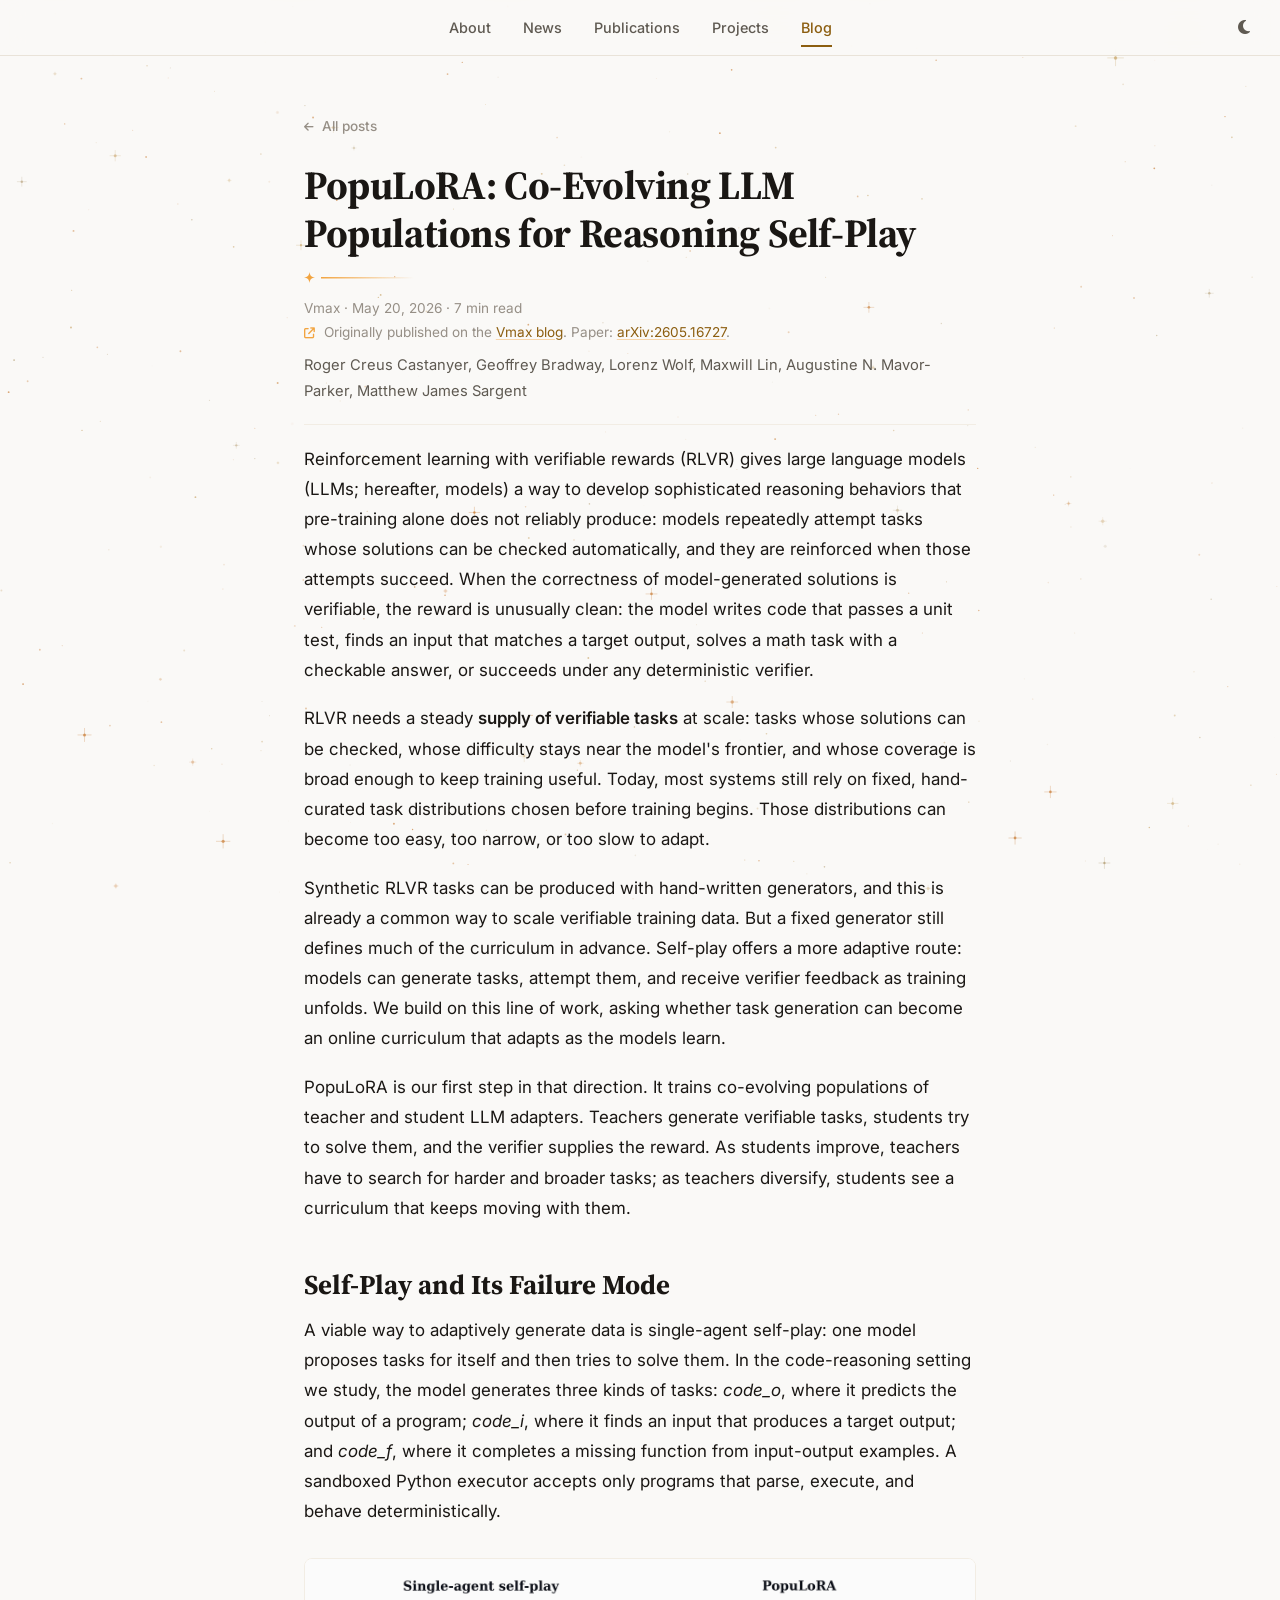
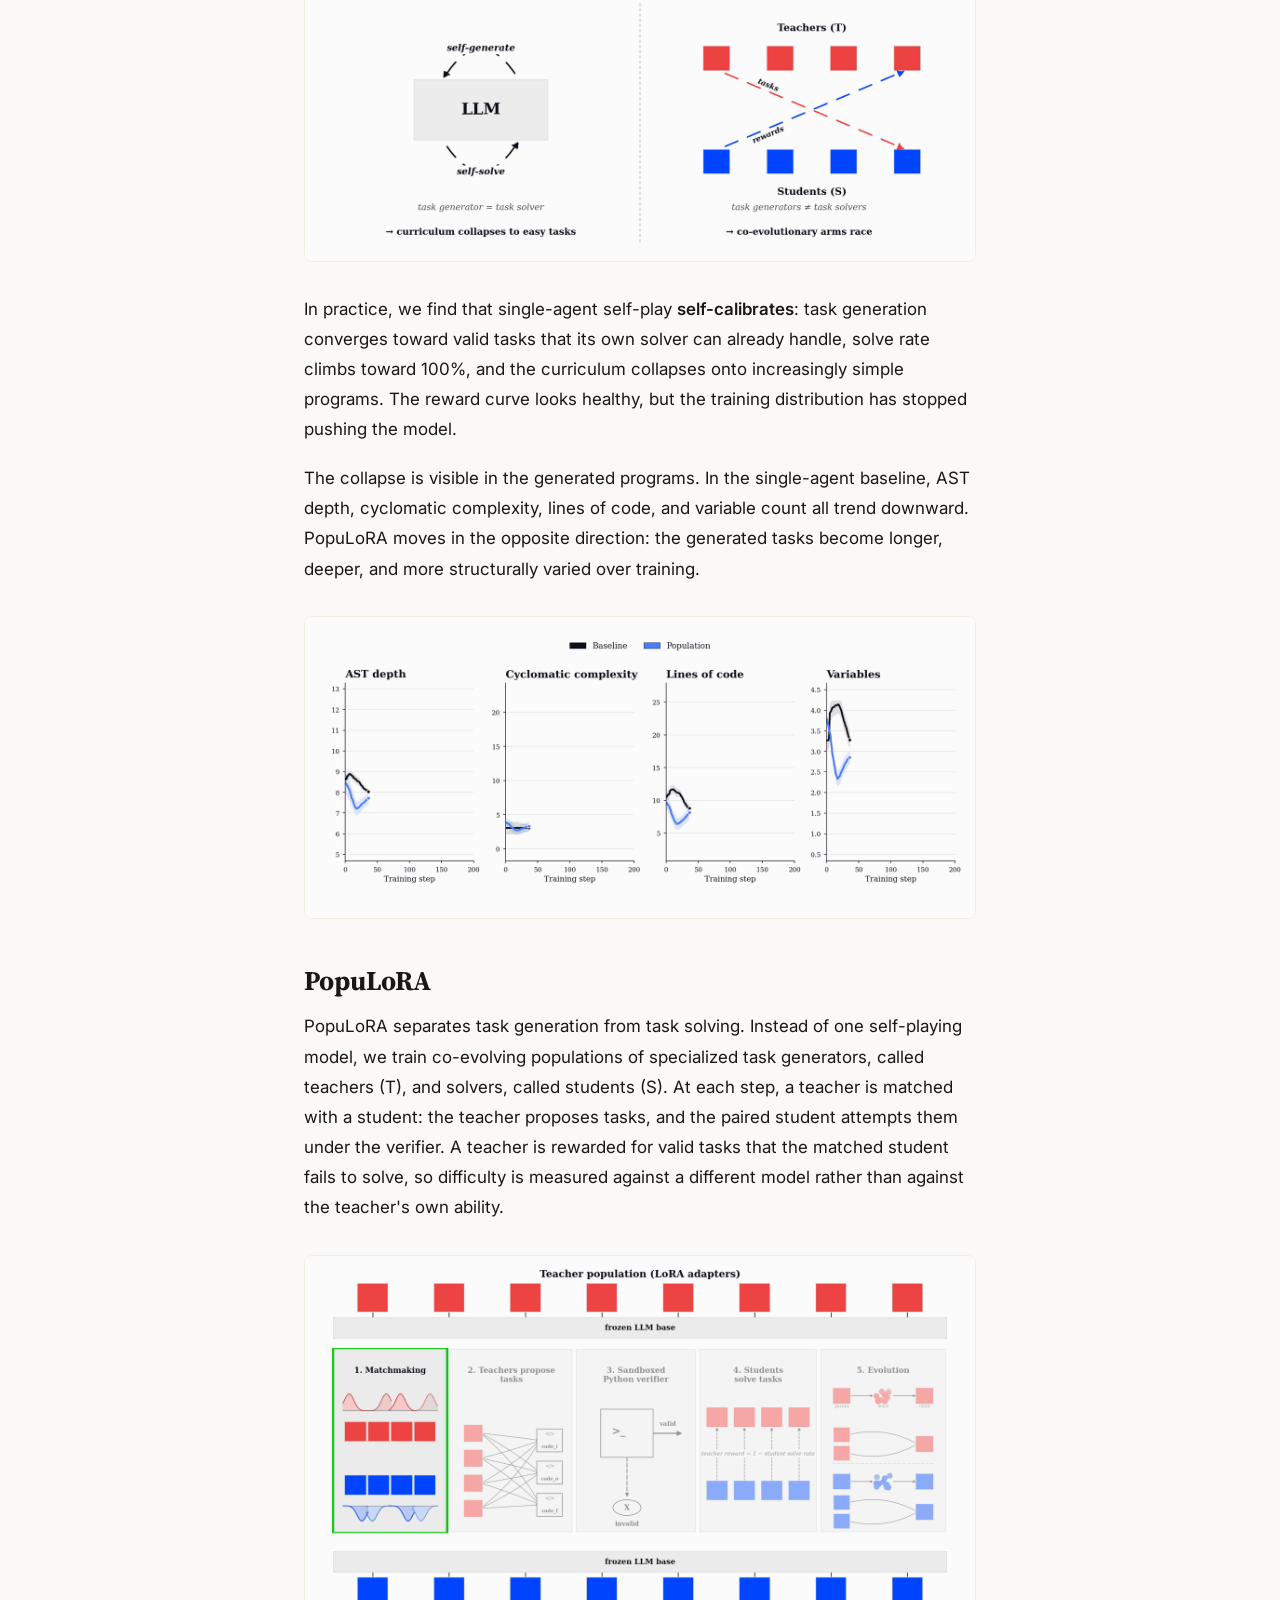
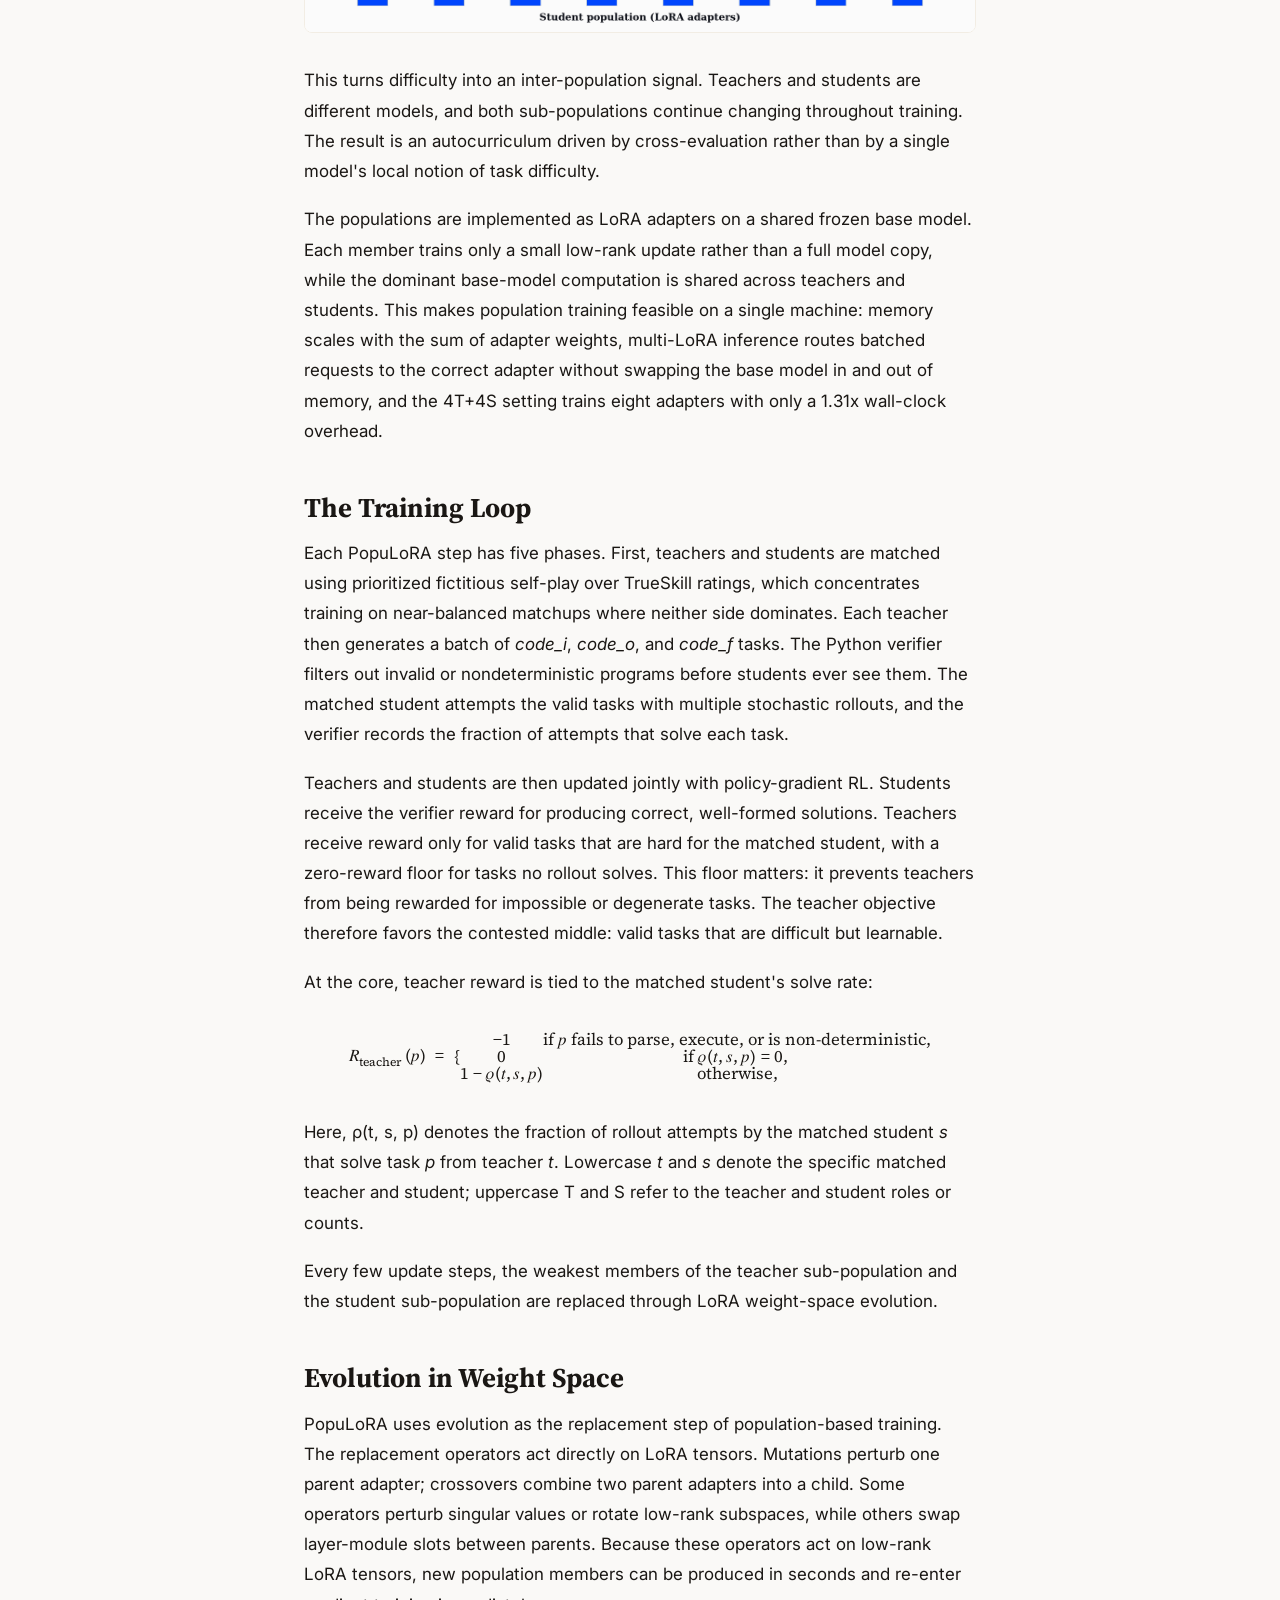
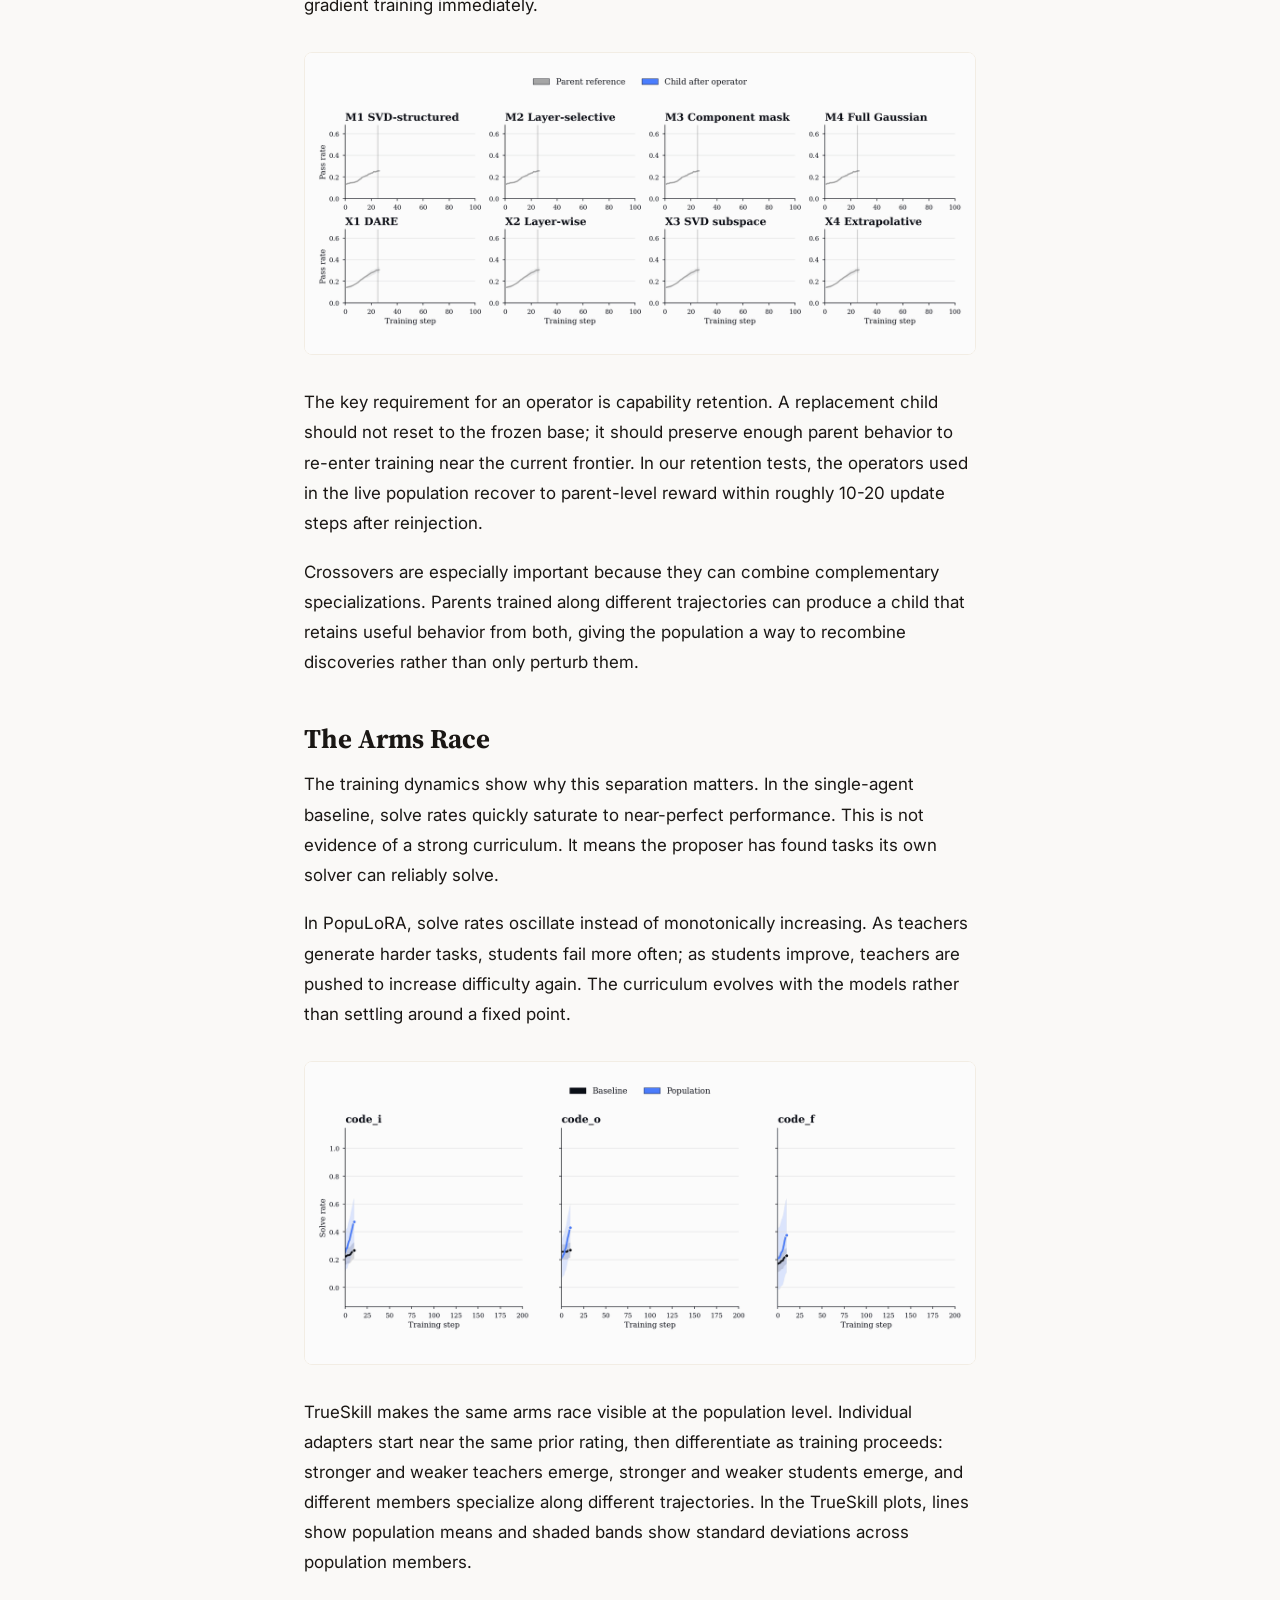
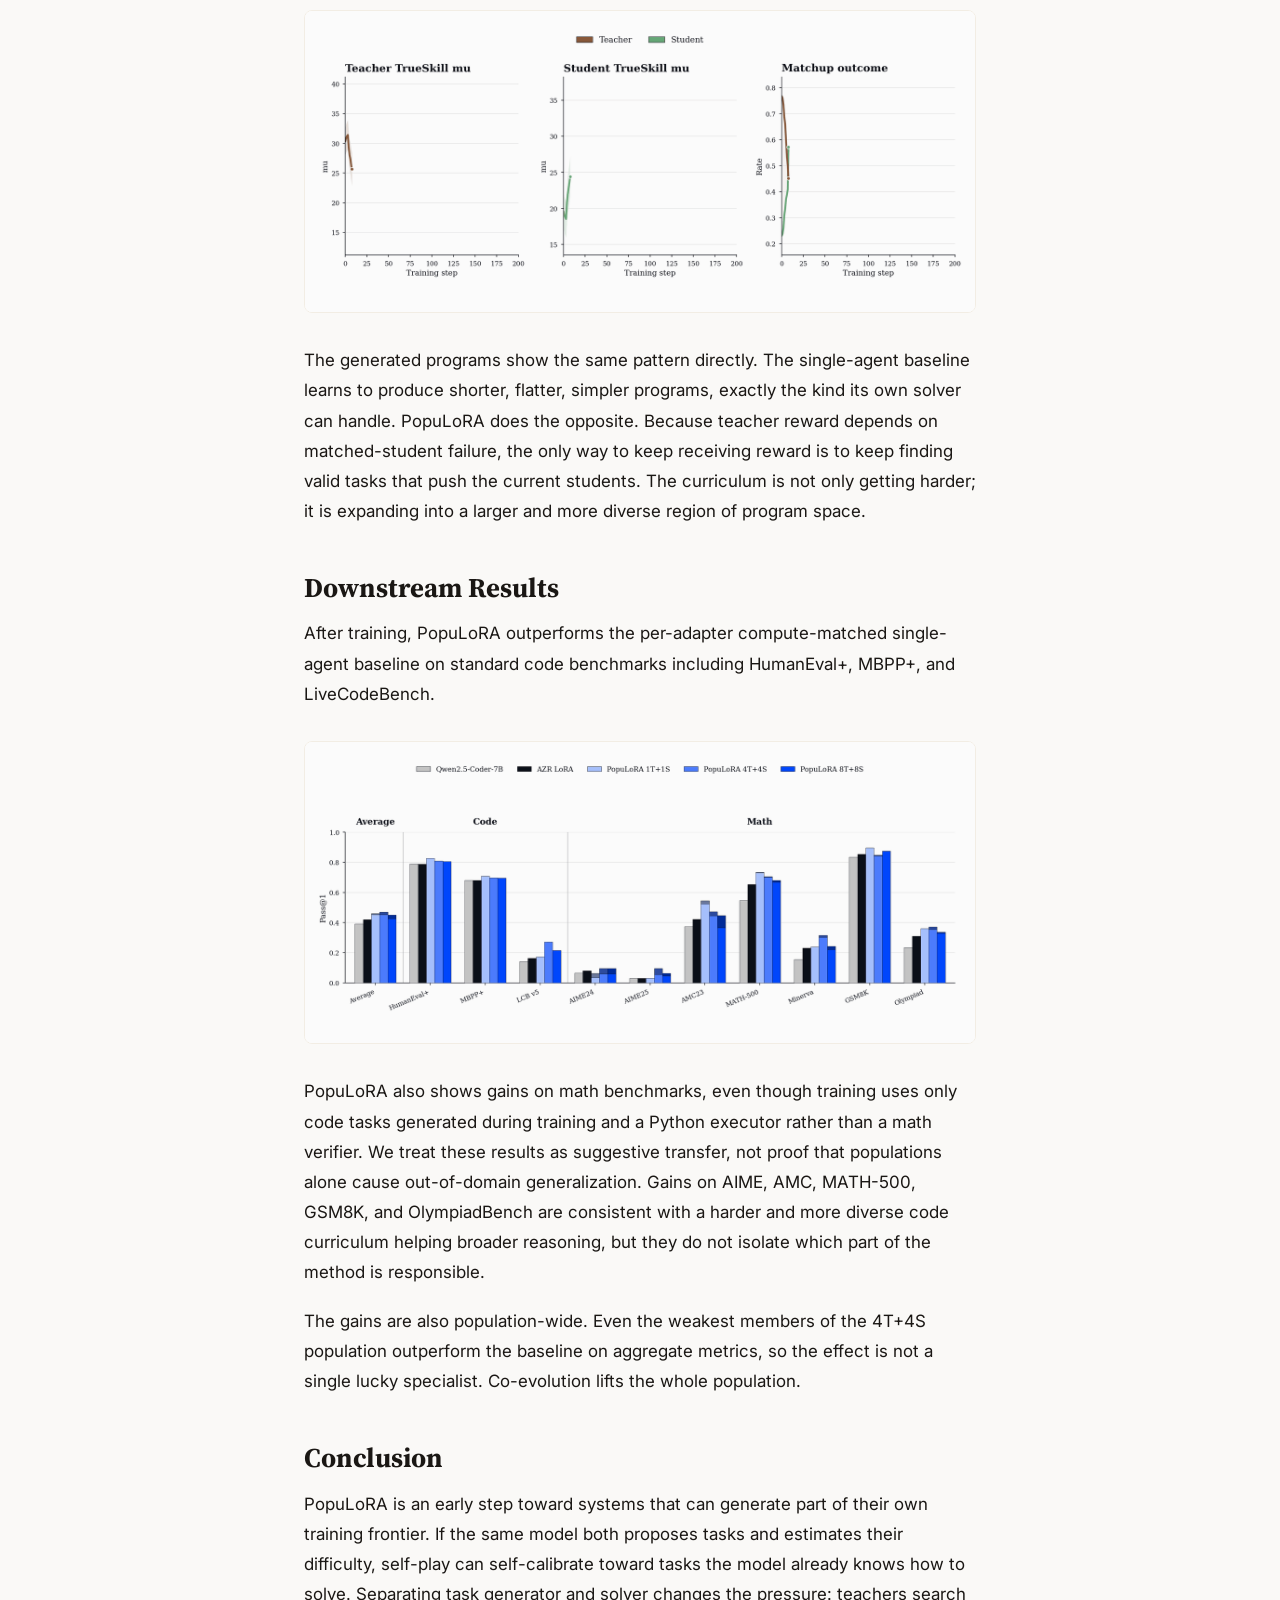
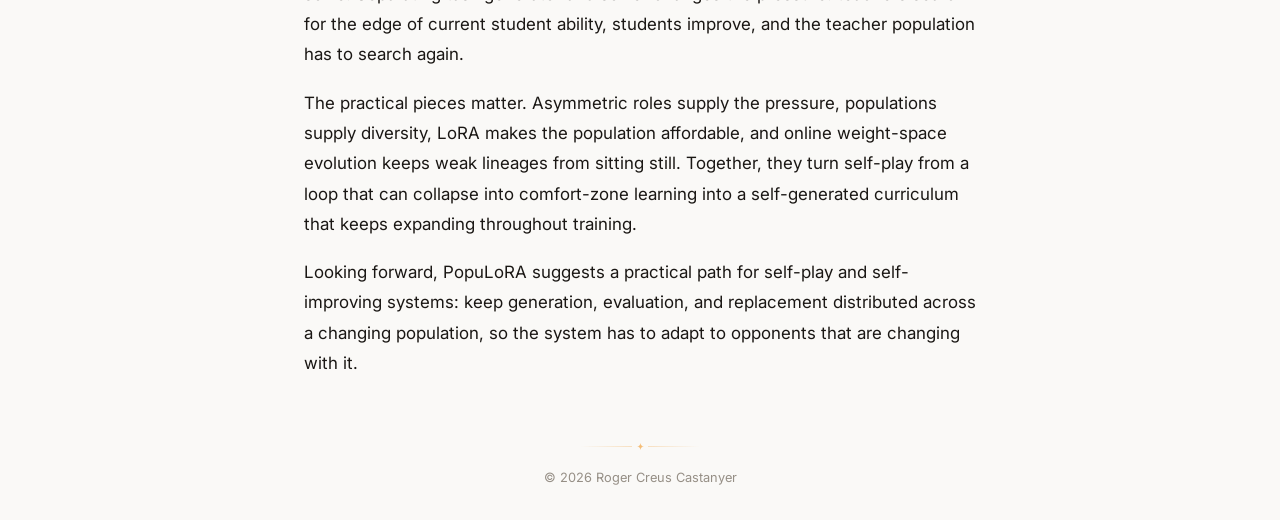
<file: blog/populora/index.html>
<!DOCTYPE html>
<html lang="en">
<head>
    <meta charset="UTF-8">
    <meta name="viewport" content="width=device-width, initial-scale=1.0">
    <meta name="theme-color" content="#faf9f7">
    <script>
      /* set theme before paint to avoid a flash of the wrong colours */
      (function () {
        try {
          var t = localStorage.getItem('theme');
          if (t !== 'dark' && t !== 'light') {
            t = matchMedia('(prefers-color-scheme: dark)').matches ? 'dark' : 'light';
          }
          document.documentElement.setAttribute('data-theme', t);
          var m = document.querySelector('meta[name="theme-color"]');
          if (m) m.setAttribute('content', t === 'dark' ? '#110f0e' : '#faf9f7');
        } catch (e) {}
      })();
    </script>
    <title>PopuLoRA: Co-Evolving LLM Populations for Reasoning Self-Play · Roger Creus Castanyer</title>
    <link rel="icon" href="../../favicon.svg" type="image/svg+xml">
    <link rel="icon" href="../../favicon-32x32.png" sizes="32x32" type="image/png">
    <link rel="apple-touch-icon" href="../../apple-touch-icon.png">
    <meta name="description" content="We introduce PopuLoRA, a population-based asymmetric self-play framework for reinforcement learning with verifiable rewards (RLVR) post-training of LLMs.">
    <meta name="author" content="Roger Creus Castanyer">
    <link rel="canonical" href="https://vmax.ai/team/populora-co-evolving-llm-populations-for-reasoning-self-play">
    <meta property="og:type" content="article">
    <meta property="og:url" content="https://roger-creus.github.io/blog/populora/">
    <meta property="og:title" content="PopuLoRA: Co-Evolving LLM Populations for Reasoning Self-Play">
    <meta property="og:description" content="We introduce PopuLoRA, a population-based asymmetric self-play framework for reinforcement learning with verifiable rewards (RLVR) post-training of LLMs.">
    <meta property="og:image" content="https://roger-creus.github.io/pics/populora.png">
    <meta name="twitter:card" content="summary_large_image">
    <meta name="twitter:creator" content="@creus_roger">
    <meta name="twitter:title" content="PopuLoRA: Co-Evolving LLM Populations for Reasoning Self-Play">
    <meta name="twitter:description" content="We introduce PopuLoRA, a population-based asymmetric self-play framework for reinforcement learning with verifiable rewards (RLVR) post-training of LLMs.">
    <meta name="twitter:image" content="https://roger-creus.github.io/pics/populora.png">
    <link rel="preconnect" href="https://fonts.googleapis.com">
    <link rel="preconnect" href="https://fonts.gstatic.com" crossorigin>
    <link href="https://fonts.googleapis.com/css2?family=Inter:wght@400;500;600;700&family=Source+Serif+4:ital,opsz,wght@0,8..60,400;0,8..60,600;0,8..60,700;1,8..60,400&display=swap" rel="stylesheet">
    <link rel="stylesheet" href="https://cdnjs.cloudflare.com/ajax/libs/font-awesome/6.5.1/css/all.min.css">
    <link rel="stylesheet" href="../../main.css">
</head>
<body class="page-blog">
    <nav class="nav nav--solid" id="nav">
        <div class="nav__inner">
            <button class="nav__burger" id="navBurger" aria-label="Toggle menu" aria-expanded="false">
                <span></span><span></span><span></span>
            </button>
            <div class="nav__links" id="navLinks">
                <a href="../../#about" class="nav__link">About</a>
                <a href="../../#news" class="nav__link">News</a>
                <a href="../../#publications" class="nav__link">Publications</a>
                <a href="../../#projects" class="nav__link">Projects</a>
                <a href="../" class="nav__link active">Blog</a>
            </div>
        </div>
        <button class="theme-toggle" id="themeToggle" aria-label="Toggle dark mode" title="Toggle dark mode">
            <i class="fa-solid fa-moon theme-icon-dark" aria-hidden="true"></i>
            <i class="fa-solid fa-sun theme-icon-light" aria-hidden="true"></i>
        </button>
    </nav>

    <main>
        <article class="post">
            <header class="post-head">
                <a href="../" class="post-back"><i class="fa-solid fa-arrow-left" aria-hidden="true"></i> All posts</a>
                <h1 class="post-title">PopuLoRA: Co-Evolving LLM Populations for Reasoning Self-Play</h1>
                <p class="post-meta">Vmax · May 20, 2026 · 7 min read</p>
            </header>
            <div class="post-body">
<p class="post-origin"><i class="fa-solid fa-arrow-up-right-from-square" aria-hidden="true"></i> Originally published on the <a href="https://vmax.ai/team/populora-co-evolving-llm-populations-for-reasoning-self-play" target="_blank" rel="noopener">Vmax blog</a>. Paper: <a href="https://arxiv.org/abs/2605.16727" target="_blank" rel="noopener">arXiv:2605.16727</a>.</p>
<p class="post-authors">Roger Creus Castanyer, Geoffrey Bradway, Lorenz Wolf, Maxwill Lin, Augustine N. Mavor-Parker, Matthew James Sargent</p>
<p>Reinforcement learning with verifiable rewards (RLVR) gives large language models (LLMs; hereafter, models) a way to develop sophisticated reasoning behaviors that pre-training alone does not reliably produce: models repeatedly attempt tasks whose solutions can be checked automatically, and they are reinforced when those attempts succeed. When the correctness of model-generated solutions is verifiable, the reward is unusually clean: the model writes code that passes a unit test, finds an input that matches a target output, solves a math task with a checkable answer, or succeeds under any deterministic verifier.</p>
<p>RLVR needs a steady <strong>supply of verifiable tasks</strong> at scale: tasks whose solutions can be checked, whose difficulty stays near the model's frontier, and whose coverage is broad enough to keep training useful. Today, most systems still rely on fixed, hand-curated task distributions chosen before training begins. Those distributions can become too easy, too narrow, or too slow to adapt.</p>
<p>Synthetic RLVR tasks can be produced with hand-written generators, and this is already a common way to scale verifiable training data. But a fixed generator still defines much of the curriculum in advance. Self-play offers a more adaptive route: models can generate tasks, attempt them, and receive verifier feedback as training unfolds. We build on this line of work, asking whether task generation can become an online curriculum that adapts as the models learn.</p>
<p>PopuLoRA is our first step in that direction. It trains co-evolving populations of teacher and student LLM adapters. Teachers generate verifiable tasks, students try to solve them, and the verifier supplies the reward. As students improve, teachers have to search for harder and broader tasks; as teachers diversify, students see a curriculum that keeps moving with them.</p>
<h2 id="self-play-and-its-failure-mode">Self-Play and Its Failure Mode</h2>
<p>A viable way to adaptively generate data is single-agent self-play: one model proposes tasks for itself and then tries to solve them. In the code-reasoning setting we study, the model generates three kinds of tasks: <em>code_o</em>, where it predicts the output of a program; <em>code_i</em>, where it finds an input that produces a target output; and <em>code_f</em>, where it completes a missing function from input-output examples. A sandboxed Python executor accepts only programs that parse, execute, and behave deterministically.</p>
<figure class="post-fig"><img src="figures/01_self_play_vs_populora.gif" alt="Single-agent self-play vs PopuLoRA" loading="lazy"></figure>
<p>In practice, we find that single-agent self-play <strong>self-calibrates</strong>: task generation converges toward valid tasks that its own solver can already handle, solve rate climbs toward 100%, and the curriculum collapses onto increasingly simple programs. The reward curve looks healthy, but the training distribution has stopped pushing the model.</p>
<p>The collapse is visible in the generated programs. In the single-agent baseline, AST depth, cyclomatic complexity, lines of code, and variable count all trend downward. PopuLoRA moves in the opposite direction: the generated tasks become longer, deeper, and more structurally varied over training.</p>
<figure class="post-fig"><img src="figures/02_program_complexity.gif" alt="Program complexity animation" loading="lazy"></figure>
<h2 id="populora">PopuLoRA</h2>
<p>PopuLoRA separates task generation from task solving. Instead of one self-playing model, we train co-evolving populations of specialized task generators, called teachers (T), and solvers, called students (S). At each step, a teacher is matched with a student: the teacher proposes tasks, and the paired student attempts them under the verifier. A teacher is rewarded for valid tasks that the matched student fails to solve, so difficulty is measured against a different model rather than against the teacher's own ability.</p>
<figure class="post-fig"><img src="figures/03_method.gif" alt="PopuLoRA method animation" loading="lazy"></figure>
<p>This turns difficulty into an inter-population signal. Teachers and students are different models, and both sub-populations continue changing throughout training. The result is an autocurriculum driven by cross-evaluation rather than by a single model's local notion of task difficulty.</p>
<p>The populations are implemented as LoRA adapters on a shared frozen base model. Each member trains only a small low-rank update rather than a full model copy, while the dominant base-model computation is shared across teachers and students. This makes population training feasible on a single machine: memory scales with the sum of adapter weights, multi-LoRA inference routes batched requests to the correct adapter without swapping the base model in and out of memory, and the 4T+4S setting trains eight adapters with only a 1.31x wall-clock overhead.</p>
<h2 id="the-training-loop">The Training Loop</h2>
<p>Each PopuLoRA step has five phases. First, teachers and students are matched using prioritized fictitious self-play over TrueSkill ratings, which concentrates training on near-balanced matchups where neither side dominates. Each teacher then generates a batch of <em>code_i</em>, <em>code_o</em>, and <em>code_f</em> tasks. The Python verifier filters out invalid or nondeterministic programs before students ever see them. The matched student attempts the valid tasks with multiple stochastic rollouts, and the verifier records the fraction of attempts that solve each task.</p>
<p>Teachers and students are then updated jointly with policy-gradient RL. Students receive the verifier reward for producing correct, well-formed solutions. Teachers receive reward only for valid tasks that are hard for the matched student, with a zero-reward floor for tasks no rollout solves. This floor matters: it prevents teachers from being rewarded for impossible or degenerate tasks. The teacher objective therefore favors the contested middle: valid tasks that are difficult but learnable.</p>
<p>At the core, teacher reward is tied to the matched student's solve rate:</p>
<div class="post-eq"><math display="block" xmlns="http://www.w3.org/1998/Math/MathML"><semantics><mrow><msub><mi>R</mi><mtext>teacher</mtext></msub><mo stretchy="false">(</mo><mi>p</mi><mo stretchy="false">)</mo><mtext>  </mtext><mo>=</mo><mtext>  </mtext><mrow><mo fence="true">{</mo><mtable columnalign="left left" columnspacing="1em" rowspacing="0.36em"><mtr><mtd><mstyle displaystyle="false" scriptlevel="0"><mrow><mo>−</mo><mn>1</mn></mrow></mstyle></mtd><mtd><mstyle displaystyle="false" scriptlevel="0"><mrow><mtext>if </mtext><mi>p</mi><mtext> fails to parse, execute, or is non-deterministic,</mtext></mrow></mstyle></mtd></mtr><mtr><mtd><mstyle displaystyle="false" scriptlevel="0"><mn>0</mn></mstyle></mtd><mtd><mstyle displaystyle="false" scriptlevel="0"><mrow><mtext>if </mtext><mi>ρ</mi><mo stretchy="false">(</mo><mi>t</mi><mo separator="true">,</mo><mi>s</mi><mo separator="true">,</mo><mi>p</mi><mo stretchy="false">)</mo><mo>=</mo><mn>0</mn><mo separator="true">,</mo></mrow></mstyle></mtd></mtr><mtr><mtd><mstyle displaystyle="false" scriptlevel="0"><mrow><mn>1</mn><mo>−</mo><mi>ρ</mi><mo stretchy="false">(</mo><mi>t</mi><mo separator="true">,</mo><mi>s</mi><mo separator="true">,</mo><mi>p</mi><mo stretchy="false">)</mo></mrow></mstyle></mtd><mtd><mstyle displaystyle="false" scriptlevel="0"><mtext>otherwise,</mtext></mstyle></mtd></mtr></mtable></mrow></mrow></semantics></math></div>
<p>Here, ρ(t, s, p) denotes the fraction of rollout attempts by the matched student <em>s</em> that solve task <em>p</em> from teacher <em>t</em>. Lowercase <em>t</em> and <em>s</em> denote the specific matched teacher and student; uppercase T and S refer to the teacher and student roles or counts.</p>
<p>Every few update steps, the weakest members of the teacher sub-population and the student sub-population are replaced through LoRA weight-space evolution.</p>
<h2 id="evolution-in-weight-space">Evolution in Weight Space</h2>
<p>PopuLoRA uses evolution as the replacement step of population-based training. The replacement operators act directly on LoRA tensors. Mutations perturb one parent adapter; crossovers combine two parent adapters into a child. Some operators perturb singular values or rotate low-rank subspaces, while others swap layer-module slots between parents. Because these operators act on low-rank LoRA tensors, new population members can be produced in seconds and re-enter gradient training immediately.</p>
<figure class="post-fig"><img src="figures/04_lora_operator_recovery.gif" alt="LoRA operator recovery animation" loading="lazy"></figure>
<p>The key requirement for an operator is capability retention. A replacement child should not reset to the frozen base; it should preserve enough parent behavior to re-enter training near the current frontier. In our retention tests, the operators used in the live population recover to parent-level reward within roughly 10-20 update steps after reinjection.</p>
<p>Crossovers are especially important because they can combine complementary specializations. Parents trained along different trajectories can produce a child that retains useful behavior from both, giving the population a way to recombine discoveries rather than only perturb them.</p>
<h2 id="the-arms-race">The Arms Race</h2>
<p>The training dynamics show why this separation matters. In the single-agent baseline, solve rates quickly saturate to near-perfect performance. This is not evidence of a strong curriculum. It means the proposer has found tasks its own solver can reliably solve.</p>
<p>In PopuLoRA, solve rates oscillate instead of monotonically increasing. As teachers generate harder tasks, students fail more often; as students improve, teachers are pushed to increase difficulty again. The curriculum evolves with the models rather than settling around a fixed point.</p>
<figure class="post-fig"><img src="figures/05_solve_rate_by_task.gif" alt="Solve rate by task type animation" loading="lazy"></figure>
<p>TrueSkill makes the same arms race visible at the population level. Individual adapters start near the same prior rating, then differentiate as training proceeds: stronger and weaker teachers emerge, stronger and weaker students emerge, and different members specialize along different trajectories. In the TrueSkill plots, lines show population means and shaded bands show standard deviations across population members.</p>
<figure class="post-fig"><img src="figures/06_trueskill_arms_race.gif" alt="TrueSkill arms race animation" loading="lazy"></figure>
<p>The generated programs show the same pattern directly. The single-agent baseline learns to produce shorter, flatter, simpler programs, exactly the kind its own solver can handle. PopuLoRA does the opposite. Because teacher reward depends on matched-student failure, the only way to keep receiving reward is to keep finding valid tasks that push the current students. The curriculum is not only getting harder; it is expanding into a larger and more diverse region of program space.</p>
<h2 id="downstream-results">Downstream Results</h2>
<p>After training, PopuLoRA outperforms the per-adapter compute-matched single-agent baseline on standard code benchmarks including HumanEval+, MBPP+, and LiveCodeBench.</p>
<figure class="post-fig"><img src="figures/07_downstream_eval.gif" alt="Downstream evaluation animation" loading="lazy"></figure>
<p>PopuLoRA also shows gains on math benchmarks, even though training uses only code tasks generated during training and a Python executor rather than a math verifier. We treat these results as suggestive transfer, not proof that populations alone cause out-of-domain generalization. Gains on AIME, AMC, MATH-500, GSM8K, and OlympiadBench are consistent with a harder and more diverse code curriculum helping broader reasoning, but they do not isolate which part of the method is responsible.</p>
<p>The gains are also population-wide. Even the weakest members of the 4T+4S population outperform the baseline on aggregate metrics, so the effect is not a single lucky specialist. Co-evolution lifts the whole population.</p>
<h2 id="conclusion">Conclusion</h2>
<p>PopuLoRA is an early step toward systems that can generate part of their own training frontier. If the same model both proposes tasks and estimates their difficulty, self-play can self-calibrate toward tasks the model already knows how to solve. Separating task generator and solver changes the pressure: teachers search for the edge of current student ability, students improve, and the teacher population has to search again.</p>
<p>The practical pieces matter. Asymmetric roles supply the pressure, populations supply diversity, LoRA makes the population affordable, and online weight-space evolution keeps weak lineages from sitting still. Together, they turn self-play from a loop that can collapse into comfort-zone learning into a self-generated curriculum that keeps expanding throughout training.</p>
<p>Looking forward, PopuLoRA suggests a practical path for self-play and self-improving systems: keep generation, evaluation, and replacement distributed across a changing population, so the system has to adapt to opponents that are changing with it.</p>
            </div>
        </article>
    </main>

    <footer class="footer">
        <p>&copy; 2026 Roger Creus Castanyer</p>
    </footer>

    <script src="../../cosmos.js"></script>
    <script src="../blog.js"></script>
</body>
</html>
</file>
<file: main.css>
/* ===== Variables ===== */
:root {
    /* one warm palette built around the black hole: near-neutral ink + a
       single gold accent (deep amber for text, bright gold for decoration) */
    --bg: #faf9f7;
    --text: #1a1714;
    --text-secondary: #5f5a52;
    --text-tertiary: #968f86;
    --accent: #8c5e10;                    /* deep amber, AA on light (5.4:1) */
    --accent-hover: #b97e1c;
    --accent-subtle: rgba(242, 164, 64, 0.11);
    --border: #e9e3d9;
    --border-light: #f2ede4;
    --sans: 'Inter', system-ui, -apple-system, sans-serif;
    --serif: 'Source Serif 4', Georgia, serif;
    --nav-h: 56px;
    /* black hole hero palette */
    --void: #07070a;
    --cream: #f4ecd8;
    --gold: #f2a440;                      /* bright gold for decorative accents */
    --gold-deep: #8c5e10;                 /* readable gold for text on light */
    --gold-subtle: rgba(242, 164, 64, 0.13);
    --gold-border: rgba(242, 164, 64, 0.42);
    /* theme-dependent surfaces */
    --fade-rgb: 250, 249, 247;            /* band fade target (matches --bg) */
    --nav-bg: rgba(250, 249, 247, 0.8);
    --photo-border: #ffffff;
    --logo-filter: grayscale(1);
    --card-shadow: rgba(40, 30, 10, 0.08);
    /* cosmos accents: a four-point gold star flanked by fading hairlines */
    --star-svg: url("data:image/svg+xml,%3Csvg xmlns='http://www.w3.org/2000/svg' viewBox='0 0 20 20'%3E%3Cpath d='M10 0 C10.9 6.6 13.4 9.1 20 10 C13.4 10.9 10.9 13.4 10 20 C9.1 13.4 6.6 10.9 0 10 C6.6 9.1 9.1 6.6 10 0Z' fill='%23f2a440'/%3E%3C/svg%3E");
    --sparkle-rule:
        var(--star-svg) center / 11px 11px no-repeat,
        linear-gradient(to right, transparent, var(--gold)) left 50% / 38px 1.5px no-repeat,
        linear-gradient(to left, transparent, var(--gold)) right 50% / 38px 1.5px no-repeat;
    --sparkle-rule-faint:
        var(--star-svg) center / 7px 7px no-repeat,
        linear-gradient(to right, transparent, var(--gold-border)) left 50% / 52px 1px no-repeat,
        linear-gradient(to left, transparent, var(--gold-border)) right 50% / 52px 1px no-repeat;
    --nebula: radial-gradient(120% 90% at 100% 0%, rgba(242, 164, 64, 0.10), transparent 60%),
              radial-gradient(90% 80% at 0% 100%, rgba(150, 160, 210, 0.07), transparent 65%);
}

html[data-theme="dark"] {
    --bg: #110f0e;
    --text: #ece8e2;
    --text-secondary: #a09a8f;
    --text-tertiary: #6f685e;
    --accent: #e6ad54;                    /* bright amber, 9.5:1 on dark */
    --accent-hover: #f4c87e;
    --accent-subtle: rgba(242, 164, 64, 0.14);
    --border: #2a2722;
    --border-light: #1c1a16;
    --gold-deep: #e6ad54;
    --gold-subtle: rgba(242, 164, 64, 0.16);
    --gold-border: rgba(242, 164, 64, 0.4);
    --fade-rgb: 17, 15, 14;
    --nav-bg: rgba(17, 15, 14, 0.82);
    --photo-border: #2c2922;
    --logo-filter: grayscale(1) invert(1) brightness(1.35);
    --card-shadow: rgba(0, 0, 0, 0.5);
}

/* ===== Reset & Base ===== */
*, *::before, *::after { box-sizing: border-box; margin: 0; padding: 0; }

html {
    scroll-behavior: smooth;
    scroll-padding-top: calc(var(--nav-h) + 1rem);
}

body {
    font-family: var(--sans);
    font-size: 1rem;
    line-height: 1.65;
    color: var(--text);
    background: var(--bg);
    transition: background-color 0.3s ease, color 0.3s ease;
    -webkit-font-smoothing: antialiased;
    -moz-osx-font-smoothing: grayscale;
}

a {
    color: var(--accent);
    text-decoration: none;
    transition: color 0.2s;
}
a:hover { color: var(--accent-hover); }

img { max-width: 100%; height: auto; display: block; }

ul { list-style: none; }

::selection { background: var(--accent); color: var(--bg); }

a:focus-visible, button:focus-visible {
    outline: 2px solid var(--accent);
    outline-offset: 2px;
}

/* ===== Layout ===== */
.wrap {
    max-width: 800px;
    margin: 0 auto;
    padding: 0 1.5rem;
}

.section {
    padding: clamp(2.25rem, 6vw, 3.5rem) 0;
}

.section-title {
    font-family: var(--serif);
    font-size: clamp(1.5rem, 3vw, 2rem);
    font-weight: 700;
    color: var(--text);
    margin-bottom: 2rem;
    text-align: center;
}
/* gold rule echoing the black hole band */
.section-title::after {
    content: '';
    display: block;
    width: 92px;
    height: 11px;
    margin: 0.6rem auto 0;
    background: var(--sparkle-rule);
}

.divider {
    border: none;
    height: 9px;
    max-width: 120px;
    margin: 0 auto;
    opacity: 0.55;
    background: var(--sparkle-rule-faint);
}

/* ===== Navbar ===== */
.nav {
    position: fixed;
    top: 0;
    left: 0;
    right: 0;
    z-index: 100;
    background: transparent;
    border-bottom: 1px solid transparent;
    transition: background 0.4s, border-color 0.4s, backdrop-filter 0.4s;
    height: var(--nav-h);
}

/* frosted surface once scrolled past the black hole band */
.nav--solid {
    background: var(--nav-bg);
    backdrop-filter: blur(12px);
    -webkit-backdrop-filter: blur(12px);
    border-bottom-color: var(--border);
}

.nav__inner {
    max-width: 720px;
    margin: 0 auto;
    padding: 0 1.5rem;
    display: flex;
    align-items: center;
    justify-content: center;
    height: 100%;
}

.nav__links {
    display: flex;
    gap: 0.5rem;
}

.nav__link {
    position: relative;
    padding: 0.5rem 0.75rem;
    font-size: 0.9rem;
    font-weight: 500;
    /* cream + soft shadow while floating over the band */
    color: rgba(244, 236, 216, 0.78);
    text-shadow: 0 1px 14px rgba(0, 0, 0, 0.5);
    transition: color 0.2s;
}
.nav__link:hover { color: var(--cream); }
.nav__link.active { color: #fff; }

/* solid state reverts to the light-page palette */
.nav--solid .nav__link {
    color: var(--text-secondary);
    text-shadow: none;
}
.nav--solid .nav__link:hover { color: var(--text); }
.nav--solid .nav__link.active { color: var(--accent); }

.nav__link::after {
    content: '';
    position: absolute;
    bottom: 0;
    left: 0.75rem;
    right: 0.75rem;
    height: 2px;
    background: var(--gold);
    transform: scaleX(0);
    transition: transform 0.25s ease;
}
.nav--solid .nav__link::after { background: var(--accent); }
.nav__link:hover::after,
.nav__link.active::after {
    transform: scaleX(1);
}

/* Burger (mobile only) */
.nav__burger {
    display: none;
    background: none;
    border: none;
    cursor: pointer;
    padding: 0.5rem;
    width: 44px;
    height: 44px;
    flex-direction: column;
    justify-content: center;
    align-items: center;
    gap: 5px;
    position: relative;
    z-index: 51;
}

.nav__burger span {
    display: block;
    width: 22px;
    height: 2px;
    background: var(--cream);
    border-radius: 2px;
    transition: transform 0.3s, opacity 0.3s, background 0.3s;
}
.nav--solid .nav__burger span,
.nav__burger.open span { background: var(--text); }

.nav__burger.open span:nth-child(1) { transform: translateY(7px) rotate(45deg); }
.nav__burger.open span:nth-child(2) { opacity: 0; }
.nav__burger.open span:nth-child(3) { transform: translateY(-7px) rotate(-45deg); }

/* ===== Black hole hero band ===== */
.hero-band {
    position: relative;
    width: 100%;
    height: 34vh;
    min-height: 230px;
    max-height: 460px;
    background: var(--void);
    overflow: hidden;
}

/* static fallback (reduced-motion / no WebGL); the canvas draws over it */
.hero-band__fallback {
    position: absolute;
    inset: 0;
    background: radial-gradient(120% 90% at 50% 46%, #1a130a 0%, #0b0a0e 45%, #07070a 100%);
}

#bh {
    position: absolute;
    inset: 0;
    width: 100%;
    height: 100%;
    display: block;
    opacity: 0;
    transition: opacity 1000ms ease;
}

/* cosmic → paper seam */
.hero-band__fade {
    position: absolute;
    left: 0;
    right: 0;
    bottom: 0;
    height: 32%;
    z-index: 1;
    pointer-events: none;
    background: linear-gradient(to bottom,
        rgba(var(--fade-rgb), 0) 0%,
        rgba(var(--fade-rgb), 0.5) 60%,
        var(--bg) 100%);
}

.hero-band__overlay {
    position: absolute;
    left: 0;
    right: 0;
    top: 50%;
    transform: translateY(-50%);
    z-index: 2;
    text-align: center;
    padding: 0 1.5rem;
    pointer-events: none;
}

.hero-band__name {
    font-family: var(--serif);
    font-weight: 700;
    color: var(--cream);
    line-height: 1.05;
    font-size: clamp(1.5rem, 4.2vw, 2.4rem);
    text-shadow: 0 2px 30px rgba(0, 0, 0, 0.55);
    margin: 0;
}

.hero-band__rule {
    display: inline-block;
    height: 1px;
    width: clamp(110px, 16vw, 210px);
    margin: 0.85rem 0 0.7rem;
    background: linear-gradient(to right, transparent, var(--gold) 30%, var(--gold) 70%, transparent);
}

.hero-band__aff {
    font-size: 0.74rem;
    letter-spacing: 0.24em;
    text-transform: uppercase;
    color: rgba(244, 236, 216, 0.82);
    margin: 0;
}
.hero-band__aff-short { display: none; }

/* scroll cue at the bottom of the band */
.hero-band__scroll {
    position: absolute;
    left: 50%;
    bottom: 11px;
    transform: translateX(-50%);
    z-index: 3;
    color: var(--gold);
    font-size: 0.95rem;
    opacity: 0.75;
    pointer-events: none;
    animation: scroll-bounce 2.2s ease-in-out infinite;
}
@keyframes scroll-bounce {
    0%, 100% { transform: translateX(-50%) translateY(0); opacity: 0.5; }
    50% { transform: translateX(-50%) translateY(4px); opacity: 0.9; }
}
@media (prefers-reduced-motion: reduce) {
    .hero-band__scroll { animation: none; }
}

/* dark-mode toggle */
.theme-toggle {
    position: absolute;
    top: 50%;
    right: 1.5rem;
    transform: translateY(-50%);
    z-index: 101;
    background: none;
    border: none;
    cursor: pointer;
    padding: 0.4rem;
    font-size: 1rem;
    line-height: 1;
    color: rgba(244, 236, 216, 0.7);
    transition: color 0.2s;
}
.theme-toggle:hover { color: var(--cream); }
.nav--solid .theme-toggle { color: var(--text-secondary); }
.nav--solid .theme-toggle:hover { color: var(--text); }
.theme-icon-light { display: none; }
html[data-theme="dark"] .theme-icon-light { display: inline; }
html[data-theme="dark"] .theme-icon-dark { display: none; }

/* ===== Hero / About ===== */
.hero {
    display: grid;
    grid-template-columns: auto 1fr;
    gap: 2.5rem;
    align-items: start;
}

.hero__sidebar {
    display: flex;
    flex-direction: column;
    align-items: center;
    text-align: center;
}

.hero__photo {
    width: 160px;
    height: 160px;
    border-radius: 50%;
    object-fit: cover;
    box-shadow: 0 4px 20px var(--card-shadow);
    border: 3px solid var(--photo-border);
}

.hero__email {
    font-size: 0.85rem;
    color: var(--text-tertiary);
    margin-top: 1rem;
}

.hero__social {
    display: flex;
    gap: 0.75rem;
    margin-top: 1rem;
}

.hero__social a {
    color: var(--text-secondary);
    font-size: 1.2rem;
    transition: color 0.2s, transform 0.2s;
    display: flex;
    align-items: center;
    justify-content: center;
    width: 40px;
    height: 40px;
    border-radius: 50%;
}
.hero__social a:hover {
    color: var(--accent);
    transform: scale(1.1);
}

.hero__content h2 {
    font-family: var(--serif);
    font-size: 1.1rem;
    font-weight: 600;
    color: var(--text);
    margin: 1.75rem 0 0.6rem;
}

.hero__content p {
    color: var(--text-secondary);
    font-size: 0.95rem;
}

.hero__content p a { font-weight: 500; }

.hero__location {
    font-size: 0.9rem;
    color: var(--text-secondary);
    margin-top: 0.5rem;
    line-height: 1.8;
}

.hero__location i {
    color: var(--text-tertiary);
    width: 1rem;
    text-align: center;
    margin-right: 0.25rem;
}

.experience-list { margin-top: 0.5rem; }

.experience-list li {
    display: flex;
    align-items: flex-start;
    gap: 0.5rem;
    font-size: 0.9rem;
    color: var(--text-secondary);
    padding: 0.32rem 0;
}

.experience-list li strong {
    color: var(--text);
    font-weight: 600;
}

.exp-body {
    display: flex;
    flex-direction: column;
    line-height: 1.35;
}

.exp-date {
    font-size: 0.78rem;
    color: var(--text-tertiary);
    margin-top: 1px;
}

/* small, muted company marks (mixed sources unified to a transparent look) */
.exp-logos {
    display: flex;
    gap: 2px;
    flex: none;
    width: 30px;          /* fixed column so single- and dual-logo rows align */
    padding-top: 2px;
}
.exp-role strong { white-space: nowrap; }
.exp-logo {
    width: 14px;
    height: 14px;
    object-fit: contain;
    filter: var(--logo-filter);
    opacity: 0.6;
}

/* Experience / Education side by side */
.cv-cols {
    display: grid;
    grid-template-columns: 1fr 1fr;
    gap: 2rem;
}

/* ===== News ===== */
.news-item {
    display: grid;
    grid-template-columns: 5.5rem 1fr;
    gap: 1rem;
    padding: 0.75rem 0;
    border-bottom: 1px solid var(--border-light);
    font-size: 0.95rem;
}

.news-date {
    color: var(--text-tertiary);
    font-size: 0.85rem;
    font-variant-numeric: tabular-nums;
    white-space: nowrap;
}

.news-text {
    color: var(--text-secondary);
    line-height: 1.5;
}

.news-text a { font-weight: 600; }

.news-text strong {
    color: var(--text);
    font-weight: 600;
}

.news-item--hidden { display: none; }
.news-item--hidden.visible { display: grid; }

.news-toggle, .pub-toggle {
    display: inline-block;
    margin-top: 1rem;
    padding: 0;
    background: none;
    border: none;
    color: var(--accent);
    font-family: var(--sans);
    font-size: 0.9rem;
    font-weight: 500;
    cursor: pointer;
    transition: color 0.2s;
}
.news-toggle:hover, .pub-toggle:hover { color: var(--accent-hover); }

/* ===== Publications ===== */
.pub-list {
    display: flex;
    flex-direction: column;
}

.pub-card {
    display: grid;
    grid-template-columns: 120px 1fr;
    gap: 1.25rem;
    padding: 1rem 0.75rem;
    align-items: start;
    border-radius: 8px;
    transition: background-color 0.2s;
}

.pub-card:hover { background: var(--accent-subtle); }

/* show only the top 8 publications until expanded (same pattern as News) */
.pub-card--hidden { display: none; }
.pub-card--hidden.visible { display: grid; }

.pub-card__img {
    width: 120px;
    border-radius: 6px;
}

.pub-card__img-link { line-height: 0; }

.pub-card__title {
    font-size: 1rem;
    font-weight: 600;
    color: var(--text);
    line-height: 1.4;
    display: block;
}
.pub-card__title:hover { color: var(--accent); }

.pub-card__authors {
    font-size: 0.85rem;
    color: var(--text-secondary);
    margin-top: 0.25rem;
    line-height: 1.4;
}

.pub-card__venue {
    font-size: 0.85rem;
    font-weight: 600;
    color: var(--gold-deep);
    margin-top: 0.25rem;
}

/* award badge (Spotlight / Oral) */
.pub-badge {
    display: inline-block;
    margin-left: 0.4rem;
    padding: 0.05rem 0.5rem;
    font-size: 0.72rem;
    font-weight: 600;
    letter-spacing: 0.01em;
    color: var(--gold-deep);
    background: var(--gold-subtle);
    border: 1px solid var(--gold-border);
    border-radius: 100px;
    vertical-align: middle;
}

.pub-card__details { margin-top: 0.5rem; }

.pub-card__details summary {
    font-size: 0.8rem;
    font-weight: 500;
    color: var(--text-tertiary);
    cursor: pointer;
    transition: color 0.2s;
    list-style: none;
    display: inline-flex;
    align-items: center;
    gap: 0.25rem;
    user-select: none;
}
.pub-card__details summary::-webkit-details-marker { display: none; }

.pub-card__details summary::before {
    content: '▸';
    display: inline-block;
    transition: transform 0.2s;
    font-size: 0.75rem;
}
.pub-card__details[open] summary::before { transform: rotate(90deg); }
.pub-card__details summary:hover { color: var(--accent); }

.pub-card__abstract {
    font-size: 0.85rem;
    color: var(--text-secondary);
    line-height: 1.6;
    margin-top: 0.5rem;
    padding-left: 0.75rem;
    border-left: 2px solid var(--border-light);
    animation: fadeIn 0.3s ease;
}

@keyframes fadeIn {
    from { opacity: 0; transform: translateY(-4px); }
    to { opacity: 1; transform: translateY(0); }
}

/* ===== Projects ===== */
.project-grid {
    display: grid;
    grid-template-columns: repeat(auto-fill, minmax(280px, 1fr));
    gap: 1.25rem;
}

.project-card {
    padding: 1.25rem;
    border: 1px solid var(--border);
    border-radius: 8px;
    transition: border-color 0.25s, box-shadow 0.25s;
    color: inherit;
    display: block;
}
.project-card:hover {
    border-color: var(--accent);
    box-shadow: 0 2px 14px rgba(242, 164, 64, 0.16);
    color: inherit;
}

.project-card__title {
    font-size: 1rem;
    font-weight: 600;
    color: var(--text);
    margin-bottom: 0.5rem;
    transition: color 0.2s;
}
.project-card:hover .project-card__title { color: var(--accent); }

.project-card__desc {
    font-size: 0.85rem;
    color: var(--text-secondary);
    line-height: 1.5;
}

/* ===== Footer ===== */
.footer {
    text-align: center;
    padding: 2rem 1.5rem;
    font-size: 0.8rem;
    color: var(--text-tertiary);
}

/* ===== Animations ===== */
.fade-in {
    opacity: 0;
    transform: translateY(20px);
    transition: opacity 0.6s ease, transform 0.6s ease;
}

.fade-in.visible {
    opacity: 1;
    transform: translateY(0);
}

/* ===== Responsive ===== */
@media (max-width: 768px) {
    .nav__burger { display: flex; }
    /* no brand on the left anymore, so the burger sits on the right */
    .nav__inner { justify-content: flex-end; }
    .theme-toggle { right: auto; left: 1.5rem; }

    /* short affiliation on phones so it never clips */
    .hero-band__aff { letter-spacing: 0.18em; }
    .hero-band__aff-full { display: none; }
    .hero-band__aff-short { display: inline; }

    .nav__links {
        position: fixed;
        inset: 0;
        background: rgba(250, 250, 250, 0.97);
        backdrop-filter: blur(20px);
        -webkit-backdrop-filter: blur(20px);
        flex-direction: column;
        align-items: center;
        justify-content: center;
        gap: 0;
        opacity: 0;
        pointer-events: none;
        transition: opacity 0.3s;
        z-index: 50;
    }

    .nav__links.open {
        opacity: 1;
        pointer-events: auto;
    }

    .nav__link {
        font-size: 1.25rem;
        padding: 1rem 1.5rem;
        min-height: 48px;
    }

    .nav__link::after { display: none; }

    .hero {
        grid-template-columns: 1fr;
        text-align: center;
    }

    .hero__photo {
        width: 140px;
        height: 140px;
    }

    .hero__content h2 { text-align: left; }
    .hero__content p { text-align: left; }
    .hero__location { text-align: left; }
    .experience-list { text-align: left; }
    .cv-cols { grid-template-columns: 1fr; gap: 0; }

    .news-item {
        grid-template-columns: 1fr;
        gap: 0.15rem;
    }

    .pub-card {
        grid-template-columns: 80px 1fr;
        gap: 1rem;
    }

    .pub-card__img { width: 80px; }
}

@media (max-width: 480px) {
    .pub-card {
        grid-template-columns: 1fr;
    }

    .pub-card__img-link {
        display: none;
    }

    .project-grid {
        grid-template-columns: 1fr;
    }
}

/* ===== Blog ===== */
.page-blog main { padding-top: var(--nav-h); }

/* index */
.post-list { display: grid; gap: 1.5rem; }
.post-item {
    display: grid;
    grid-template-columns: 220px 1fr;
    gap: 1.5rem;
    align-items: center;
    padding: 1.25rem;
    border: 1px solid var(--border);
    border-radius: 12px;
    color: var(--text);
    transition: border-color 0.2s, box-shadow 0.2s, transform 0.2s;
}
.post-item:hover {
    color: var(--text);
    border-color: var(--gold-border);
    box-shadow: 0 6px 24px var(--card-shadow);
    transform: translateY(-2px);
}
.post-item__img {
    width: 100%;
    aspect-ratio: 5 / 2;
    object-fit: cover;
    border-radius: 8px;
}
.post-item__date {
    font-size: 0.78rem;
    font-weight: 600;
    letter-spacing: 0.08em;
    text-transform: uppercase;
    color: var(--accent);
    margin-bottom: 0.35rem;
}
.post-item__title {
    font-family: var(--serif);
    font-size: 1.2rem;
    line-height: 1.35;
    margin-bottom: 0.5rem;
}
.post-item__excerpt {
    font-size: 0.9rem;
    color: var(--text-secondary);
    margin-bottom: 0.6rem;
}
.post-item__more { font-size: 0.85rem; font-weight: 600; color: var(--accent); }
.post-item__more i { font-size: 0.75em; margin-left: 0.25rem; transition: transform 0.2s; }
.post-item:hover .post-item__more i { transform: translateX(3px); }

/* post */
.post {
    max-width: 720px;
    margin: 0 auto;
    padding: clamp(2rem, 6vw, 3.5rem) 1.5rem 2rem;
}
.post-back {
    display: inline-block;
    font-size: 0.85rem;
    font-weight: 500;
    color: var(--text-tertiary);
    margin-bottom: 1.5rem;
}
.post-back:hover { color: var(--accent); }
.post-back i { font-size: 0.8em; margin-right: 0.25rem; }
.post-title {
    font-family: var(--serif);
    font-size: clamp(1.75rem, 4.5vw, 2.5rem);
    font-weight: 700;
    line-height: 1.2;
    letter-spacing: -0.01em;
}
.post-title::after {
    content: '';
    display: block;
    width: 110px;
    height: 11px;
    margin-top: 0.9rem;
    background:
        var(--star-svg) left center / 11px 11px no-repeat,
        linear-gradient(to right, var(--gold), transparent) 17px 50% / 93px 1.5px no-repeat;
}
.post-meta {
    margin-top: 0.9rem;
    font-size: 0.85rem;
    color: var(--text-tertiary);
}
.post-cover {
    width: 100%;
    margin: 2rem 0 2.25rem;
    border-radius: 12px;
    box-shadow: 0 8px 30px var(--card-shadow);
}
.post-body {
    font-size: 1.06rem;
    line-height: 1.78;
}
.post-body > * + * { margin-top: 1.15rem; }
.post-body h2 {
    font-family: var(--serif);
    font-size: clamp(1.4rem, 3vw, 1.7rem);
    line-height: 1.3;
    margin-top: 2.75rem;
}
.post-body h3 {
    font-family: var(--serif);
    font-size: 1.25rem;
    margin-top: 2rem;
}
.post-body h2 + *, .post-body h3 + * { margin-top: 0.8rem; }
.post-body a { text-decoration: underline; text-decoration-color: var(--gold-border); text-underline-offset: 2px; }
.post-body a:hover { text-decoration-color: currentColor; }
.post-body strong { font-weight: 600; }
.post-body code {
    font-family: ui-monospace, SFMono-Regular, Menlo, monospace;
    font-size: 0.88em;
    padding: 0.1em 0.35em;
    border-radius: 4px;
    background: var(--accent-subtle);
}
.post-body ul { list-style: disc; padding-left: 1.3rem; }
.post-body ul li + li { margin-top: 0.6rem; }
.post-body ul li::marker { color: var(--gold); }
.cite { font-size: 0.8em; color: var(--text-tertiary); white-space: nowrap; }
.post-body .cite a { text-decoration: none; }

.post-tldr {
    padding: 1.1rem 1.3rem;
    border-left: 3px solid var(--gold);
    border-radius: 0 10px 10px 0;
    background: var(--gold-subtle);
    font-size: 0.98rem;
}
.post-tldr strong:first-child {
    display: block;
    font-size: 0.75rem;
    letter-spacing: 0.1em;
    color: var(--accent);
    margin-bottom: 0.25rem;
}

.post-fig { margin: 2rem 0; }
.post-fig img {
    width: 100%;
    border-radius: 8px;
    border: 1px solid var(--border-light);
    background: #fff;
}
.post-fig figcaption {
    margin-top: 0.7rem;
    font-size: 0.85rem;
    line-height: 1.55;
    color: var(--text-secondary);
}
.post-fig__n { font-weight: 600; color: var(--text); }
html[data-theme="dark"] .post-fig img { border-color: var(--border); }

/* click-to-play YouTube */
.yt-embed {
    position: relative;
    display: block;
    width: 100%;
    padding: 0;
    border: none;
    background: none;
    cursor: pointer;
}
.yt-embed img { margin: 0; }
.yt-embed__play {
    position: absolute;
    top: 50%;
    left: 50%;
    width: 68px;
    height: 48px;
    transform: translate(-50%, -50%);
    display: flex;
    align-items: center;
    justify-content: center;
    border-radius: 14px;
    background: rgba(20, 16, 12, 0.78);
    color: #fff;
    font-size: 1.3rem;
    transition: background 0.2s, transform 0.2s;
}
.yt-embed:hover .yt-embed__play { background: #c4302b; transform: translate(-50%, -50%) scale(1.06); }
.yt-embed__frame {
    display: block;
    width: 100%;
    aspect-ratio: 16 / 9;
    border: 0;
    border-radius: 8px;
}

.post-body .twitter-tweet { margin: 2rem auto; }
blockquote.twitter-tweet:not(.twitter-tweet-rendered) {
    padding: 1rem 1.2rem;
    border: 1px solid var(--border);
    border-radius: 10px;
    font-size: 0.9rem;
}

.post-rule { border: none; border-top: 1px solid var(--border); margin: 2.5rem 0 1.5rem; }
.post-refs {
    padding-left: 1.6rem;
    font-size: 0.85rem;
    line-height: 1.55;
    color: var(--text-secondary);
}
.post-refs li + li { margin-top: 0.5rem; }
.post-refs li:target { color: var(--text); background: var(--gold-subtle); border-radius: 4px; }

@media (max-width: 768px) {
    .post-item { grid-template-columns: 1fr; gap: 1rem; }
    html[data-theme="dark"] .nav__links { background: rgba(17, 15, 14, 0.97); }
}
@media (max-width: 480px) {
    .post { padding-left: 1rem; padding-right: 1rem; }
    .post-body { font-size: 1rem; }
}
.post-origin {
    font-size: 0.85rem;
    color: var(--text-tertiary);
}
.post-origin i { font-size: 0.8em; margin-right: 0.3rem; color: var(--gold); }
.post-authors {
    font-size: 0.92rem;
    color: var(--text-secondary);
    padding-bottom: 1.25rem;
    border-bottom: 1px solid var(--border-light);
}
.post-body .post-authors { margin-top: 0.5rem; }
.post-eq {
    overflow-x: auto;
    padding: 1rem 0.5rem;
    font-size: 1.05rem;
}
.post-eq math { font-family: var(--serif); }

/* ===== Cosmos layer ===== */
.cosmos {
    position: fixed;
    inset: 0;
    width: 100%;
    height: 100%;
    z-index: 0;
    pointer-events: none;
}
main, .footer { position: relative; z-index: 1; }

::selection { background: rgba(242, 164, 64, 0.28); }

/* soft nebula glow on hover */
.project-card, .post-item { background-color: var(--bg); }
.project-card:hover, .post-item:hover { background: var(--nebula), var(--bg); }
.pub-card:hover { background: var(--nebula), var(--accent-subtle); }

/* news dates warm to gold on hover */
.news-item:hover .news-date { color: var(--accent); }

/* footer: a single star over the copyright */
.footer::before {
    content: '';
    display: block;
    width: 120px;
    height: 9px;
    margin: 0 auto 1rem;
    opacity: 0.7;
    background: var(--sparkle-rule-faint);
}

/* the hero photo gets a faint gold halo, like a star's corona */
.hero__photo { box-shadow: 0 4px 20px var(--card-shadow), 0 0 30px rgba(242, 164, 64, 0.18); }

@media (prefers-reduced-motion: reduce) {
    .post-item, .project-card { transition: none; }
}
</file>
